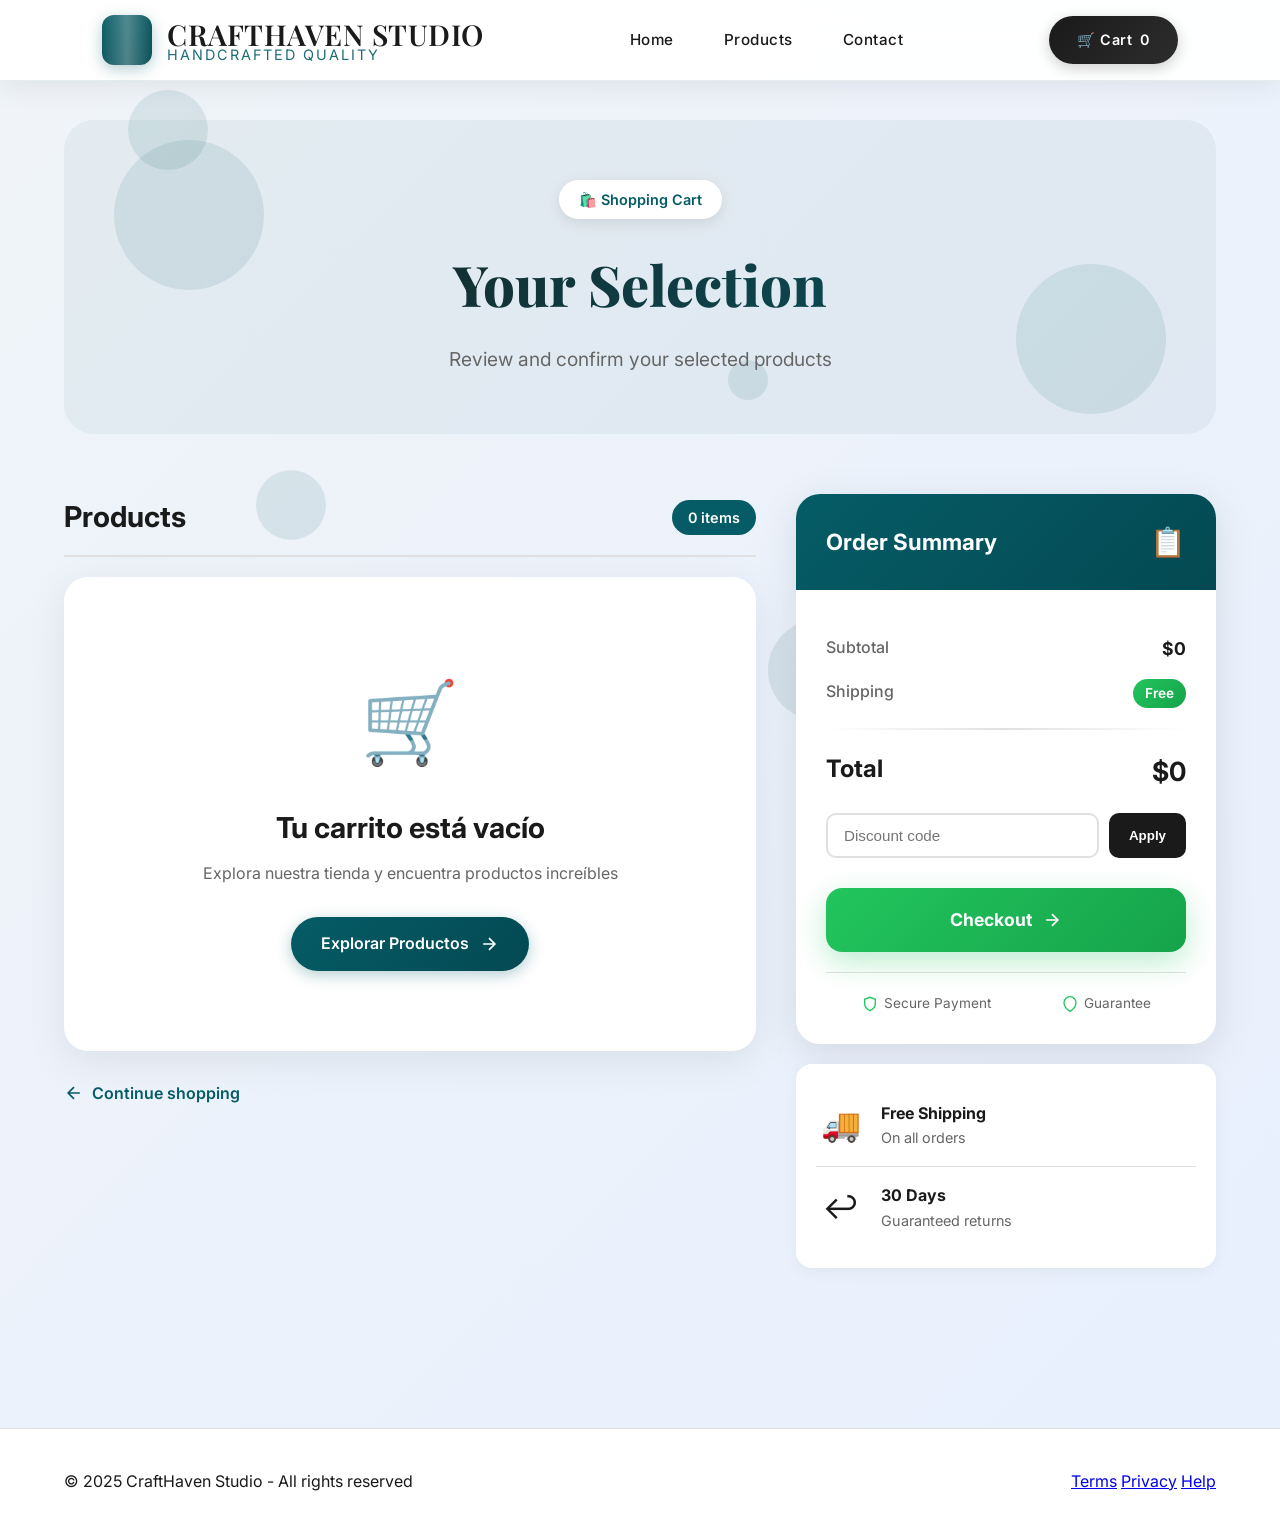
<file: Carrito/pagina_carrito.html>
<!DOCTYPE html>
<html lang="en">
<head>
    <meta charset="UTF-8">
    <meta name="viewport" content="width=device-width, initial-scale=1.0">
    <title>Your Cart - CraftHaven Studio</title>
    <link rel="stylesheet" href="./estilo_pagina_carrito.css">
    <link href="https://fonts.googleapis.com/css2?family=Inter:wght@300;400;500;600;700;800&family=Playfair+Display:wght@400;600;700&display=swap" rel="stylesheet">
</head>
<body>

<!-- Animated background particles -->
<div class="particles-bg">
    <div class="particle"></div>
    <div class="particle"></div>
    <div class="particle"></div>
    <div class="particle"></div>
    <div class="particle"></div>
</div>

<header>
    <div class="header-container">
            <div class="logo">
                <a href="../index.html">
                    <div class="logo-icon"></div>
                    <h1>CraftHaven Studio<br><span class="logo-subtitle">Handcrafted Quality</span></h1>
                </a>
            </div>

        <nav>
            <ul>
                <li><a href="../index.html">Home</a></li>
                <li><a href="../Productos/Productos.html">Products</a></li>
                <li><a href="../Contacto/contactos.html">Contact</a></li>
            </ul>
        </nav>

        <div class="header-actions">
            <a href="./Carrito/pagina_carrito.html" class="cart-button">
            🛒 Cart <span class="cart-count">0</span>
        </a>
        </div>
    </div>
</header>

<main class="cart-main-container">

    <!-- Hero Section -->
    <div class="cart-hero">
        <div class="hero-content">
            <div class="hero-badge">🛍️ Shopping Cart</div>
            <h1 class="hero-title">Your Selection</h1>
            <p class="hero-subtitle">Review and confirm your selected products</p>
        </div>
        <div class="hero-decoration">
            <div class="floating-element"></div>
            <div class="floating-element"></div>
        </div>
    </div>

    <div class="cart-grid">

        <!-- Products -->
        <section class="cart-items-column">
            <div class="section-header">
                <h2>Products</h2>
                <div class="item-count-badge">
                    <span id="items-count">0</span> items
                </div>
            </div>

            <div id="cart-container" class="cart-items-wrapper">
                <!-- Products are loaded dynamically here -->
                <div class="empty-state">
                    <div class="empty-icon">🛒</div>
                    <h3>Your cart is empty</h3>
                    <p>Explore our store and find incredible products</p>
                    <a href="../Productos/Productos.html" class="btn-explore">
                        Explore Products
                        <svg width="20" height="20" viewBox="0 0 24 24" fill="none" stroke="currentColor" stroke-width="2">
                            <path d="M5 12h14M12 5l7 7-7 7"/>
                        </svg>
                    </a>
                </div>
            </div>

            <div class="continue-shopping">
                <a href="../Productos/Productos.html">
                    <svg width="20" height="20" viewBox="0 0 24 24" fill="none" stroke="currentColor" stroke-width="2">
                        <path d="M19 12H5M12 19l-7-7 7-7"/>
                    </svg>
                    Continue shopping
                </a>
            </div>
        </section>

        <!-- Summary -->
        <aside class="cart-summary-column">
            <div class="summary-card">
                <div class="summary-header">
                    <h3>Order Summary</h3>
                    <div class="summary-icon">📋</div>
                </div>

                <div class="summary-body">
                    <div class="summary-line">
                        <span>Subtotal</span>
                        <span id="subtotal-price" class="price-value">$0</span>
                    </div>

                    <div class="summary-line">
                        <span>Shipping</span>
                        <span class="free-badge">Free</span>
                    </div>

                    <div class="summary-divider"></div>

                    <div class="summary-line total">
                        <span>Total</span>
                        <span id="total-price" class="price-value">$0</span>
                    </div>

                    <div class="promo-section">
                        <input type="text" placeholder="Discount code" class="promo-input">
                        <button class="promo-btn">Apply</button>
                    </div>
                </div>

                <div class="summary-footer">
                    <a href="../Finalizar_compra/Finalizar_compra.html" class="btn-checkout">
                        <span>Checkout</span>
                        <svg width="20" height="20" viewBox="0 0 24 24" fill="none" stroke="currentColor" stroke-width="2">
                            <path d="M5 12h14M12 5l7 7-7 7"/>
                        </svg>
                    </a>

                    <div class="secure-badges">
                        <div class="badge-item">
                            <svg width="16" height="16" viewBox="0 0 24 24" fill="none" stroke="currentColor" stroke-width="2">
                                <path d="M12 22s8-4 8-10V5l-8-3-8 3v7c0 6 8 10 8 10z"/>
                            </svg>
                            <span>Secure Payment</span>
                        </div>
                        <div class="badge-item">
                            <svg width="16" height="16" viewBox="0 0 24 24" fill="none" stroke="currentColor" stroke-width="2">
                                <path d="M21 10c0 7-9 13-9 13s-9-6-9-13a9 9 0 0118 0z"/>
                            </svg>
                            <span>Guarantee</span>
                        </div>
                    </div>
                </div>
            </div>

            <!-- Trust Badges -->
            <div class="trust-section">
                <div class="trust-item">
                    <div class="trust-icon">🚚</div>
                    <div class="trust-text">
                        <strong>Free Shipping</strong>
                        <p>On all orders</p>
                    </div>
                </div>
                <div class="trust-item">
                    <div class="trust-icon">↩️</div>
                    <div class="trust-text">
                        <strong>30 Days</strong>
                        <p>Guaranteed returns</p>
                    </div>
                </div>
            </div>
        </aside>

    </div>
</main>

<footer>
    <div class="footer-content">
        <p>&copy; 2025 CraftHaven Studio - All rights reserved</p>
        <div class="footer-links">
            <a href="#">Terms</a>
            <a href="#">Privacy</a>
            <a href="#">Help</a>
        </div>
    </div>
</footer>

<script src="./carrito.js"></script>
</body>
</html>
</file>
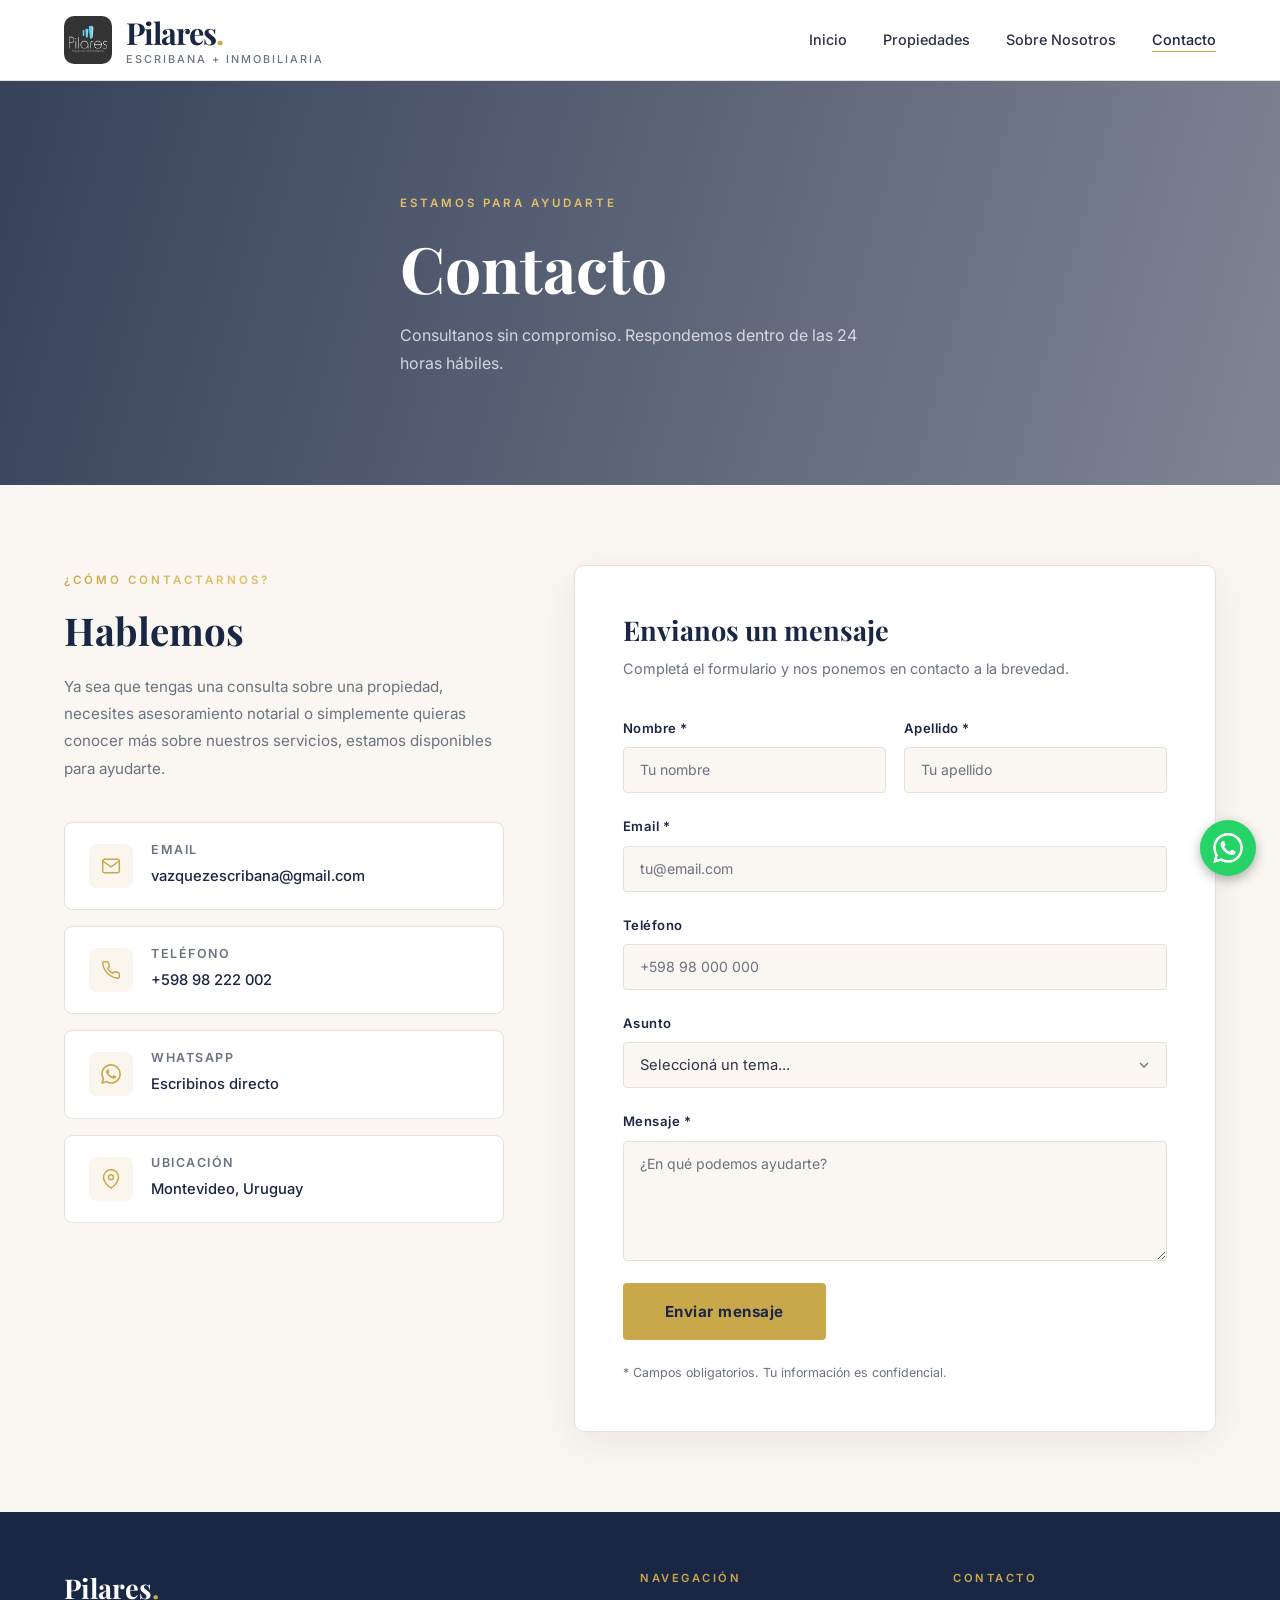
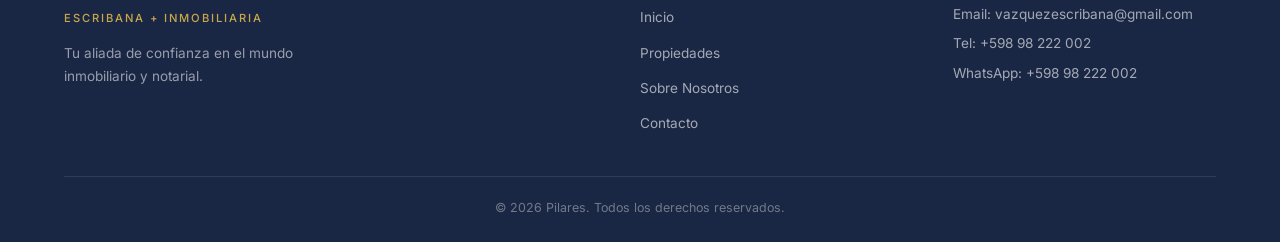
<file: Contacto/contactos.html>
<!DOCTYPE html>
<html lang="es">
<head>
    <meta charset="UTF-8">
    <meta name="viewport" content="width=device-width, initial-scale=1.0">
    <title>Contacto | Pilares — Escribana + Inmobiliaria Uruguay</title>
    <meta name="description" content="Contactá a Pilares para consultas sobre servicios notariales o propiedades en Uruguay. Escribana Pública y Corredora Inmobiliaria. Respondemos a la brevedad.">
    <meta name="robots" content="index, follow">
    <link rel="canonical" href="https://pilares.uy/Contacto/contactos.html">
    <meta property="og:type" content="website">
    <meta property="og:title" content="Contacto | Pilares — Escribana + Inmobiliaria Uruguay">
    <meta property="og:description" content="Contactá a Pilares para consultas sobre servicios notariales o propiedades en Uruguay. Respondemos a la brevedad.">
    <meta property="og:url" content="https://pilares.uy/Contacto/contactos.html">
    <meta property="og:locale" content="es_UY">
    <link rel="icon" type="image/jpeg" href="../Img/WhatsApp%20Image%202026-03-04%20at%2013.18.56.jpeg">
    <link rel="stylesheet" href="contacto_styles.css">
    <link href="https://fonts.googleapis.com/css2?family=Playfair+Display:wght@400;600;700&family=Inter:wght@300;400;500;600&display=swap" rel="stylesheet">
</head>
<body>

    <header>
        <div class="header-container">
            <div class="logo">
                <a href="../index.html">
                    <img class="logo-img" src="../Img/WhatsApp%20Image%202026-03-04%20at%2013.18.56.jpeg" alt="Pilares" width="48" height="48" decoding="async">
                    <div class="logo-text">
                        <h1>Pilares<span class="logo-accent">.</span></h1>
                        <span class="logo-subtitle">Escribana + Inmobiliaria</span>
                    </div>
                </a>
            </div>

            <div class="menu-toggle" id="menu-toggle">
                <span></span>
                <span></span>
                <span></span>
            </div>

            <nav id="main-nav">
                <ul>
                    <li><a href="../index.html">Inicio</a></li>
                    <li><a href="../Productos/Productos.html">Propiedades</a></li>
                    <li><a href="../Nosotros/nosotros.html">Sobre Nosotros</a></li>
                    <li><a href="./contactos.html" class="active">Contacto</a></li>
                </ul>
            </nav>
        </div>
    </header>

    <main class="contact-main">

        <!-- Page Hero -->
        <section class="page-hero">
            <div class="page-hero-overlay"></div>
            <div class="page-hero-content">
                <span class="section-tag">Estamos para ayudarte</span>
                <h1>Contacto</h1>
                <p>Consultanos sin compromiso. Respondemos dentro de las 24 horas hábiles.</p>
            </div>
        </section>

        <!-- Contact Section -->
        <section class="contact-section">
            <div class="contact-container">

                <!-- Info Column -->
                <div class="contact-info">
                    <span class="section-tag">¿Cómo contactarnos?</span>
                    <h2>Hablemos</h2>
                    <p class="contact-intro">Ya sea que tengas una consulta sobre una propiedad, necesites asesoramiento notarial o simplemente quieras conocer más sobre nuestros servicios, estamos disponibles para ayudarte.</p>

                    <div class="info-cards">
                        <div class="info-card">
                            <div class="info-icon">
                                <svg viewBox="0 0 24 24" fill="none" stroke="currentColor" stroke-width="1.8">
                                    <path d="M4 4h16c1.1 0 2 .9 2 2v12c0 1.1-.9 2-2 2H4c-1.1 0-2-.9-2-2V6c0-1.1.9-2 2-2z"/>
                                    <polyline points="22,6 12,13 2,6"/>
                                </svg>
                            </div>
                            <div class="info-text">
                                <h3>Email</h3>
                                <a href="mailto:vazquezescribana@gmail.com">vazquezescribana@gmail.com</a>
                            </div>
                        </div>

                        <div class="info-card">
                            <div class="info-icon">
                                <svg viewBox="0 0 24 24" fill="none" stroke="currentColor" stroke-width="1.8">
                                    <path d="M22 16.92v3a2 2 0 01-2.18 2 19.79 19.79 0 01-8.63-3.07 19.5 19.5 0 01-6-6 19.79 19.79 0 01-3.07-8.67A2 2 0 014.11 2h3a2 2 0 012 1.72 12.84 12.84 0 00.7 2.81 2 2 0 01-.45 2.11L8.09 9.91a16 16 0 006 6l1.27-1.27a2 2 0 012.11-.45 12.84 12.84 0 002.81.7A2 2 0 0122 16.92z"/>
                                </svg>
                            </div>
                            <div class="info-text">
                                <h3>Teléfono</h3>
                                <a href="tel:+59898222002">+598 98 222 002</a>
                            </div>
                        </div>

                        <div class="info-card">
                            <div class="info-icon">
                                <svg viewBox="0 0 24 24" fill="currentColor">
                                    <path d="M17.472 14.382c-.297-.149-1.758-.867-2.03-.967-.273-.099-.471-.148-.67.15-.197.297-.767.966-.94 1.164-.173.199-.347.223-.644.075-.297-.15-1.255-.463-2.39-1.475-.883-.788-1.48-1.761-1.653-2.059-.173-.297-.018-.458.13-.606.134-.133.298-.347.446-.52.149-.174.198-.298.298-.497.099-.198.05-.371-.025-.52-.075-.149-.669-1.612-.916-2.207-.242-.579-.487-.5-.669-.51-.173-.008-.371-.01-.57-.01-.198 0-.52.074-.792.372-.272.297-1.04 1.016-1.04 2.479 0 1.462 1.065 2.875 1.213 3.074.149.198 2.096 3.2 5.077 4.487.709.306 1.262.489 1.694.625.712.227 1.36.195 1.871.118.571-.085 1.758-.719 2.006-1.413.248-.694.248-1.289.173-1.413-.074-.124-.272-.198-.57-.347m-5.421 7.403h-.004a9.87 9.87 0 01-5.031-1.378l-.361-.214-3.741.982.998-3.648-.235-.374a9.86 9.86 0 01-1.51-5.26c.001-5.45 4.436-9.884 9.888-9.884 2.64 0 5.122 1.03 6.988 2.898a9.825 9.825 0 012.893 6.994c-.003 5.45-4.437 9.884-9.885 9.884m8.413-18.297A11.815 11.815 0 0012.05 0C5.495 0 .16 5.335.157 11.892c0 2.096.547 4.142 1.588 5.945L.057 24l6.305-1.654a11.882 11.882 0 005.683 1.448h.005c6.554 0 11.89-5.335 11.893-11.893a11.821 11.821 0 00-3.48-8.413z"/>
                                </svg>
                            </div>
                            <div class="info-text">
                                <h3>WhatsApp</h3>
                                <a href="https://wa.me/59898222002?text=Hola%2C%20quisiera%20consultar%20sobre%20una%20propiedad%20espec%C3%ADfica.%20%C2%BFMe%20pod%C3%A9s%20dar%20m%C3%A1s%20informaci%C3%B3n%3F" target="_blank">Escribinos directo</a>
                            </div>
                        </div>

                        <div class="info-card">
                            <div class="info-icon">
                                <svg viewBox="0 0 24 24" fill="none" stroke="currentColor" stroke-width="1.8">
                                    <path d="M21 10c0 7-9 13-9 13s-9-6-9-13a9 9 0 0118 0z"/>
                                    <circle cx="12" cy="10" r="3"/>
                                </svg>
                            </div>
                            <div class="info-text">
                                <h3>Ubicación</h3>
                                <span>Montevideo, Uruguay</span>
                            </div>
                        </div>
                    </div>
                </div>

                <!-- Form Column -->
                <div class="contact-form-col">
                    <div class="form-card">
                        <h3>Envianos un mensaje</h3>
                        <p>Completá el formulario y nos ponemos en contacto a la brevedad.</p>

                        <form class="contact-form" id="contact-form">
                            <div class="form-row">
                                <div class="form-group">
                                    <label for="nombre">Nombre *</label>
                                    <input type="text" id="nombre" name="nombre" placeholder="Tu nombre" required>
                                </div>
                                <div class="form-group">
                                    <label for="apellido">Apellido *</label>
                                    <input type="text" id="apellido" name="apellido" placeholder="Tu apellido" required>
                                </div>
                            </div>

                            <div class="form-group">
                                <label for="email">Email *</label>
                                <input type="email" id="email" name="email" placeholder="tu@email.com" required>
                            </div>

                            <div class="form-group">
                                <label for="telefono">Teléfono</label>
                                <input type="tel" id="telefono" name="telefono" placeholder="+598 98 000 000">
                            </div>

                            <div class="form-group">
                                <label for="asunto">Asunto</label>
                                <select id="asunto" name="asunto">
                                    <option value="">Seleccioná un tema...</option>
                                    <option value="propiedad">Consulta sobre una propiedad</option>
                                    <option value="escritura">Escrituras</option>
                                    <option value="alquiler">Alquiler</option>
                                    <option value="asesoramiento">Asesoramiento general</option>
                                    <option value="otro">Otro</option>
                                </select>
                            </div>

                            <div class="form-group">
                                <label for="mensaje">Mensaje *</label>
                                <textarea id="mensaje" name="mensaje" rows="5" placeholder="¿En qué podemos ayudarte?" required></textarea>
                            </div>

                            <button type="submit" class="submit-btn">
                                Enviar mensaje
                            </button>

                            <p class="form-note">* Campos obligatorios. Tu información es confidencial.</p>
                        </form>

                        <div class="form-success" id="form-success" style="display:none;">
                            <div class="success-icon">✓</div>
                            <h4>¡Mensaje enviado!</h4>
                            <p>Gracias por contactarnos. Te responderemos dentro de las 24 horas hábiles.</p>
                        </div>
                    </div>
                </div>

            </div>
        </section>

    </main>

    <footer>
        <div class="footer-content">
            <div class="footer-brand">
                <h3>Pilares<span class="logo-accent">.</span></h3>
                <p class="footer-brand-sub">Escribana + Inmobiliaria</p>
                <p class="footer-desc">Tu aliada de confianza en el mundo inmobiliario y notarial.</p>
            </div>
            <div class="footer-section">
                <h4>Navegación</h4>
                <ul>
                    <li><a href="../index.html">Inicio</a></li>
                    <li><a href="../Productos/Productos.html">Propiedades</a></li>
                    <li><a href="../Nosotros/nosotros.html">Sobre Nosotros</a></li>
                    <li><a href="./contactos.html">Contacto</a></li>
                </ul>
            </div>
            <div class="footer-section">
                <h4>Contacto</h4>
                <p>Email: vazquezescribana@gmail.com</p>
                <p>Tel: +598 98 222 002</p>
                <p>WhatsApp: +598 98 222 002</p>
            </div>
        </div>
        <div class="footer-bottom">
            <p>&copy; 2026 Pilares. Todos los derechos reservados.</p>
        </div>
    </footer>

    <script src="contacto.js"></script>

    <!-- WhatsApp Float Button -->
    <style>
        .whatsapp-float { position:fixed; bottom:24px; right:24px; background:#25D366; width:56px; height:56px; border-radius:50%; display:flex; align-items:center; justify-content:center; box-shadow:0 4px 12px rgba(0,0,0,.3); z-index:9999; transition:transform .2s,box-shadow .2s; }
        .whatsapp-float:hover { transform:scale(1.1); box-shadow:0 6px 16px rgba(0,0,0,.4); }
    </style>
    <a href="https://wa.me/59898222002" target="_blank" rel="noopener noreferrer" class="whatsapp-float" aria-label="Contactar por WhatsApp">
        <svg xmlns="http://www.w3.org/2000/svg" viewBox="0 0 24 24" width="30" height="30" fill="white"><path d="M17.472 14.382c-.297-.149-1.758-.867-2.03-.967-.273-.099-.471-.148-.67.15-.197.297-.767.966-.94 1.164-.173.199-.347.223-.644.075-.297-.15-1.255-.463-2.39-1.475-.883-.788-1.48-1.761-1.653-2.059-.173-.297-.018-.458.13-.606.134-.133.298-.347.446-.52.149-.174.198-.298.298-.497.099-.198.05-.371-.025-.52-.075-.149-.669-1.612-.916-2.207-.242-.579-.487-.5-.669-.51-.173-.008-.371-.01-.57-.01-.198 0-.52.074-.792.372-.272.297-1.04 1.016-1.04 2.479 0 1.462 1.065 2.875 1.213 3.074.149.198 2.096 3.2 5.077 4.487.709.306 1.262.489 1.694.625.712.227 1.36.195 1.871.118.571-.085 1.758-.719 2.006-1.413.248-.694.248-1.289.173-1.413-.074-.124-.272-.198-.57-.347m-5.421 7.403h-.004a9.87 9.87 0 01-5.031-1.378l-.361-.214-3.741.982.998-3.648-.235-.374a9.86 9.86 0 01-1.51-5.26c.001-5.45 4.436-9.884 9.888-9.884 2.64 0 5.122 1.03 6.988 2.898a9.825 9.825 0 012.893 6.994c-.003 5.45-4.437 9.884-9.885 9.884m8.413-18.297A11.815 11.815 0 0012.05 0C5.495 0 .16 5.335.157 11.892c0 2.096.547 4.142 1.588 5.945L.057 24l6.305-1.654a11.882 11.882 0 005.683 1.448h.005c6.554 0 11.89-5.335 11.893-11.893a11.821 11.821 0 00-3.48-8.413z"/></svg>
    </a>
</body>
</html>
</file>
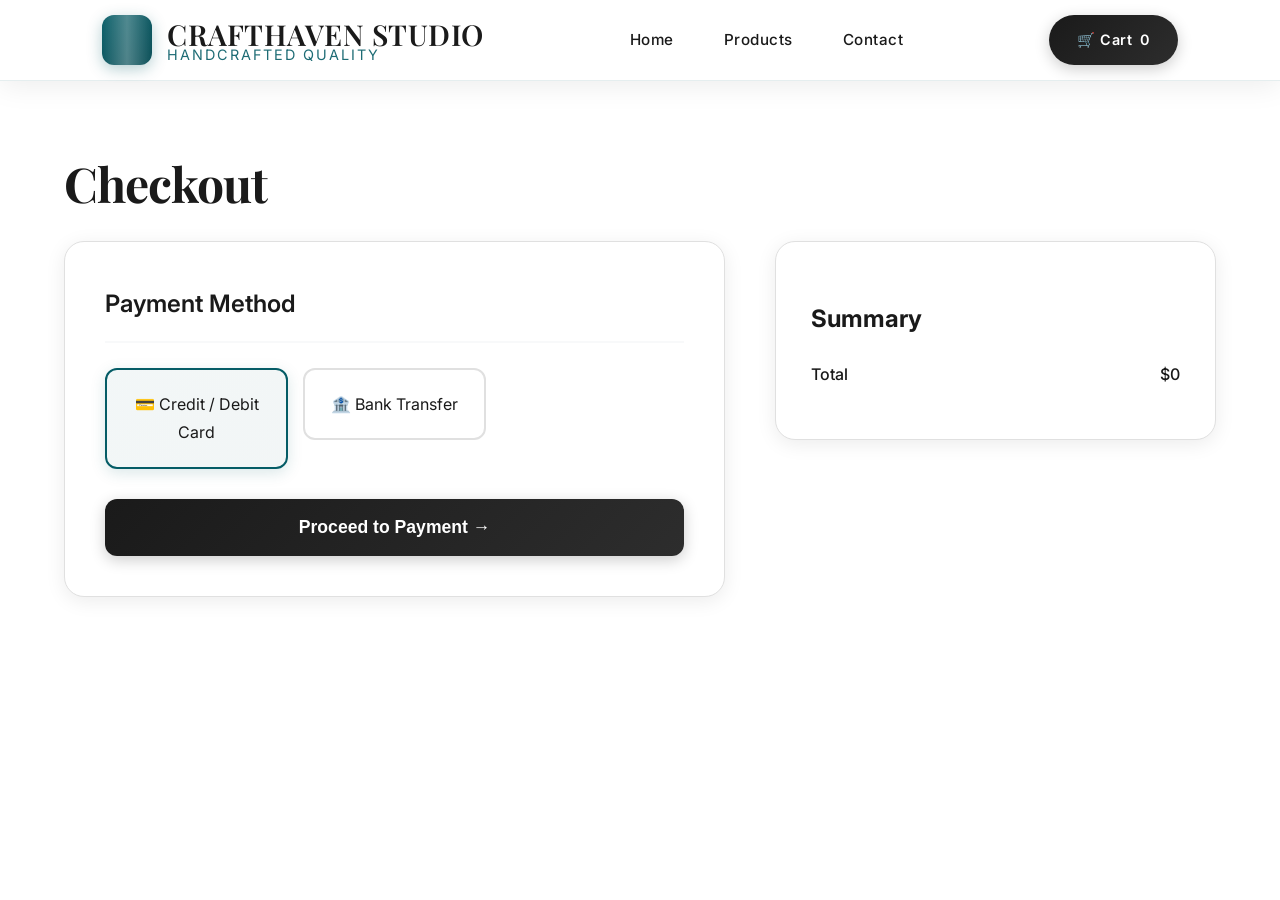
<file: Finalizar_compra/Finalizar_compra.html>
<!DOCTYPE html>
<html lang="en">
<head>
    <meta charset="UTF-8">
    <meta name="viewport" content="width=device-width, initial-scale=1.0">
    <title>Checkout - CraftHaven Studio</title>
    <link rel="stylesheet" href="./estilo_pagina_compra.css">
</head>
<body>

<header>
    <div class="header-container">
            <div class="logo">
                <a href="../index.html">
                    <div class="logo-icon"></div>
                    <h1>CraftHaven Studio<br><span class="logo-subtitle">Handcrafted Quality</span></h1>
                </a>
            </div>

        <nav>
            <ul>
                <li><a href="../index.html">Home</a></li>
                <li><a href="../Productos/Productos.html">Products</a></li>
                <li><a href="../Contacto/contactos.html">Contact</a></li>
            </ul>
        </nav>

        <a href="../Carrito/pagina_carrito.html" class="cart-button">
            🛒 Cart <span class="cart-count">0</span>
        </a>
    </div>
</header>

<main class="checkout-main-container">
    <h1 class="section-title">Checkout</h1>

    <div class="checkout-grid">

        <!-- LEFT COLUMN -->
        <section class="checkout-form-column">
            <div class="checkout-form">

                <h2 class="form-section-title">Payment Method</h2>

                <div class="payment-methods">
                    <label class="payment-option">
                        <input type="radio" name="payment-method" value="mercadopago" checked>
                        <div class="payment-card">
                            💳 Credit / Debit Card
                        </div>
                    </label>

                    <label class="payment-option">
                        <input type="radio" name="payment-method" value="transferencia">
                        <div class="payment-card">
                            🏦 Bank Transfer
                        </div>
                    </label>
                </div>

                <!-- FINAL BUTTON -->
                <button id="main-pay-button" class="submit-order-btn">
                    Proceed to Payment →
                </button>

                <div id="status-message"></div>

            </div>
        </section>

        <!-- RIGHT COLUMN -->
        <aside class="checkout-summary-column">
            <div class="summary-card">
                <h2>Summary</h2>
                <div id="order-items"></div>

                <div class="summary-line">
                    <span>Total</span>
                    <span id="total-price">$0</span>
                </div>
            </div>
        </aside>

    </div>
</main>

<script src="./finalizar_compra.js"></script>
</body>
</html>
</file>
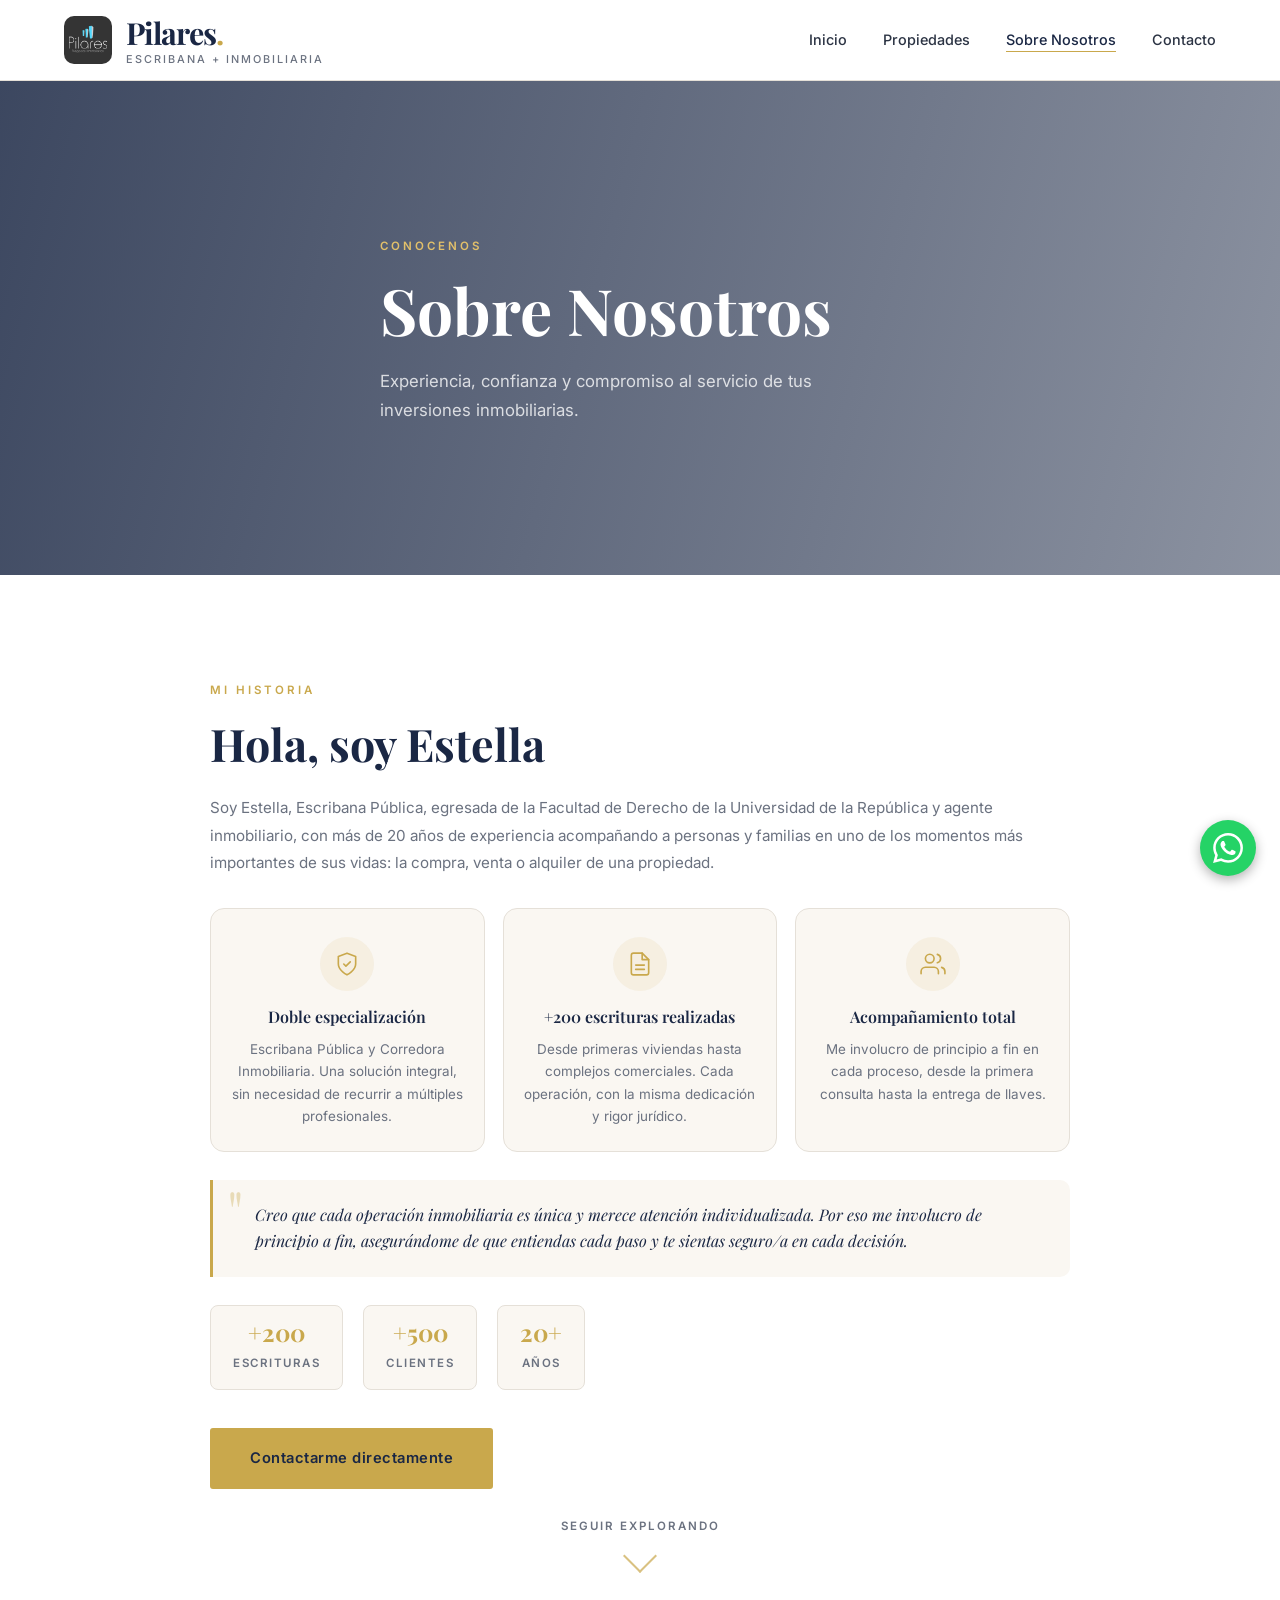
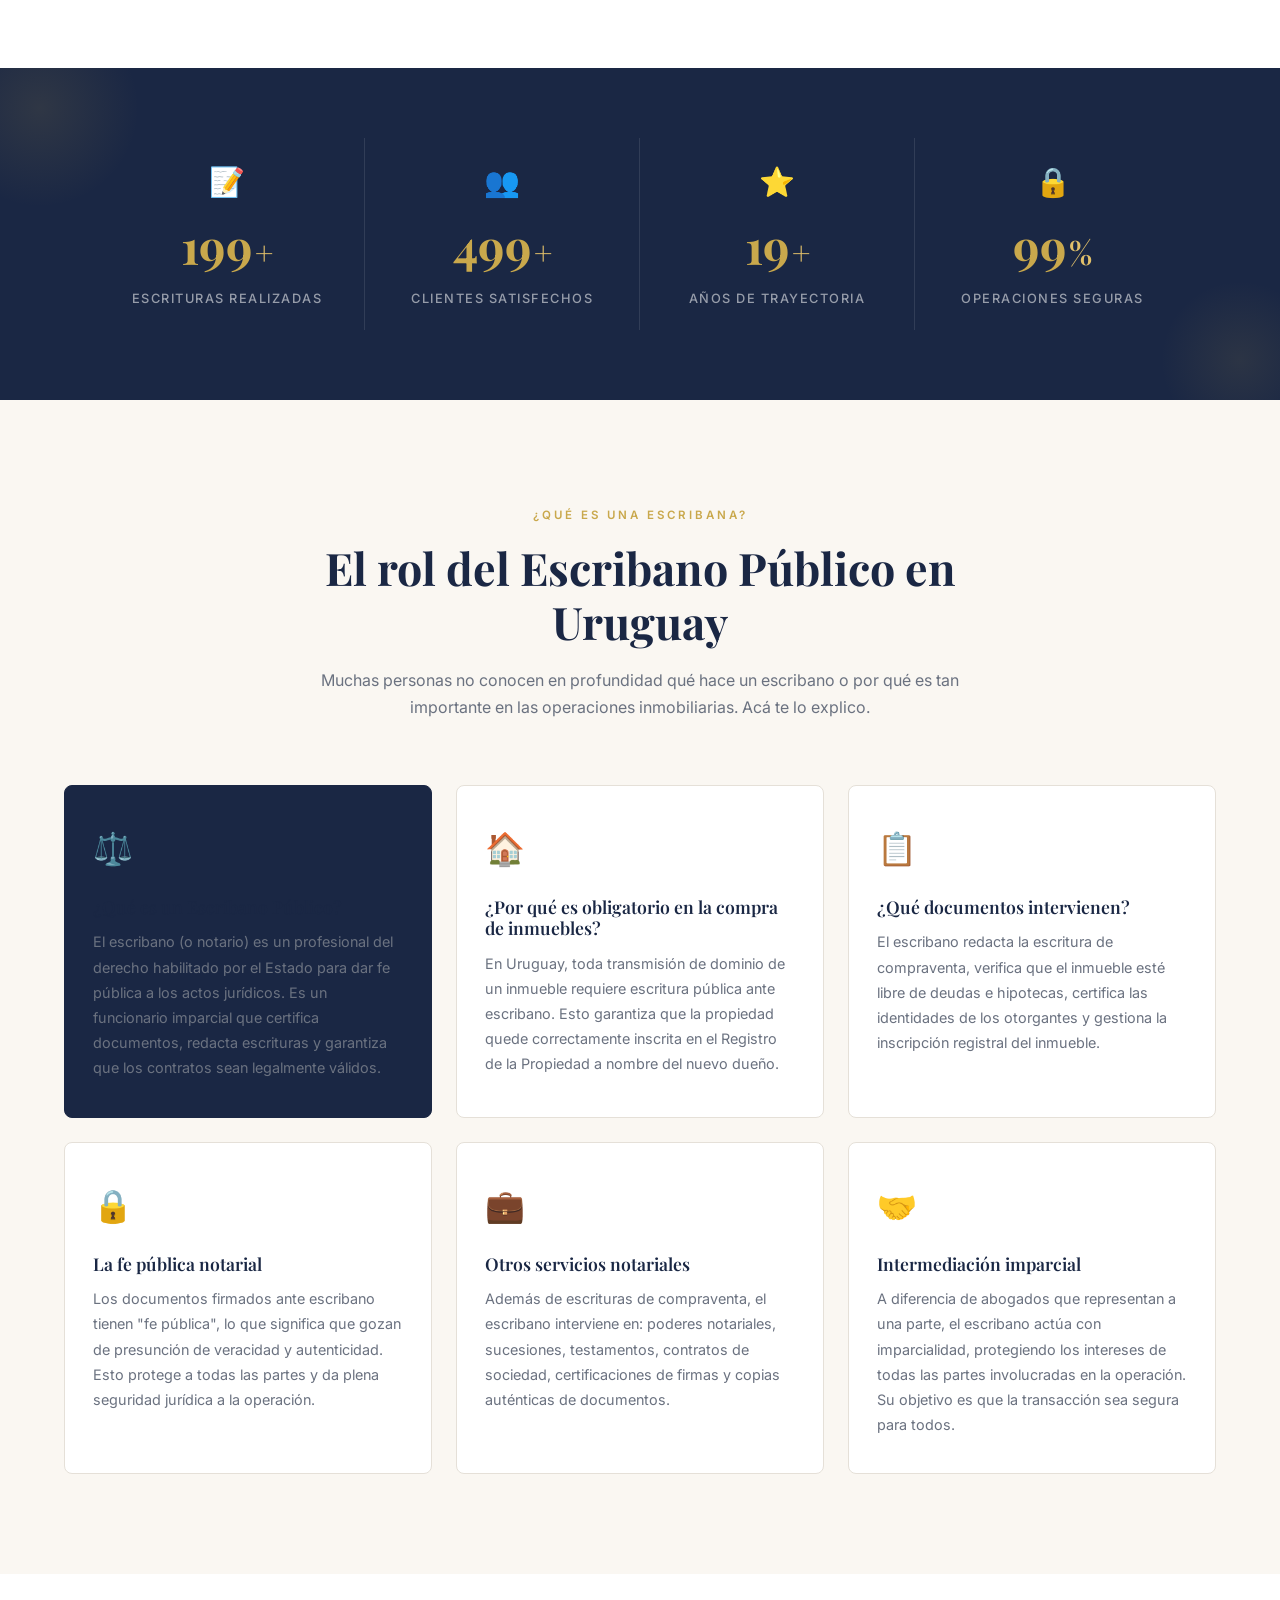
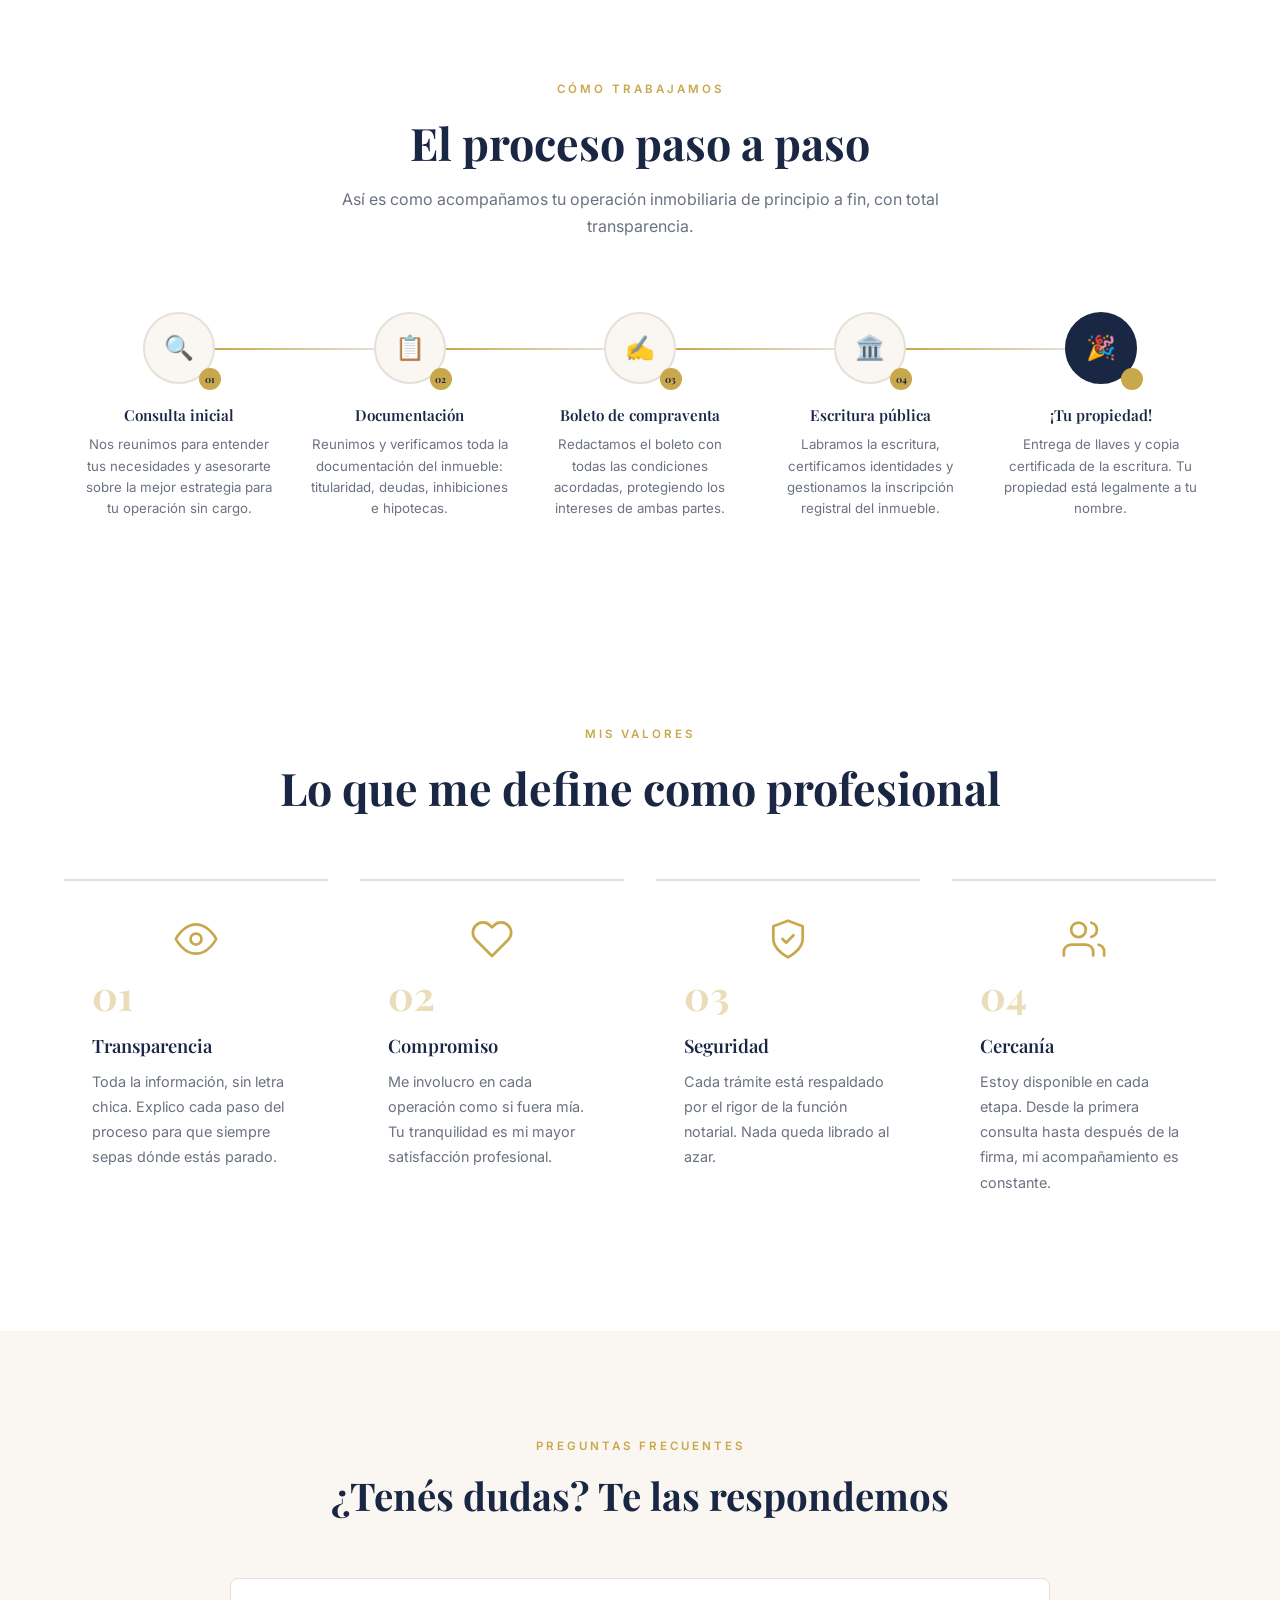
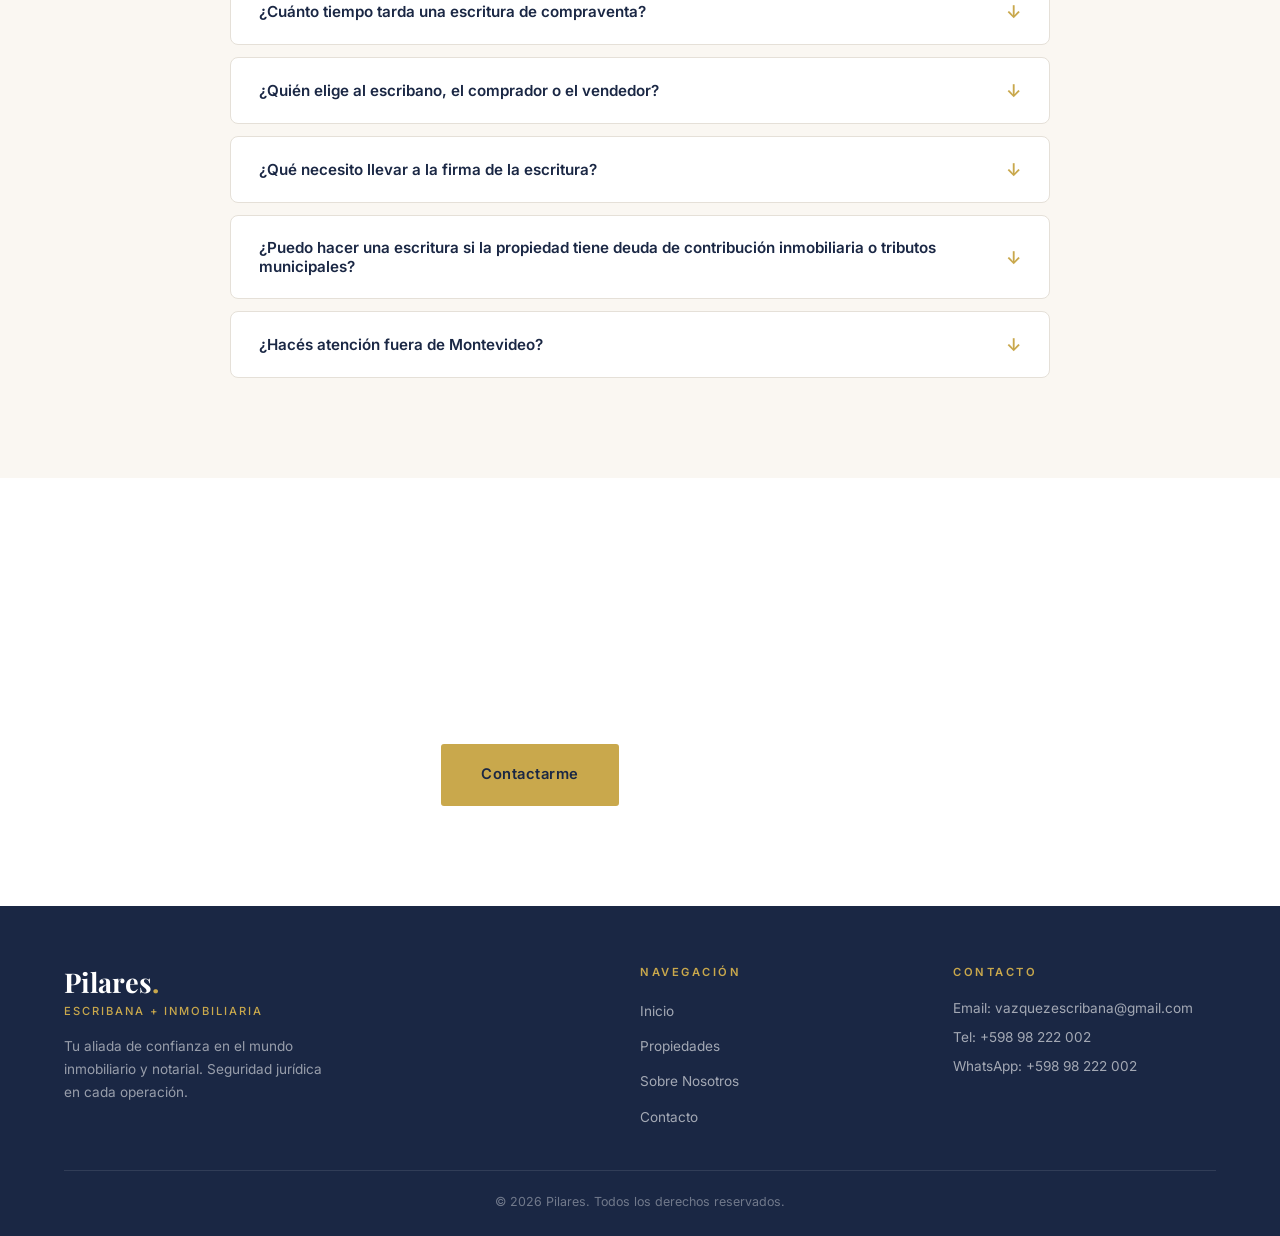
<file: Nosotros/nosotros.html>
<!DOCTYPE html>
<html lang="es">
<head>
    <meta charset="UTF-8">
    <meta name="viewport" content="width=device-width, initial-scale=1.0">
    <title>Sobre Nosotros | Pilares — Escribana + Inmobiliaria Uruguay</title>
    <meta name="description" content="Conocé a Pilares: Escribana Pública y Corredora Inmobiliaria en Uruguay con más de 20 años de experiencia. Una solución integral para tus operaciones inmobiliarias y notariales.">
    <meta name="robots" content="index, follow">
    <link rel="canonical" href="https://pilares.uy/Nosotros/nosotros.html">
    <meta property="og:type" content="website">
    <meta property="og:title" content="Sobre Nosotros | Pilares — Escribana + Inmobiliaria Uruguay">
    <meta property="og:description" content="Escribana Pública y Corredora Inmobiliaria con más de 20 años de experiencia en Uruguay. Una solución integral sin necesidad de recurrir a múltiples profesionales.">
    <meta property="og:url" content="https://pilares.uy/Nosotros/nosotros.html">
    <meta property="og:locale" content="es_UY">
    <link rel="icon" type="image/jpeg" href="../Img/WhatsApp%20Image%202026-03-04%20at%2013.18.56.jpeg">
    <link rel="stylesheet" href="nosotros.css">
    <link href="https://fonts.googleapis.com/css2?family=Playfair+Display:wght@400;600;700&family=Inter:wght@300;400;500;600&display=swap" rel="stylesheet">
</head>
<body>

    <!-- Scroll progress bar -->
    <div class="scroll-progress" id="scroll-progress"></div>

    <header>
        <div class="header-container">
            <div class="logo">
                <a href="../index.html">
                    <img class="logo-img" src="../Img/WhatsApp%20Image%202026-03-04%20at%2013.18.56.jpeg" alt="Pilares" width="48" height="48" decoding="async">
                    <div class="logo-text">
                        <h1>Pilares<span class="logo-accent">.</span></h1>
                        <span class="logo-subtitle">Escribana + Inmobiliaria</span>
                    </div>
                </a>
            </div>

            <div class="menu-toggle" id="menu-toggle">
                <span></span>
                <span></span>
                <span></span>
            </div>

            <nav id="main-nav">
                <ul>
                    <li><a href="../index.html">Inicio</a></li>
                    <li><a href="../Productos/Productos.html">Propiedades</a></li>
                    <li><a href="./nosotros.html" class="active">Sobre Nosotros</a></li>
                    <li><a href="../Contacto/contactos.html">Contacto</a></li>
                </ul>
            </nav>
        </div>
    </header>

    <main>

        <!-- Page Hero con partículas -->
        <section class="page-hero">
            <div class="hero-particles" id="hero-particles"></div>
            <div class="page-hero-overlay"></div>
            <div class="page-hero-content">
                <span class="section-tag">Conocenos</span>
                <h1>Sobre Nosotros</h1>
                <p>Experiencia, confianza y compromiso al servicio de tus inversiones inmobiliarias.</p>
            </div>
        </section>

        <!-- Profile Section -->
        <section class="profile-section">
            <div class="profile-container profile-container--single">
                <div class="profile-content profile-content--centered">
                    <span class="section-tag">Mi historia</span>
                    <h2>Hola, soy Estella</h2>
                    <p class="profile-intro">
                        Soy Estella, Escribana Pública, egresada de la Facultad de Derecho de la Universidad de la República y agente inmobiliario, con más de 20 años de experiencia acompañando a personas y familias en uno de los momentos más importantes de sus vidas: la compra, venta o alquiler de una propiedad.
                    </p>

                    <!-- Tarjetas de especialización -->
                    <div class="expertise-grid">
                        <div class="expertise-card">
                            <div class="expertise-icon">
                                <svg viewBox="0 0 24 24" fill="none" stroke="currentColor" stroke-width="1.5" stroke-linecap="round" stroke-linejoin="round">
                                    <path d="M12 22s8-4 8-10V5l-8-3-8 3v7c0 6 8 10 8 10z"/>
                                    <polyline points="9 12 11 14 15 10"/>
                                </svg>
                            </div>
                            <h4>Doble especialización</h4>
                            <p>Escribana Pública y Corredora Inmobiliaria. Una solución integral, sin necesidad de recurrir a múltiples profesionales.</p>
                        </div>
                        <div class="expertise-card">
                            <div class="expertise-icon">
                                <svg viewBox="0 0 24 24" fill="none" stroke="currentColor" stroke-width="1.5" stroke-linecap="round" stroke-linejoin="round">
                                    <path d="M14 2H6a2 2 0 00-2 2v16a2 2 0 002 2h12a2 2 0 002-2V8z"/>
                                    <polyline points="14 2 14 8 20 8"/>
                                    <line x1="16" y1="13" x2="8" y2="13"/>
                                    <line x1="16" y1="17" x2="8" y2="17"/>
                                </svg>
                            </div>
                            <h4>+200 escrituras realizadas</h4>
                            <p>Desde primeras viviendas hasta complejos comerciales. Cada operación, con la misma dedicación y rigor jurídico.</p>
                        </div>
                        <div class="expertise-card">
                            <div class="expertise-icon">
                                <svg viewBox="0 0 24 24" fill="none" stroke="currentColor" stroke-width="1.5" stroke-linecap="round" stroke-linejoin="round">
                                    <path d="M17 21v-2a4 4 0 00-4-4H5a4 4 0 00-4 4v2"/>
                                    <circle cx="9" cy="7" r="4"/>
                                    <path d="M23 21v-2a4 4 0 00-3-3.87M16 3.13a4 4 0 010 7.75"/>
                                </svg>
                            </div>
                            <h4>Acompañamiento total</h4>
                            <p>Me involucro de principio a fin en cada proceso, desde la primera consulta hasta la entrega de llaves.</p>
                        </div>
                    </div>

                    <!-- Cita destacada -->
                    <blockquote class="profile-quote">
                        <span class="quote-mark">"</span>
                        <p>Creo que cada operación inmobiliaria es única y merece atención individualizada. Por eso me involucro de principio a fin, asegurándome de que entiendas cada paso y te sientas seguro/a en cada decisión.</p>
                    </blockquote>

                    <div class="profile-badges">
                        <div class="profile-badge">
                            <span class="badge-num">+200</span>
                            <span class="badge-label">Escrituras</span>
                        </div>
                        <div class="profile-badge">
                            <span class="badge-num">+500</span>
                            <span class="badge-label">Clientes</span>
                        </div>
                        <div class="profile-badge">
                            <span class="badge-num">20+</span>
                            <span class="badge-label">Años</span>
                        </div>
                    </div>

                    <a href="../Contacto/contactos.html" class="btn-primary">Contactarme directamente</a>
                </div>
            </div>
            <div class="section-scroll-hint">
                <span class="scroll-hint-label">Seguir explorando</span>
                <div class="scroll-hint-arrow"></div>
            </div>
        </section>


        <!-- Stats Section -->
        <section class="stats-section">
            <div class="stats-container">
                <div class="stat-block">
                    <div class="stat-icon">📝</div>
                    <div class="stat-number-wrap">
                        <span class="stat-number" data-target="200">0</span>
                        <span class="stat-suffix">+</span>
                    </div>
                    <p class="stat-label">Escrituras realizadas</p>
                </div>
                <div class="stat-block">
                    <div class="stat-icon">👥</div>
                    <div class="stat-number-wrap">
                        <span class="stat-number" data-target="500">0</span>
                        <span class="stat-suffix">+</span>
                    </div>
                    <p class="stat-label">Clientes satisfechos</p>
                </div>
                <div class="stat-block">
                    <div class="stat-icon">⭐</div>
                    <div class="stat-number-wrap">
                        <span class="stat-number" data-target="20">0</span>
                        <span class="stat-suffix">+</span>
                    </div>
                    <p class="stat-label">Años de trayectoria</p>
                </div>
                <div class="stat-block">
                    <div class="stat-icon">🔒</div>
                    <div class="stat-number-wrap">
                        <span class="stat-number" data-target="100">0</span>
                        <span class="stat-suffix">%</span>
                    </div>
                    <p class="stat-label">Operaciones seguras</p>
                </div>
            </div>
        </section>

        <!-- What is a Notary Section -->
        <section class="notary-section">
            <div class="notary-container">
                <div class="notary-intro">
                    <span class="section-tag">¿Qué es una escribana?</span>
                    <h2>El rol del Escribano Público en Uruguay</h2>
                    <p>Muchas personas no conocen en profundidad qué hace un escribano o por qué es tan importante en las operaciones inmobiliarias. Acá te lo explico.</p>
                </div>

                <div class="notary-grid">
                    <div class="notary-card notary-card--highlight">
                        <div class="notary-icon">⚖️</div>
                        <h3>¿Qué es un Escribano Público?</h3>
                        <p>El escribano (o notario) es un profesional del derecho habilitado por el Estado para dar fe pública a los actos jurídicos. Es un funcionario imparcial que certifica documentos, redacta escrituras y garantiza que los contratos sean legalmente válidos.</p>
                    </div>

                    <div class="notary-card">
                        <div class="notary-icon">🏠</div>
                        <h3>¿Por qué es obligatorio en la compra de inmuebles?</h3>
                        <p>En Uruguay, toda transmisión de dominio de un inmueble requiere escritura pública ante escribano. Esto garantiza que la propiedad quede correctamente inscrita en el Registro de la Propiedad a nombre del nuevo dueño.</p>
                    </div>

                    <div class="notary-card">
                        <div class="notary-icon">📋</div>
                        <h3>¿Qué documentos intervienen?</h3>
                        <p>El escribano redacta la escritura de compraventa, verifica que el inmueble esté libre de deudas e hipotecas, certifica las identidades de los otorgantes y gestiona la inscripción registral del inmueble.</p>
                    </div>

                    <div class="notary-card">
                        <div class="notary-icon">🔒</div>
                        <h3>La fe pública notarial</h3>
                        <p>Los documentos firmados ante escribano tienen "fe pública", lo que significa que gozan de presunción de veracidad y autenticidad. Esto protege a todas las partes y da plena seguridad jurídica a la operación.</p>
                    </div>

                    <div class="notary-card">
                        <div class="notary-icon">💼</div>
                        <h3>Otros servicios notariales</h3>
                        <p>Además de escrituras de compraventa, el escribano interviene en: poderes notariales, sucesiones, testamentos, contratos de sociedad, certificaciones de firmas y copias auténticas de documentos.</p>
                    </div>

                    <div class="notary-card">
                        <div class="notary-icon">🤝</div>
                        <h3>Intermediación imparcial</h3>
                        <p>A diferencia de abogados que representan a una parte, el escribano actúa con imparcialidad, protegiendo los intereses de todas las partes involucradas en la operación. Su objetivo es que la transacción sea segura para todos.</p>
                    </div>
                </div>
            </div>
        </section>

        <!-- Process Section -->
        <section class="process-section">
            <div class="process-container">
                <div class="process-header">
                    <span class="section-tag">Cómo trabajamos</span>
                    <h2>El proceso paso a paso</h2>
                    <p>Así es como acompañamos tu operación inmobiliaria de principio a fin, con total transparencia.</p>
                </div>
                <div class="process-steps">
                    <div class="process-step">
                        <div class="step-bubble">
                            <span class="step-icon">🔍</span>
                            <span class="step-num">01</span>
                        </div>
                        <div class="step-connector"></div>
                        <h3>Consulta inicial</h3>
                        <p>Nos reunimos para entender tus necesidades y asesorarte sobre la mejor estrategia para tu operación sin cargo.</p>
                    </div>
                    <div class="process-step">
                        <div class="step-bubble">
                            <span class="step-icon">📋</span>
                            <span class="step-num">02</span>
                        </div>
                        <div class="step-connector"></div>
                        <h3>Documentación</h3>
                        <p>Reunimos y verificamos toda la documentación del inmueble: titularidad, deudas, inhibiciones e hipotecas.</p>
                    </div>
                    <div class="process-step">
                        <div class="step-bubble">
                            <span class="step-icon">✍️</span>
                            <span class="step-num">03</span>
                        </div>
                        <div class="step-connector"></div>
                        <h3>Boleto de compraventa</h3>
                        <p>Redactamos el boleto con todas las condiciones acordadas, protegiendo los intereses de ambas partes.</p>
                    </div>
                    <div class="process-step">
                        <div class="step-bubble">
                            <span class="step-icon">🏛️</span>
                            <span class="step-num">04</span>
                        </div>
                        <div class="step-connector"></div>
                        <h3>Escritura pública</h3>
                        <p>Labramos la escritura, certificamos identidades y gestionamos la inscripción registral del inmueble.</p>
                    </div>
                    <div class="process-step">
                        <div class="step-bubble step-bubble--final">
                            <span class="step-icon">🎉</span>
                            <span class="step-num">05</span>
                        </div>
                        <h3>¡Tu propiedad!</h3>
                        <p>Entrega de llaves y copia certificada de la escritura. Tu propiedad está legalmente a tu nombre.</p>
                    </div>
                </div>
            </div>
        </section>

        
        <!-- Values Section -->
        <section class="values-section">
            <div class="values-container">
                <div class="values-header">
                    <span class="section-tag">Mis valores</span>
                    <h2>Lo que me define como profesional</h2>
                </div>
                <div class="values-grid">
                    <div class="value-item">
                        <div class="value-icon">
                            <svg viewBox="0 0 24 24" fill="none" stroke="currentColor" stroke-width="1.5" stroke-linecap="round" stroke-linejoin="round">
                                <path d="M1 12s4-8 11-8 11 8 11 8-4 8-11 8-11-8-11-8z"/>
                                <circle cx="12" cy="12" r="3"/>
                            </svg>
                        </div>
                        <div class="value-number">01</div>
                        <h3>Transparencia</h3>
                        <p>Toda la información, sin letra chica. Explico cada paso del proceso para que siempre sepas dónde estás parado.</p>
                    </div>
                    <div class="value-item">
                        <div class="value-icon">
                            <svg viewBox="0 0 24 24" fill="none" stroke="currentColor" stroke-width="1.5" stroke-linecap="round" stroke-linejoin="round">
                                <path d="M20.84 4.61a5.5 5.5 0 00-7.78 0L12 5.67l-1.06-1.06a5.5 5.5 0 00-7.78 7.78l1.06 1.06L12 21.23l7.78-7.78 1.06-1.06a5.5 5.5 0 000-7.78z"/>
                            </svg>
                        </div>
                        <div class="value-number">02</div>
                        <h3>Compromiso</h3>
                        <p>Me involucro en cada operación como si fuera mía. Tu tranquilidad es mi mayor satisfacción profesional.</p>
                    </div>
                    <div class="value-item">
                        <div class="value-icon">
                            <svg viewBox="0 0 24 24" fill="none" stroke="currentColor" stroke-width="1.5" stroke-linecap="round" stroke-linejoin="round">
                                <path d="M12 22s8-4 8-10V5l-8-3-8 3v7c0 6 8 10 8 10z"/>
                                <polyline points="9 12 11 14 15 10"/>
                            </svg>
                        </div>
                        <div class="value-number">03</div>
                        <h3>Seguridad</h3>
                        <p>Cada trámite está respaldado por el rigor de la función notarial. Nada queda librado al azar.</p>
                    </div>
                    <div class="value-item">
                        <div class="value-icon">
                            <svg viewBox="0 0 24 24" fill="none" stroke="currentColor" stroke-width="1.5" stroke-linecap="round" stroke-linejoin="round">
                                <path d="M17 21v-2a4 4 0 00-4-4H5a4 4 0 00-4 4v2"/>
                                <circle cx="9" cy="7" r="4"/>
                                <path d="M23 21v-2a4 4 0 00-3-3.87M16 3.13a4 4 0 010 7.75"/>
                            </svg>
                        </div>
                        <div class="value-number">04</div>
                        <h3>Cercanía</h3>
                        <p>Estoy disponible en cada etapa. Desde la primera consulta hasta después de la firma, mi acompañamiento es constante.</p>
                    </div>
                </div>
            </div>
        </section>

        <!-- Testimonials Section -->
       

        <!-- FAQ Section -->
        <section class="faq-section">
            <div class="faq-container">
                <div class="faq-header">
                    <span class="section-tag">Preguntas frecuentes</span>
                    <h2>¿Tenés dudas? Te las respondemos</h2>
                </div>
                <div class="faq-list">
                    <div class="faq-item">
                        <button class="faq-question">
                            <span>¿Cuánto tiempo tarda una escritura de compraventa?</span>
                            <span class="faq-arrow">↓</span>
                        </button>
                        <div class="faq-answer">
                            <p>Depende del caso, pero en general el proceso completo —desde el boleto hasta la escritura— lleva entre 30 y 60 días hábiles. Este plazo incluye la obtención de certificados registrales, verificación de inhibiciones y coordinación con las partes. En operaciones sin complicaciones puede ser más rápido.</p>
                        </div>
                    </div>
                    <div class="faq-item">
                        <button class="faq-question">
                            <span>¿Quién elige al escribano, el comprador o el vendedor?</span>
                            <span class="faq-arrow">↓</span>
                        </button>
                        <div class="faq-answer">
                            <p>Según la práctica habitual en Uruguay, el comprador es quien designa al escribano autorizante. Sin embargo, esto puede variar según lo acordado entre las partes en el boleto de compraventa. Ambas partes pueden acordar libremente cualquier escribano de su confianza.</p>
                        </div>
                    </div>
                    <div class="faq-item">
                        <button class="faq-question">
                            <span>¿Qué necesito llevar a la firma de la escritura?</span>
                            <span class="faq-arrow">↓</span>
                        </button>
                        <div class="faq-answer">
                            <p>Generalmente necesitás: Cédula de Identidad original, el boleto de compraventa, comprobantes de los pagos realizados, y en caso de estar casado/a, presencia del cónyuge o su autorización notarial. Mi equipo te envía con anticipación una lista completa de documentos según tu caso particular.</p>
                        </div>
                    </div>
                    <div class="faq-item">
                        <button class="faq-question">
                            <span>¿Puedo hacer una escritura si la propiedad tiene deuda de contribución inmobiliaria o tributos municipales?</span>
                            <span class="faq-arrow">↓</span>
                        </button>
                        <div class="faq-answer">
                            <p>Sí, pero las deudas deben estar regularizadas antes de la firma. En muchos casos, los montos adeudados se retienen del precio de venta y se abonan directamente en el momento de la escritura, garantizando así que la propiedad se transfiera libre de deudas.</p>
                        </div>
                    </div>
                    <div class="faq-item">
                        <button class="faq-question">
                            <span>¿Hacés atención fuera de Montevideo?</span>
                            <span class="faq-arrow">↓</span>
                        </button>
                        <div class="faq-answer">
                            <p>Sí. Tengo experiencia en operaciones en distintos departamentos del Uruguay, como Maldonado, Canelones, Colonia, Punta del Este y más. Para operaciones en el interior del país puedo coordinar con escribanos locales de confianza. Consultame por tu caso específico.</p>
                        </div>
                    </div>
                </div>
            </div>
        </section>

        <!-- CTA Section -->
        <section class="cta-section">
            <div class="cta-content">
                <h2>¿Tenés alguna consulta?</h2>
                <p>Estoy para ayudarte. Podés consultarme sin compromiso sobre cualquier operación inmobiliaria o trámite notarial.</p>
                <div class="cta-buttons">
                    <a href="../Contacto/contactos.html" class="btn-gold">Contactarme</a>
                    <a href="../Productos/Productos.html" class="btn-ghost-light">Ver propiedades</a>
                </div>
            </div>
        </section>

    </main>

    <footer>
        <div class="footer-content">
            <div class="footer-brand">
                <h3>Pilares<span class="logo-accent">.</span></h3>
                <p class="footer-brand-sub">Escribana + Inmobiliaria</p>
                <p class="footer-desc">Tu aliada de confianza en el mundo inmobiliario y notarial. Seguridad jurídica en cada operación.</p>
            </div>
            <div class="footer-section">
                <h4>Navegación</h4>
                <ul>
                    <li><a href="../index.html">Inicio</a></li>
                    <li><a href="../Productos/Productos.html">Propiedades</a></li>
                    <li><a href="./nosotros.html">Sobre Nosotros</a></li>
                    <li><a href="../Contacto/contactos.html">Contacto</a></li>
                </ul>
            </div>
            <div class="footer-section">
                <h4>Contacto</h4>
                <p>Email: vazquezescribana@gmail.com</p>
                <p>Tel: +598 98 222 002</p>
                <p>WhatsApp: +598 98 222 002</p>
            </div>
        </div>
        <div class="footer-bottom">
            <p>&copy; 2026 Pilares. Todos los derechos reservados.</p>
        </div>
    </footer>

    <script src="nosotros.js"></script>

    <!-- WhatsApp Float Button -->
    <style>
        .whatsapp-float { position:fixed; bottom:24px; right:24px; background:#25D366; width:56px; height:56px; border-radius:50%; display:flex; align-items:center; justify-content:center; box-shadow:0 4px 12px rgba(0,0,0,.3); z-index:9999; transition:transform .2s,box-shadow .2s; }
        .whatsapp-float:hover { transform:scale(1.1); box-shadow:0 6px 16px rgba(0,0,0,.4); }
    </style>
    <a href="https://wa.me/59898222002" target="_blank" rel="noopener noreferrer" class="whatsapp-float" aria-label="Contactar por WhatsApp">
        <svg xmlns="http://www.w3.org/2000/svg" viewBox="0 0 24 24" width="30" height="30" fill="white"><path d="M17.472 14.382c-.297-.149-1.758-.867-2.03-.967-.273-.099-.471-.148-.67.15-.197.297-.767.966-.94 1.164-.173.199-.347.223-.644.075-.297-.15-1.255-.463-2.39-1.475-.883-.788-1.48-1.761-1.653-2.059-.173-.297-.018-.458.13-.606.134-.133.298-.347.446-.52.149-.174.198-.298.298-.497.099-.198.05-.371-.025-.52-.075-.149-.669-1.612-.916-2.207-.242-.579-.487-.5-.669-.51-.173-.008-.371-.01-.57-.01-.198 0-.52.074-.792.372-.272.297-1.04 1.016-1.04 2.479 0 1.462 1.065 2.875 1.213 3.074.149.198 2.096 3.2 5.077 4.487.709.306 1.262.489 1.694.625.712.227 1.36.195 1.871.118.571-.085 1.758-.719 2.006-1.413.248-.694.248-1.289.173-1.413-.074-.124-.272-.198-.57-.347m-5.421 7.403h-.004a9.87 9.87 0 01-5.031-1.378l-.361-.214-3.741.982.998-3.648-.235-.374a9.86 9.86 0 01-1.51-5.26c.001-5.45 4.436-9.884 9.888-9.884 2.64 0 5.122 1.03 6.988 2.898a9.825 9.825 0 012.893 6.994c-.003 5.45-4.437 9.884-9.885 9.884m8.413-18.297A11.815 11.815 0 0012.05 0C5.495 0 .16 5.335.157 11.892c0 2.096.547 4.142 1.588 5.945L.057 24l6.305-1.654a11.882 11.882 0 005.683 1.448h.005c6.554 0 11.89-5.335 11.893-11.893a11.821 11.821 0 00-3.48-8.413z"/></svg>
    </a>
</body>
</html>
</file>
<file: Carrito/estilo_pagina_carrito.css>
@import url('https://fonts.googleapis.com/css2?family=Inter:wght@300;400;500;600;700;800&family=Playfair+Display:wght@400;600;700&display=swap');

* {
    margin: 0;
    padding: 0;
    box-sizing: border-box;
}

:root {
    --primary: #055c66;
    --primary-dark: #044952;
    --dark: #1a1a1a;
    --gray: #666;
    --light-gray: #f8f9fa;
    --border: #e0e0e0;
    --success: #22c55e;
    --danger: #ef4444;
    --shadow: 0 4px 6px rgba(0, 0, 0, 0.07);
    --shadow-lg: 0 20px 40px rgba(0, 0, 0, 0.1);
}

body {
    font-family: 'Inter', sans-serif;
    background: linear-gradient(135deg, #f0f4f8 0%, #e8f0fe 100%);
    color: var(--dark);
    line-height: 1.6;
    min-height: 100vh;
    overflow-x: hidden;
    position: relative;
}

/* ========================================
   PARTÍCULAS DE FONDO ANIMADAS
   ======================================== */
.particles-bg {
    position: fixed;
    top: 0;
    left: 0;
    width: 100%;
    height: 100%;
    overflow: hidden;
    z-index: -1;
    pointer-events: none;
}

.particle {
    position: absolute;
    background: linear-gradient(135deg, var(--primary), var(--primary-dark));
    border-radius: 50%;
    opacity: 0.1;
    animation: float 20s infinite;
}

.particle:nth-child(1) {
    width: 80px;
    height: 80px;
    top: 10%;
    left: 10%;
    animation-delay: 0s;
}

.particle:nth-child(2) {
    width: 60px;
    height: 60px;
    top: 60%;
    right: 15%;
    animation-delay: 4s;
}

.particle:nth-child(3) {
    width: 100px;
    height: 100px;
    bottom: 20%;
    left: 60%;
    animation-delay: 8s;
}

.particle:nth-child(4) {
    width: 40px;
    height: 40px;
    top: 40%;
    right: 40%;
    animation-delay: 12s;
}

.particle:nth-child(5) {
    width: 70px;
    height: 70px;
    bottom: 40%;
    left: 20%;
    animation-delay: 16s;
}

@keyframes float {
    0%, 100% {
        transform: translate(0, 0) rotate(0deg);
    }
    25% {
        transform: translate(50px, -50px) rotate(90deg);
    }
    50% {
        transform: translate(100px, 50px) rotate(180deg);
    }
    75% {
        transform: translate(-50px, 100px) rotate(270deg);
    }
}

/* ========================================
   HEADER PREMIUM CON GLASSMORPHISM
   ======================================== */
header {
    position: fixed;
    top: 0;
    left: 0;
    right: 0;
    background: rgba(255, 255, 255, 0.95);
    backdrop-filter: blur(20px);
    -webkit-backdrop-filter: blur(20px);
    box-shadow: 0 4px 30px rgba(0, 0, 0, 0.08);
    padding: 0 8%;
    z-index: 1000;
    border-bottom: 1px solid rgba(5, 92, 102, 0.1);
    transition: all 0.4s cubic-bezier(0.4, 0, 0.2, 1);
    animation: slideDown 0.6s ease;
}

@keyframes slideDown {
    from { transform: translateY(-100%); opacity: 0; }
    to { transform: translateY(0); opacity: 1; }
}

/* Efecto cuando se hace scroll */
header.scrolled {
    background: rgba(255, 255, 255, 0.98);
    box-shadow: 0 8px 40px rgba(0, 0, 0, 0.12);
}

/* Contenedor interno del header */
.header-container {
    display: flex;
    justify-content: space-between;
    align-items: center;
    height: 80px;
    transition: height 0.4s ease;
}

header.scrolled .header-container {
    height: 70px;
}

/* Logo con animaciones */
.logo {
    position: relative;
    z-index: 10;
    display: flex;
    align-items: center;
    gap: 15px;
}

.logo a {
    text-decoration: none;
    display: flex;
    align-items: center;
    gap: 15px;
    position: relative;
}

/* Círculo decorativo animado detrás del logo */
.logo::before {
    content: '';
    position: absolute;
    width: 60px;
    height: 60px;
    background: linear-gradient(135deg, rgba(5, 92, 102, 0.1) 0%, rgba(4, 73, 82, 0.1) 100%);
    border-radius: 50%;
    left: -10px;
    top: 50%;
    transform: translateY(-50%) scale(0);
    transition: transform 0.6s cubic-bezier(0.68, -0.55, 0.265, 1.55);
    z-index: -1;
}

.logo:hover::before {
    transform: translateY(-50%) scale(1);
}

/* Icono de la empresa con efecto 3D */
.logo-icon {
    width: 50px;
    height: 50px;
    background: linear-gradient(135deg, #055c66 0%, #044952 100%);
    border-radius: 12px;
    display: flex;
    align-items: center;
    justify-content: center;
    color: white;
    font-weight: 700;
    font-size: 1.5em;
    font-family: 'Playfair Display', serif;
    box-shadow: 0 4px 15px rgba(5, 92, 102, 0.3);
    transition: all 0.4s cubic-bezier(0.4, 0, 0.2, 1);
    position: relative;
    overflow: hidden;
}

/* Imagen dentro del logo-icon */
.logo-image {
    width: 100%;
    height: 100%;
    object-fit: cover;
    border-radius: 12px;
    position: relative;
    z-index: 2;
}

/* Efecto de brillo que se mueve */
.logo-icon::before {
    content: '';
    position: absolute;
    top: -50%;
    left: -50%;
    width: 200%;
    height: 200%;
    background: linear-gradient(45deg, transparent 30%, rgba(255, 255, 255, 0.3) 50%, transparent 70%);
    transform: rotate(45deg);
    animation: shine 3s infinite;
    z-index: 3;
}

@keyframes shine {
    0% { transform: translateX(-100%) translateY(-100%) rotate(45deg); }
    100% { transform: translateX(100%) translateY(100%) rotate(45deg); }
}

.logo:hover .logo-icon {
    transform: translateY(-3px) rotate(-5deg);
    box-shadow: 0 8px 25px rgba(5, 92, 102, 0.5);
}

/* Texto del logo */
.logo h1 {
    margin: 0;
    font-size: 1.8em;
    font-weight: 600;
    color: #1a1a1a;
    letter-spacing: 0.5px;
    transition: all 0.3s ease;
    font-family: 'Playfair Display', serif;
    text-transform: uppercase;
    line-height: 1.2;
}

.logo-subtitle {
    font-size: 0.5em;
    font-weight: 400;
    color: #055c66;
    font-family: 'Inter', sans-serif;
    letter-spacing: 2px;
    display: block;
    margin-top: -5px;
    opacity: 0.9;
    transition: all 0.3s ease;
}

.logo:hover h1 {
    color: #055c66;
}

.logo:hover .logo-subtitle {
    letter-spacing: 3px;
    opacity: 1;
}

/* Navegación con efectos modernos */
nav {
    flex: 1;
    display: flex;
    justify-content: center;
}

nav ul {
    list-style: none;
    display: flex;
    margin: 0;
    padding: 0;
    gap: 50px;
    align-items: center;
}

nav ul li {
    margin-left: 0;
    position: relative;
}

nav ul li a {
    text-decoration: none;
    color: #1a1a1a;
    font-weight: 500;
    font-size: 0.95em;
    padding: 10px 0;
    position: relative;
    transition: color 0.3s ease;
    letter-spacing: 0.5px;
    display: inline-block;
}

/* Efecto de subrayado animado */
nav ul li a::before {
    content: '';
    position: absolute;
    bottom: -5px;
    left: 50%;
    width: 0;
    height: 2px;
    background: linear-gradient(90deg, #055c66, #044952);
    transition: all 0.4s cubic-bezier(0.4, 0, 0.2, 1);
    transform: translateX(-50%);
}

nav ul li a:hover::before {
    width: 100%;
}

/* Efecto de fondo al hover */
nav ul li a::after {
    content: '';
    position: absolute;
    top: 50%;
    left: 50%;
    width: 0;
    height: 0;
    background: rgba(5, 92, 102, 0.1);
    border-radius: 50%;
    transform: translate(-50%, -50%);
    transition: all 0.5s ease;
    z-index: -1;
}

nav ul li a:hover::after {
    width: 150%;
    height: 200%;
    border-radius: 10px;
}

nav ul li a:hover {
    color: #055c66;
}

/* Indicador de página activa */
nav ul li a.active {
    color: #055c66;
}

nav ul li a.active::before {
    width: 100%;
}

/* Botón del carrito premium */
.search-and-cart {
    display: flex;
    align-items: center;
}

.cart-button {
    text-decoration: none;
    color: #fff;
    background: linear-gradient(135deg, #1a1a1a 0%, #2d2d2d 100%);
    padding: 12px 28px;
    border-radius: 50px;
    font-weight: 600;
    font-size: 0.9em;
    transition: all 0.4s cubic-bezier(0.4, 0, 0.2, 1);
    box-shadow: 0 4px 15px rgba(0, 0, 0, 0.2);
    letter-spacing: 0.5px;
    position: relative;
    overflow: hidden;
    display: flex;
    align-items: center;
    gap: 8px;
}

/* Efecto de onda al hover */
.cart-button::before {
    content: '';
    position: absolute;
    top: 50%;
    left: 50%;
    width: 0;
    height: 0;
    background: rgba(5, 92, 102, 0.3);
    border-radius: 50%;
    transform: translate(-50%, -50%);
    transition: width 0.6s ease, height 0.6s ease;
    z-index: 0;
}

.cart-button:hover::before {
    width: 300px;
    height: 300px;
}

.cart-button:hover {
    transform: translateY(-3px);
    box-shadow: 0 8px 30px rgba(5, 92, 102, 0.4);
    background: linear-gradient(135deg, #055c66 0%, #044952 100%);
}

@keyframes pulse {
    0%, 100% { transform: scale(1); }
    50% { transform: scale(1.1); }
}

/* Menú hamburguesa para móvil */
.menu-toggle {
    display: none;
    flex-direction: column;
    gap: 6px;
    cursor: pointer;
    z-index: 1001;
    padding: 10px;
}

.menu-toggle span {
    width: 28px;
    height: 3px;
    background: #1a1a1a;
    border-radius: 3px;
    transition: all 0.3s ease;
}

.menu-toggle.active span:nth-child(1) {
    transform: rotate(45deg) translate(8px, 8px);
}

.menu-toggle.active span:nth-child(2) {
    opacity: 0;
}

.menu-toggle.active span:nth-child(3) {
    transform: rotate(-45deg) translate(8px, -8px);
}

/* ========================================
   HERO SECTION
   ======================================== */
.cart-main-container {
    max-width: 1400px;
    margin: 0 auto;
    padding: 120px 5% 60px;
}

.cart-hero {
    position: relative;
    text-align: center;
    margin-bottom: 60px;
    padding: 60px 20px;
    background: linear-gradient(135deg, rgba(5, 92, 102, 0.05) 0%, rgba(4, 73, 82, 0.05) 100%);
    border-radius: 30px;
    overflow: hidden;
    animation: fadeInUp 0.8s ease;
}

@keyframes fadeInUp {
    from {
        opacity: 0;
        transform: translateY(30px);
    }
    to {
        opacity: 1;
        transform: translateY(0);
    }
}

.hero-badge {
    display: inline-block;
    background: white;
    color: var(--primary);
    padding: 8px 20px;
    border-radius: 50px;
    font-weight: 600;
    font-size: 0.9em;
    box-shadow: 0 4px 15px rgba(0, 0, 0, 0.1);
    margin-bottom: 20px;
    animation: pulse 2s infinite;
}

@keyframes pulse {
    0%, 100% { transform: scale(1); }
    50% { transform: scale(1.05); }
}

.hero-title {
    font-size: 3.5em;
    font-weight: 800;
    margin: 0 0 15px 0;
    background: linear-gradient(135deg, var(--dark), var(--primary));
    -webkit-background-clip: text;
    -webkit-text-fill-color: transparent;
    background-clip: text;
    font-family: 'Playfair Display', serif;
}

.hero-subtitle {
    font-size: 1.2em;
    color: var(--gray);
    max-width: 600px;
    margin: 0 auto;
}

.floating-element {
    position: absolute;
    width: 150px;
    height: 150px;
    border-radius: 50%;
    background: linear-gradient(135deg, var(--primary), var(--primary-dark));
    opacity: 0.1;
    animation: float 15s infinite;
}

.floating-element:first-child {
    top: 20px;
    left: 50px;
}

.floating-element:last-child {
    bottom: 20px;
    right: 50px;
    animation-delay: 7s;
}

/* ========================================
   GRID DEL CARRITO
   ======================================== */
.cart-grid {
    display: grid;
    grid-template-columns: 1fr 420px;
    gap: 40px;
    align-items: start;
}

/* ========================================
   SECCIÓN DE PRODUCTOS
   ======================================== */
.section-header {
    display: flex;
    justify-content: space-between;
    align-items: center;
    margin-bottom: 20px;
    padding-bottom: 15px;
    border-bottom: 2px solid var(--border);
}

.section-header h2 {
    font-size: 1.8em;
    font-weight: 700;
    color: var(--dark);
}

.item-count-badge {
    background: var(--primary);
    color: white;
    padding: 6px 16px;
    border-radius: 50px;
    font-weight: 600;
    font-size: 0.9em;
    animation: slideInRight 0.6s ease;
}

@keyframes slideInRight {
    from {
        opacity: 0;
        transform: translateX(30px);
    }
    to {
        opacity: 1;
        transform: translateX(0);
    }
}

.cart-items-wrapper {
    background: white;
    border-radius: 24px;
    box-shadow: 0 10px 40px rgba(0, 0, 0, 0.08);
    overflow: hidden;
    animation: fadeInUp 0.8s ease 0.2s backwards;
}

/* Estado vacío */
.empty-state {
    text-align: center;
    padding: 80px 40px;
}

.empty-icon {
    font-size: 5em;
    margin-bottom: 20px;
    animation: bounce 2s infinite;
}

@keyframes bounce {
    0%, 100% {
        transform: translateY(0);
    }
    50% {
        transform: translateY(-20px);
    }
}

.empty-state h3 {
    font-size: 1.8em;
    color: var(--dark);
    margin-bottom: 10px;
}

.empty-state p {
    color: var(--gray);
    margin-bottom: 30px;
}

.btn-explore {
    display: inline-flex;
    align-items: center;
    gap: 10px;
    background: linear-gradient(135deg, var(--primary), var(--primary-dark));
    color: white;
    padding: 14px 30px;
    border-radius: 50px;
    text-decoration: none;
    font-weight: 600;
    transition: all 0.3s ease;
    box-shadow: 0 4px 15px rgba(5, 92, 102, 0.3);
}

.btn-explore:hover {
    transform: translateY(-3px);
    box-shadow: 0 8px 25px rgba(5, 92, 102, 0.5);
}

/* Items del carrito */
.cart-item {
    display: grid;
    grid-template-columns: 120px 1fr auto;
    gap: 20px;
    padding: 25px;
    border-bottom: 1px solid var(--border);
    align-items: center;
    transition: all 0.3s ease;
    animation: fadeIn 0.5s ease forwards;
}

@keyframes fadeIn {
    from { 
        opacity: 0; 
        transform: translateY(10px); 
    }
    to { 
        opacity: 1; 
        transform: translateY(0); 
    }
}

.cart-item:last-child {
    border-bottom: none;
}

.cart-item:hover {
    background: var(--light-gray);
    transform: translateX(5px);
}

.cart-item-img {
    width: 120px;
    height: 120px;
    object-fit: cover;
    border-radius: 16px;
    box-shadow: 0 4px 12px rgba(0, 0, 0, 0.1);
    transition: transform 0.3s ease;
}

.cart-item:hover .cart-item-img {
    transform: scale(1.05) rotate(2deg);
}

.cart-item-info h4 {
    margin: 0 0 8px 0;
    font-size: 1.2em;
    color: var(--dark);
    font-weight: 600;
}

.cart-item-details {
    display: flex;
    gap: 15px;
    align-items: center;
    color: var(--gray);
    font-size: 0.95em;
}

.cart-item-price {
    color: var(--primary);
    font-weight: 700;
    font-size: 1.3em;
}

.cart-item-controls {
    display: flex;
    flex-direction: column;
    gap: 12px;
    align-items: flex-end;
}

.quantity-selector {
    display: flex;
    align-items: center;
    border: 2px solid var(--border);
    border-radius: 12px;
    overflow: hidden;
    background: white;
    box-shadow: 0 2px 8px rgba(0, 0, 0, 0.05);
}

.qty-btn {
    background: none;
    border: none;
    padding: 10px 14px;
    cursor: pointer;
    font-weight: bold;
    font-size: 1.2em;
    color: var(--primary);
    transition: all 0.2s;
}

.qty-btn:hover {
    background: var(--light-gray);
    color: var(--primary-dark);
}

.qty-input {
    width: 50px;
    text-align: center;
    border: none;
    font-weight: 600;
    font-size: 1em;
    -moz-appearance: textfield;
}

.qty-input::-webkit-inner-spin-button,
.qty-input::-webkit-outer-spin-button {
    -webkit-appearance: none;
    margin: 0;
}

.remove-item {
    background: linear-gradient(135deg, #ffeeee, #ffe0e0);
    color: var(--danger);
    border: none;
    padding: 10px 16px;
    border-radius: 10px;
    cursor: pointer;
    transition: all 0.3s ease;
    font-weight: 600;
    font-size: 0.9em;
}

.remove-item:hover {
    background: var(--danger);
    color: white;
    transform: scale(1.05);
}

.continue-shopping {
    margin-top: 20px;
    animation: fadeIn 0.8s ease 0.4s backwards;
}

.continue-shopping a {
    color: var(--primary);
    text-decoration: none;
    font-weight: 600;
    display: inline-flex;
    align-items: center;
    gap: 8px;
    padding: 10px 0;
    transition: all 0.3s ease;
}

.continue-shopping a:hover {
    gap: 12px;
    color: var(--primary-dark);
}

/* ========================================
   RESUMEN DEL PEDIDO
   ======================================== */
.summary-card {
    background: white;
    border-radius: 24px;
    box-shadow: 0 10px 40px rgba(0, 0, 0, 0.1);
    overflow: hidden;
    position: sticky;
    top: 120px;
    animation: fadeInUp 0.8s ease 0.3s backwards;
}

.summary-header {
    background: linear-gradient(135deg, var(--primary), var(--primary-dark));
    color: white;
    padding: 25px 30px;
    display: flex;
    justify-content: space-between;
    align-items: center;
}

.summary-header h3 {
    font-size: 1.4em;
    margin: 0;
    font-weight: 700;
}

.summary-icon {
    font-size: 1.8em;
}

.summary-body {
    padding: 30px;
}

.summary-line {
    display: flex;
    justify-content: space-between;
    margin: 15px 0;
    font-weight: 500;
    color: var(--gray);
    font-size: 1em;
}

.price-value {
    color: var(--dark);
    font-weight: 700;
    font-size: 1.1em;
}

.free-badge {
    background: linear-gradient(135deg, var(--success), #16a34a);
    color: white;
    padding: 4px 12px;
    border-radius: 20px;
    font-size: 0.85em;
    font-weight: 600;
}

.summary-divider {
    height: 2px;
    background: linear-gradient(90deg, transparent, var(--border), transparent);
    margin: 20px 0;
}

.summary-line.total {
    font-size: 1.5em;
    font-weight: 700;
    color: var(--dark);
    margin-top: 20px;
}

.promo-section {
    margin-top: 20px;
    display: flex;
    gap: 10px;
}

.promo-input {
    flex: 1;
    padding: 12px 16px;
    border: 2px solid var(--border);
    border-radius: 10px;
    font-size: 0.95em;
    transition: all 0.3s ease;
}

.promo-input:focus {
    outline: none;
    border-color: var(--primary);
    box-shadow: 0 0 0 3px rgba(5, 92, 102, 0.1);
}

.promo-btn {
    background: var(--dark);
    color: white;
    border: none;
    padding: 12px 20px;
    border-radius: 10px;
    font-weight: 600;
    cursor: pointer;
    transition: all 0.3s ease;
}

.promo-btn:hover {
    background: var(--primary);
    transform: translateY(-2px);
}

.summary-footer {
    padding: 0 30px 30px;
}

.btn-checkout {
    width: 100%;
    background: linear-gradient(135deg, var(--success), #16a34a);
    color: white;
    padding: 18px 30px;
    border-radius: 16px;
    text-decoration: none;
    font-weight: 700;
    font-size: 1.1em;
    display: flex;
    align-items: center;
    justify-content: center;
    gap: 10px;
    transition: all 0.4s cubic-bezier(0.4, 0, 0.2, 1);
    box-shadow: 0 10px 30px rgba(34, 197, 94, 0.3);
    position: relative;
    overflow: hidden;
}

.btn-checkout::before {
    content: '';
    position: absolute;
    top: 0;
    left: -100%;
    width: 100%;
    height: 100%;
    background: linear-gradient(120deg, transparent, rgba(255, 255, 255, 0.3), transparent);
    transition: left 0.6s ease;
}

.btn-checkout:hover::before {
    left: 100%;
}

.btn-checkout:hover {
    transform: translateY(-3px);
    box-shadow: 0 15px 40px rgba(34, 197, 94, 0.5);
}

.btn-checkout:active {
    transform: translateY(-1px);
}

.secure-badges {
    display: flex;
    justify-content: space-around;
    margin-top: 20px;
    padding-top: 20px;
    border-top: 1px solid var(--border);
}

.badge-item {
    display: flex;
    align-items: center;
    gap: 6px;
    color: var(--gray);
    font-size: 0.85em;
}

.badge-item svg {
    color: var(--success);
}

/* Trust Section */
.trust-section {
    margin-top: 20px;
    background: white;
    border-radius: 16px;
    padding: 20px;
    box-shadow: 0 4px 15px rgba(0, 0, 0, 0.05);
}

.trust-item {
    display: flex;
    align-items: center;
    gap: 15px;
    padding: 15px 0;
    border-bottom: 1px solid var(--border);
}

.trust-item:last-child {
    border-bottom: none;
}

.trust-icon {
    font-size: 2em;
    width: 50px;
    text-align: center;
}

.trust-text strong {
    display: block;
    color: var(--dark);
    font-size: 1em;
}

.trust-text p {
    margin: 0;
    color: var(--gray);
    font-size: 0.9em;
}

/* ========================================
   FOOTER
   ======================================== */
footer {
    margin-top: 100px;
    padding: 40px 5%;
    border-top: 1px solid var(--border);
    background: white;
}

.footer-content {
    display: flex;
    justify-content: space-between;
    flex-wrap: wrap;
    gap: 40px;
}

.footer-section {
    flex: 1;
    min-width: 250px;
}

.footer-section h3 {
    font-size: 1.3em;
    border-bottom: 2px solid #8b5a2b;
    padding-bottom: 10px;
    margin-bottom: 20px;
    font-weight: 600;
}

.footer-section ul {
    list-style: none;
    padding: 0;
}

.footer-section a {
    color: #ccc;
    text-decoration: none;
    transition: all 0.3s ease;
    display: inline-block;
    padding: 5px 0;
}

.footer-section a:hover {
    color: #8b5a2b;
    transform: translateX(5px);
}

.footer-bottom {
    text-align: center;
    margin-top: 40px;
    padding-top: 20px;
    border-top: 1px solid #5c3d2e;
    color: #aaa;
}

/* ESTILOS ESPECÍFICOS PARA EL WIDGET DE CHAT */

#chat-widget {
    position: fixed;
    bottom: 20px;
    right: 20px;
    width: 360px;
    height: 520px;
    background-color: #fff;
    border-radius: 15px;
    box-shadow: 0 10px 30px rgba(0,0,0,0.15);
    display: none;
    flex-direction: column;
    opacity: 0;
    transform: translateY(20px);
    transition: opacity 0.3s ease, transform 0.3s ease;
    z-index: 1000;
}

#chat-widget.visible {
    opacity: 1;
    transform: translateY(0);
}

.chat-header {
    display: flex;
    justify-content: space-between;
    align-items: center;
    padding: 1rem;
    background-color: #f8f8f8;
    border-bottom: 1px solid #e0e0e0;
    border-top-left-radius: 15px;
    border-top-right-radius: 15px;
}

.chat-header-info {
    display: flex;
    align-items: center;
    gap: 10px;
}

.chat-avatar {
    width: 40px;
    height: 40px;
    background-color: #055c66;
    color: white;
    border-radius: 50%;
    display: grid;
    place-items: center;
    font-weight: bold;
    font-size: 1.2em;
}

.chat-title {
    font-weight: bold;
    color: #1a1a1a;
}

.chat-status {
    font-size: 0.8em;
    color: #28a745;
}

.chat-close-button {
    background: none;
    border: none;
    font-size: 1.8em;
    color: #aaa;
    cursor: pointer;
}

#chat-messages {
    flex-grow: 1;
    padding: 1rem;
    overflow-y: auto;
    display: flex;
    flex-direction: column;
    gap: 10px;
}

.chat-bubble {
    max-width: 75%;
    padding: 10px 15px;
    border-radius: 20px;
    line-height: 1.4;
}

.chat-bubble-user {
    background-color: #055c66;
    color: white;
    align-self: flex-end;
    border-bottom-right-radius: 5px;
}

.chat-bubble-support {
    background-color: #f0f0f0;
    color: #1a1a1a;
    align-self: flex-start;
    border-bottom-left-radius: 5px;
}

.typing-indicator span {
    height: 8px; 
    width: 8px; 
    background-color: #b2b2b2;
    border-radius: 50%; 
    display: inline-block;
    animation: bounce 1.3s infinite;
}
.typing-indicator span:nth-of-type(2) { animation-delay: 0.15s; }
.typing-indicator span:nth-of-type(3) { animation-delay: 0.3s; }
@keyframes bounce { 
    0%, 60%, 100% { transform: translateY(0); } 
    30% { transform: translateY(-6px); } 
}

.chat-input-area {
    padding: 1rem;
    border-top: 1px solid #e0e0e0;
}

#chat-form {
    display: flex;
    gap: 10px;
}

#chat-input {
    flex-grow: 1;
    border: 1px solid #ddd;
    border-radius: 20px;
    padding: 10px 15px;
    font-size: 1em;
}
#chat-input:focus {
    outline: none;
    border-color: #055c66;
}

.chat-send-button {
    background-color: #055c66;
    color: white;
    border: none;
    border-radius: 50%;
    width: 40px;
    height: 40px;
    cursor: pointer;
    display: grid;
    place-items: center;
}

.chat-send-button svg {
    width: 20px;
    height: 20px;
}

/* ========================================
   SECCIÓN SOBRE NOSOTROS
   ======================================== */
.about-us-section {
    padding: 120px 8% 100px 8%;
    background: linear-gradient(135deg, #ffffff 0%, #f8f9fa 100%);
    position: relative;
    overflow: hidden;
}

/* Patrón decorativo de fondo */
.about-us-section::before {
    content: '';
    position: absolute;
    top: 0;
    right: 0;
    width: 500px;
    height: 500px;
    background: radial-gradient(circle, rgba(5, 92, 102, 0.05) 0%, transparent 70%);
    border-radius: 50%;
    animation: float 20s infinite ease-in-out;
}

@keyframes float {
    0%, 100% { transform: translate(0, 0) scale(1); }
    50% { transform: translate(-50px, -50px) scale(1.1); }
}

.about-us-container {
    max-width: 1200px;
    margin: 0 auto;
    display: grid;
    grid-template-columns: 1fr 1fr;
    gap: 80px;
    align-items: center;
    position: relative;
    z-index: 1;
}

/* ========================================
   COLUMNA IZQUIERDA - IMAGEN
   ======================================== */
.about-us-image {
    position: relative;
    animation: fadeInLeft 1s ease-out;
}

@keyframes fadeInLeft {
    from {
        opacity: 0;
        transform: translateX(-50px);
    }
    to {
        opacity: 1;
        transform: translateX(0);
    }
}

.image-wrapper {
    position: relative;
    border-radius: 20px;
    overflow: hidden;
    box-shadow: 0 20px 60px rgba(0, 0, 0, 0.15);
    transition: all 0.4s ease;
}

.image-wrapper:hover {
    transform: translateY(-10px);
    box-shadow: 0 30px 80px rgba(5, 92, 102, 0.3);
}

.image-wrapper img {
    width: 100%;
    height: 500px;
    object-fit: cover;
    display: block;
    transition: transform 0.6s ease;
}

.image-wrapper:hover img {
    transform: scale(1.1);
}

/* Overlay con gradiente */
.image-overlay {
    position: absolute;
    top: 0;
    left: 0;
    right: 0;
    bottom: 0;
    background: linear-gradient(135deg, rgba(5, 92, 102, 0.3) 0%, rgba(4, 73, 82, 0.1) 100%);
    opacity: 0;
    transition: opacity 0.4s ease;
}

.image-wrapper:hover .image-overlay {
    opacity: 1;
}

/* Badge flotante con animación */
.floating-badge {
    position: absolute;
    bottom: 30px;
    right: 30px;
    background: white;
    padding: 20px 25px;
    border-radius: 15px;
    box-shadow: 0 10px 40px rgba(0, 0, 0, 0.2);
    display: flex;
    align-items: center;
    gap: 15px;
    animation: bounce-badge 3s infinite;
    z-index: 10;
}

@keyframes bounce-badge {
    0%, 100% { transform: translateY(0); }
    50% { transform: translateY(-10px); }
}

.badge-icon {
    font-size: 2.5em;
    animation: rotate-badge 4s infinite linear;
}

@keyframes rotate-badge {
    0% { transform: rotate(0deg); }
    100% { transform: rotate(360deg); }
}

.badge-text {
    display: flex;
    flex-direction: column;
}

.badge-title {
    font-weight: 700;
    font-size: 1.1em;
    color: #1a1a1a;
    line-height: 1;
}

.badge-subtitle {
    font-weight: 400;
    font-size: 0.9em;
    color: #055c66;
}

/* ========================================
   COLUMNA DERECHA - CONTENIDO
   ======================================== */
.about-us-content {
    animation: fadeInRight 1s ease-out;
}

@keyframes fadeInRight {
    from {
        opacity: 0;
        transform: translateX(50px);
    }
    to {
        opacity: 1;
        transform: translateX(0);
    }
}

.about-us-label {
    display: inline-block;
    background: linear-gradient(135deg, rgba(5, 92, 102, 0.1) 0%, rgba(4, 73, 82, 0.1) 100%);
    color: #055c66;
    padding: 8px 20px;
    border-radius: 50px;
    font-weight: 600;
    font-size: 0.85em;
    letter-spacing: 1px;
    text-transform: uppercase;
    margin-bottom: 20px;
    animation: pulse-label 2s infinite;
}

@keyframes pulse-label {
    0%, 100% { transform: scale(1); }
    50% { transform: scale(1.05); }
}

.about-us-content h2 {
    text-align: center;
    font-size: 2.8em;
    color: #1a1a1a;
    margin-bottom: 60px;
    font-weight: 400;
    letter-spacing: -0.5px;
    font-family: 'Playfair Display', serif;
    position: relative;
    padding-bottom: 20px;
}

.about-us-content h2::after {
    content: '';
    position: absolute;
    bottom: 0;
    left: 50%;
    transform: translateX(-50%);
    width: 60px;
    height: 2px;
    background: #055c66;
}

.about-us-intro {
    font-size: 1.15em;
    line-height: 1.8;
    color: #555;
    margin-bottom: 40px;
}

.about-us-intro strong {
    color: #055c66;
    font-weight: 600;
}

/* ========================================
   CARACTERÍSTICAS CON ICONOS
   ======================================== */
.about-us-features {
    display: flex;
    flex-direction: column;
    gap: 25px;
    margin-bottom: 40px;
}

.feature-item {
    display: flex;
    align-items: flex-start;
    gap: 20px;
    padding: 25px;
    background: white;
    border-radius: 15px;
    box-shadow: 0 4px 20px rgba(0, 0, 0, 0.05);
    transition: all 0.4s cubic-bezier(0.4, 0, 0.2, 1);
    position: relative;
    overflow: hidden;
}

/* Efecto de borde animado */
.feature-item::before {
    content: '';
    position: absolute;
    top: 0;
    left: 0;
    width: 4px;
    height: 0;
    background: linear-gradient(180deg, #055c66, #044952);
    transition: height 0.4s ease;
}

.feature-item:hover::before {
    height: 100%;
}

.feature-item:hover {
    transform: translateX(10px);
    box-shadow: 0 8px 30px rgba(5, 92, 102, 0.2);
}

.feature-icon {
    font-size: 2.5em;
    min-width: 60px;
    height: 60px;
    display: flex;
    align-items: center;
    justify-content: center;
    background: linear-gradient(135deg, rgba(5, 92, 102, 0.1) 0%, rgba(4, 73, 82, 0.1) 100%);
    border-radius: 12px;
    transition: all 0.4s ease;
}

.feature-item:hover .feature-icon {
    transform: scale(1.1) rotate(5deg);
}

.feature-content h3 {
    margin: 0 0 8px 0;
    font-size: 1.3em;
    color: #1a1a1a;
    font-weight: 600;
}

.feature-content p {
    margin: 0;
    color: #666;
    line-height: 1.6;
    font-size: 0.95em;
}

/* ========================================
   BOTÓN CTA
   ======================================== */
.about-us-cta {
    display: inline-flex;
    align-items: center;
    gap: 10px;
    background: linear-gradient(135deg, #055c66 0%, #044952 100%);
    color: white;
    padding: 16px 35px;
    border-radius: 50px;
    text-decoration: none;
    font-weight: 600;
    font-size: 1em;
    letter-spacing: 0.5px;
    box-shadow: 0 4px 20px rgba(5, 92, 102, 0.3);
    transition: all 0.4s cubic-bezier(0.4, 0, 0.2, 1);
    position: relative;
    overflow: hidden;
}

.about-us-cta::before {
    content: '';
    position: absolute;
    top: 50%;
    left: 50%;
    width: 0;
    height: 0;
    background: rgba(255, 255, 255, 0.2);
    border-radius: 50%;
    transform: translate(-50%, -50%);
    transition: width 0.6s ease, height 0.6s ease;
}

.about-us-cta:hover::before {
    width: 400px;
    height: 400px;
}

.about-us-cta:hover {
    transform: translateY(-3px);
    box-shadow: 0 8px 35px rgba(5, 92, 102, 0.5);
}

.cta-arrow {
    font-size: 1.2em;
    transition: transform 0.3s ease;
    display: inline-block;
}

.about-us-cta:hover .cta-arrow {
    transform: translateX(5px);
}

/* ========================================
   RESPONSIVE - SOBRE NOSOTROS
   ======================================== */
@media (max-width: 968px) {
    .about-us-container {
        grid-template-columns: 1fr;
        gap: 50px;
    }

    .about-us-content h2 {
        font-size: 2.5em;
    }

    .about-us-intro {
        text-align: center;
    }

    .about-us-cta {
        display: flex;
        justify-content: center;
        margin: 0 auto;
    }
}

@media (max-width: 768px) {
    .about-us-section {
        padding: 80px 5% 60px 5%;
    }

    .image-wrapper img {
        height: 400px;
    }

    .floating-badge {
        bottom: 20px;
        right: 20px;
        padding: 15px 20px;
    }

    .badge-icon {
        font-size: 2em;
    }

    .about-us-content h2 {
        font-size: 2em;
    }

    .feature-item {
        padding: 20px;
    }

    .feature-icon {
        font-size: 2em;
        min-width: 50px;
        height: 50px;
    }
}

/* SECCIÓN DE UBICACIÓN */
.location-section {
    padding: 80px 8%;
    background: linear-gradient(135deg, #f0f9ff 0%, #e0f2fe 100%);
    margin-bottom: 0;
}

.location-container {
    max-width: 1200px;
    margin: 0 auto;
    display: grid;
    grid-template-columns: 1fr 1fr;
    gap: 60px;
    align-items: center;
}

.location-info h2 {
    text-align: left;
    font-size: 2.5em;
    color: #1a1a1a;
    margin-bottom: 30px;
    padding-bottom: 15px;
}

.location-info h2::after {
    left: 0;
    transform: none;
}

.location-details {
    display: flex;
    flex-direction: column;
    gap: 20px;
}

.location-item {
    display: flex;
    align-items: flex-start;
    gap: 15px;
    padding: 20px;
    background: white;
    border-radius: 10px;
    box-shadow: 0 4px 15px rgba(5, 92, 102, 0.1);
    transition: all 0.3s ease;
}

.location-item:hover {
    transform: translateX(10px);
    box-shadow: 0 6px 20px rgba(5, 92, 102, 0.2);
}

.location-icon {
    width: 50px;
    height: 50px;
    background: linear-gradient(135deg, #055c66 0%, #044952 100%);
    border-radius: 50%;
    display: flex;
    align-items: center;
    justify-content: center;
    color: white;
    font-size: 1.5em;
    flex-shrink: 0;
}

.location-text h3 {
    margin: 0 0 5px 0;
    color: #1a1a1a;
    font-size: 1.2em;
    font-weight: 600;
}

.location-text p {
    margin: 0;
    color: #666;
    line-height: 1.6;
}

.location-text a {
    color: #055c66;
    text-decoration: none;
    transition: color 0.3s ease;
}

.location-text a:hover {
    color: #044952;
    text-decoration: underline;
}

.location-map {
    width: 100%;
    height: 450px;
    border-radius: 15px;
    overflow: hidden;
    box-shadow: 0 10px 40px rgba(0, 0, 0, 0.1);
}

.location-map iframe {
    width: 100%;
    height: 100%;
    border: none;
}

/* MEDIA QUERIES */
@media (max-width: 968px) {
    header {
        padding: 0 5%;
    }

    nav ul {
        gap: 30px;
    }
}

@media (max-width: 768px) {
    .menu-toggle {
        display: flex;
    }

    nav {
        position: fixed;
        top: 80px;
        left: 0;
        right: 0;
        background: rgba(255, 255, 255, 0.98);
        backdrop-filter: blur(20px);
        -webkit-backdrop-filter: blur(20px);
        padding: 30px 0;
        transform: translateY(-100%);
        opacity: 0;
        transition: all 0.4s cubic-bezier(0.4, 0, 0.2, 1);
        box-shadow: 0 10px 30px rgba(0, 0, 0, 0.1);
        flex: none;
        width: 100%;
    }

    nav.active {
        transform: translateY(0);
        opacity: 1;
    }

    nav ul {
        flex-direction: column;
        gap: 20px;
        justify-content: center;
        flex-wrap: nowrap;
        width: 100%;
    }

    nav li {
        margin-right: 0;
        margin-bottom: 0;
    }

    .logo h1 {
        font-size: 1.4em;
    }

    .logo-icon {
        width: 40px;
        height: 40px;
        font-size: 1.2em;
    }

    .cart-button {
        padding: 10px 20px;
        font-size: 0.85em;
    }

    header.scrolled .header-container {
        height: 80px;
    }

    .search-and-cart {
        width: auto;
        justify-content: flex-end;
        margin-top: 0;
    }

    .search-and-cart input[type="text"] {
        display: none;
    }
    
    main, main.cart-page, .contact-page-main, .products-page-main {
        padding: 20px 2.5%;
        padding-top: 100px;
    }
    
    .hero {
        height: 70vh;
        min-height: 500px;
    }
    
    .hero-text h2 {
        font-size: 2em;
    }

    #img_fondo {
        object-fit: cover;
        object-position: center center;
    }

    .location-container {
        grid-template-columns: 1fr;
        gap: 40px;
    }

    .location-info h2 {
        text-align: center;
        font-size: 2em;
    }

    .location-info h2::after {
        left: 50%;
        transform: translateX(-50%);
    }

    .location-map {
        height: 350px;
    }
}
</file>
<file: Contacto/contacto_styles.css>
@import url('https://fonts.googleapis.com/css2?family=Playfair+Display:wght@400;600;700&family=Inter:wght@300;400;500;600&display=swap');

:root {
    --primary: #1a2744;
    --gold: #c9a84c;
    --gold-light: #e2c06a;
    --cream: #f5f0e8;
    --cream-light: #faf7f2;
    --white: #ffffff;
    --text: #2c3444;
    --text-light: #6b7280;
    --border: #e5e0d8;
    --shadow: rgba(26, 39, 68, 0.08);
    --shadow-md: rgba(26, 39, 68, 0.15);
}

* { margin: 0; padding: 0; box-sizing: border-box; }

html, body {
    overflow-x: hidden;
    max-width: 100%;
}

body {
    font-family: 'Inter', sans-serif;
    background: var(--cream-light);
    color: var(--text);
    line-height: 1.7;
}

h1, h2, h3, h4 { font-family: 'Playfair Display', serif; line-height: 1.2; }

/* ===== Header ===== */
header {
    position: fixed;
    top: 0; left: 0; right: 0;
    z-index: 1000;
    background: rgba(255, 255, 255, 0.97);
    backdrop-filter: blur(12px);
    border-bottom: 1px solid var(--border);
    animation: slideDown 0.5s ease;
}

@keyframes slideDown {
    from { transform: translateY(-100%); opacity: 0; }
    to { transform: translateY(0); opacity: 1; }
}

.header-container {
    max-width: 1300px;
    margin: 0 auto;
    padding: 0 5%;
    height: 80px;
    display: flex;
    align-items: center;
    justify-content: space-between;
}

.logo a {
    text-decoration: none;
    display: flex;
    flex-direction: row;
    align-items: center;
    gap: 14px;
    line-height: 1;
}

.logo-img {
    width: 48px;
    height: 48px;
    border-radius: 10px;
    object-fit: cover;
    flex-shrink: 0;
    animation: logoPulse 3.5s ease-in-out infinite;
    transition: transform 0.35s cubic-bezier(0.34, 1.56, 0.64, 1);
}

@keyframes logoPulse {
    0%, 100% { box-shadow: 0 2px 10px rgba(26, 39, 68, 0.14); }
    50%       { box-shadow: 0 4px 22px rgba(201, 168, 76, 0.38); }
}

.logo a:hover .logo-img {
    transform: scale(1.1) rotate(3deg);
    animation-play-state: paused;
    box-shadow: 0 6px 24px rgba(201, 168, 76, 0.45);
}

.logo-text {
    display: flex;
    flex-direction: column;
    line-height: 1;
}

.logo h1 {
    font-family: 'Playfair Display', serif;
    font-size: 1.9rem;
    font-weight: 700;
    color: var(--primary);
    letter-spacing: -1px;
    margin: 0;
    transition: color 0.3s ease;
}

.logo a:hover h1 { color: var(--gold); }

.logo-accent { color: var(--gold); }

.logo-subtitle {
    font-family: 'Inter', sans-serif;
    font-size: 0.68rem;
    font-weight: 500;
    color: var(--text-light);
    letter-spacing: 2px;
    text-transform: uppercase;
    margin-top: 2px;
}

nav ul { list-style: none; display: flex; gap: 36px; margin: 0; padding: 0; }

nav ul li a {
    text-decoration: none;
    color: var(--text);
    font-weight: 500;
    font-size: 0.9rem;
    position: relative;
    padding-bottom: 4px;
    transition: color 0.3s ease;
}

nav ul li a::after {
    content: '';
    position: absolute;
    bottom: 0; left: 0;
    width: 0; height: 1.5px;
    background: var(--gold);
    transition: width 0.4s ease;
}

nav ul li a:hover, nav ul li a.active { color: var(--primary); }
nav ul li a:hover::after, nav ul li a.active::after { width: 100%; }

.menu-toggle {
    display: none;
    flex-direction: column;
    gap: 5px;
    cursor: pointer;
    padding: 5px;
}

.menu-toggle span {
    display: block;
    width: 24px; height: 2px;
    background: var(--primary);
    transition: all 0.3s ease;
    transform-origin: center;
}

.menu-toggle.open span:nth-child(1) { transform: translateY(7px) rotate(45deg); }
.menu-toggle.open span:nth-child(2) { opacity: 0; transform: scaleX(0); }
.menu-toggle.open span:nth-child(3) { transform: translateY(-7px) rotate(-45deg); }

/* ===== Page Hero ===== */
.contact-main {
    padding-top: 80px;
}

.page-hero {
    position: relative;
    height: 45vh;
    min-height: 360px;
    display: flex;
    align-items: center;
    overflow: hidden;
}

.page-hero::before {
    content: '';
    position: absolute;
    inset: 0;
    background-image: url('https://images.unsplash.com/photo-1486406146926-c627a92ad1ab?w=1600&q=80&auto=format&fit=crop');
    background-size: cover;
    background-position: center;
}

.page-hero-overlay {
    position: absolute;
    inset: 0;
    background: linear-gradient(105deg, rgba(26,39,68,0.87) 0%, rgba(26,39,68,0.55) 100%);
}

.page-hero-content {
    position: relative;
    z-index: 1;
    max-width: 1300px;
    margin: 0 auto;
    padding: 0 5%;
    animation: fadeInUp 0.8s ease;
}

@keyframes fadeInUp {
    from { opacity: 0; transform: translateY(30px); }
    to { opacity: 1; transform: translateY(0); }
}

.section-tag {
    display: inline-block;
    color: var(--gold-light);
    font-size: 0.72rem;
    font-weight: 600;
    letter-spacing: 3px;
    text-transform: uppercase;
    margin-bottom: 16px;
}

.page-hero-content h1 {
    font-size: clamp(2.4rem, 5vw, 4rem);
    color: var(--white);
    margin-bottom: 16px;
}

.page-hero-content p {
    font-size: 1rem;
    color: rgba(255, 255, 255, 0.75);
    max-width: 480px;
}

/* ===== Contact Section ===== */
.contact-section {
    padding: 80px 5%;
}

.contact-container {
    max-width: 1300px;
    margin: 0 auto;
    display: grid;
    grid-template-columns: 1fr 1.4fr;
    gap: 70px;
    align-items: start;
}

/* Info Column */
.contact-info h2 {
    font-size: clamp(2rem, 3vw, 2.6rem);
    color: var(--primary);
    margin-bottom: 20px;
}

.contact-info > .section-tag {
    color: var(--gold);
}

.contact-intro {
    font-size: 0.95rem;
    color: var(--text-light);
    line-height: 1.8;
    margin-bottom: 40px;
}

.info-cards {
    display: flex;
    flex-direction: column;
    gap: 16px;
}

.info-card {
    display: flex;
    align-items: center;
    gap: 18px;
    background: var(--white);
    border: 1px solid var(--border);
    border-radius: 8px;
    padding: 20px 24px;
    transition: all 0.3s ease;
}

.info-card:hover {
    transform: translateX(6px);
    border-color: var(--gold);
    box-shadow: 0 4px 20px var(--shadow);
}

.info-icon {
    width: 44px;
    height: 44px;
    background: rgba(201, 168, 76, 0.1);
    border-radius: 8px;
    display: flex;
    align-items: center;
    justify-content: center;
    flex-shrink: 0;
}

.info-icon svg {
    width: 20px;
    height: 20px;
    color: var(--gold);
}

.info-text h3 {
    font-family: 'Inter', sans-serif;
    font-size: 0.78rem;
    font-weight: 600;
    letter-spacing: 1.5px;
    text-transform: uppercase;
    color: var(--text-light);
    margin-bottom: 4px;
}

.info-text a,
.info-text span {
    font-size: 0.92rem;
    font-weight: 500;
    color: var(--primary);
    text-decoration: none;
    transition: color 0.3s;
}

.info-text a:hover {
    color: var(--gold);
}

/* Form Column */
.form-card {
    background: var(--white);
    border-radius: 10px;
    padding: 48px;
    box-shadow: 0 10px 40px var(--shadow);
    border: 1px solid var(--border);
}

.form-card h3 {
    font-size: 1.7rem;
    color: var(--primary);
    margin-bottom: 10px;
}

.form-card > p {
    font-size: 0.9rem;
    color: var(--text-light);
    margin-bottom: 36px;
}

.contact-form {
    display: flex;
    flex-direction: column;
    gap: 22px;
}

.form-row {
    display: grid;
    grid-template-columns: 1fr 1fr;
    gap: 18px;
}

.form-group {
    display: flex;
    flex-direction: column;
    gap: 8px;
}

.form-group label {
    font-size: 0.82rem;
    font-weight: 600;
    color: var(--primary);
    letter-spacing: 0.5px;
}

.form-group input,
.form-group select,
.form-group textarea {
    padding: 13px 16px;
    border: 1.5px solid var(--border);
    border-radius: 4px;
    font-family: 'Inter', sans-serif;
    font-size: 0.92rem;
    color: var(--text);
    background: var(--cream-light);
    transition: all 0.3s ease;
    outline: none;
}

.form-group input:focus,
.form-group select:focus,
.form-group textarea:focus {
    border-color: var(--gold);
    background: var(--white);
    box-shadow: 0 0 0 3px rgba(201, 168, 76, 0.1);
}

.form-group input::placeholder,
.form-group textarea::placeholder {
    color: var(--text-light);
    font-size: 0.88rem;
}

.form-group textarea {
    resize: vertical;
    min-height: 120px;
}

.form-group select {
    cursor: pointer;
    appearance: none;
    background-image: url("data:image/svg+xml,%3Csvg xmlns='http://www.w3.org/2000/svg' width='16' height='16' viewBox='0 0 24 24' fill='none' stroke='%236b7280' stroke-width='2'%3E%3Cpolyline points='6 9 12 15 18 9'%3E%3C/polyline%3E%3C/svg%3E");
    background-repeat: no-repeat;
    background-position: right 14px center;
    padding-right: 42px;
}

.submit-btn {
    background: var(--gold);
    color: var(--primary);
    border: 2px solid var(--gold);
    padding: 17px 40px;
    border-radius: 4px;
    font-family: 'Inter', sans-serif;
    font-size: 0.95rem;
    font-weight: 700;
    letter-spacing: 0.5px;
    cursor: pointer;
    transition: all 0.35s ease;
    align-self: flex-start;
}

.submit-btn:hover {
    background: var(--gold-light);
    border-color: var(--gold-light);
    transform: translateY(-2px);
    box-shadow: 0 8px 24px rgba(201, 168, 76, 0.35);
}

.form-note {
    font-size: 0.78rem;
    color: var(--text-light);
    margin: 0 !important;
}

/* Form Success */
.form-success {
    text-align: center;
    padding: 40px 20px;
}

.success-icon {
    width: 64px;
    height: 64px;
    background: rgba(201, 168, 76, 0.12);
    border-radius: 50%;
    display: flex;
    align-items: center;
    justify-content: center;
    font-size: 1.8rem;
    color: var(--gold);
    margin: 0 auto 20px;
}

.form-success h4 {
    font-size: 1.5rem;
    color: var(--primary);
    margin-bottom: 12px;
}

.form-success p {
    font-size: 0.92rem;
    color: var(--text-light);
}

/* ===== Footer ===== */
footer {
    background: var(--primary);
    color: var(--white);
    padding: 60px 5% 24px;
}

.footer-content {
    max-width: 1300px;
    margin: 0 auto;
    display: grid;
    grid-template-columns: 2fr 1fr 1fr;
    gap: 50px;
    padding-bottom: 40px;
    border-bottom: 1px solid rgba(255, 255, 255, 0.1);
}

.footer-brand h3 {
    font-family: 'Playfair Display', serif;
    font-size: 1.7rem;
    color: var(--white);
    margin-bottom: 4px;
}

.footer-brand-sub {
    font-size: 0.7rem;
    font-weight: 500;
    letter-spacing: 2px;
    text-transform: uppercase;
    color: var(--gold);
    margin-bottom: 14px;
}

.footer-desc {
    font-size: 0.85rem;
    color: rgba(255, 255, 255, 0.55);
    max-width: 260px;
}

.footer-section h4 {
    font-family: 'Inter', sans-serif;
    font-size: 0.7rem;
    font-weight: 600;
    letter-spacing: 2.5px;
    text-transform: uppercase;
    color: var(--gold);
    margin-bottom: 18px;
}

.footer-section ul {
    list-style: none;
    padding: 0;
    display: flex;
    flex-direction: column;
    gap: 8px;
}

.footer-section ul li a {
    color: rgba(255, 255, 255, 0.6);
    text-decoration: none;
    font-size: 0.85rem;
    transition: all 0.3s ease;
    display: inline-block;
}

.footer-section ul li a:hover {
    color: var(--gold);
    transform: translateX(4px);
}

.footer-section p {
    color: rgba(255, 255, 255, 0.6);
    font-size: 0.85rem;
    margin-bottom: 6px;
}

.footer-bottom {
    max-width: 1300px;
    margin: 20px auto 0;
    text-align: center;
}

.footer-bottom p {
    font-size: 0.78rem;
    color: rgba(255, 255, 255, 0.38);
}

/* ===== Animations ===== */
@keyframes heroTagSlide {
    from { opacity: 0; transform: translateX(-24px); }
    to   { opacity: 1; transform: translateX(0); }
}

@keyframes heroTitleIn {
    from { opacity: 0; filter: blur(10px); transform: translateY(24px); }
    to   { opacity: 1; filter: blur(0); transform: translateY(0); }
}

@keyframes heroParagraphIn {
    from { opacity: 0; transform: translateY(16px); }
    to   { opacity: 1; transform: translateY(0); }
}

@keyframes iconPop {
    0%   { transform: scale(0.4); opacity: 0; }
    70%  { transform: scale(1.18); }
    100% { transform: scale(1); opacity: 1; }
}

@keyframes successPop {
    0%   { transform: scale(0); opacity: 0; }
    60%  { transform: scale(1.25); }
    100% { transform: scale(1); opacity: 1; }
}

@keyframes shimmer {
    0%   { background-position: -200% center; }
    100% { background-position: 200% center; }
}

@keyframes glowPulse {
    0%, 100% { box-shadow: 0 8px 24px rgba(201, 168, 76, 0.35); }
    50%       { box-shadow: 0 14px 40px rgba(201, 168, 76, 0.6); }
}

/* Hero content stagger */
.page-hero-content .section-tag { animation: heroTagSlide 0.7s cubic-bezier(0.16,1,0.3,1) 0.35s both; }
.page-hero-content h1 { animation: heroTitleIn 0.9s cubic-bezier(0.16,1,0.3,1) 0.55s both; }
.page-hero-content p  { animation: heroParagraphIn 0.7s ease 0.8s both; }

/* Contact info title + tag reveal (JS-driven) */
.contact-info .section-tag {
    background: linear-gradient(90deg, var(--gold) 0%, var(--gold-light) 40%, var(--gold) 80%);
    background-size: 200% auto;
    -webkit-background-clip: text;
    -webkit-text-fill-color: transparent;
    background-clip: text;
    animation: shimmer 3.5s linear infinite;
}

/* Info cards — initial hidden, revealed by JS */
.info-card {
    opacity: 0;
    transform: translateX(-28px);
    transition: opacity 0.55s ease,
                transform 0.55s ease,
                border-color 0.3s ease,
                box-shadow 0.3s ease;
}
.info-card.animate-in {
    opacity: 1;
    transform: translateX(0);
}
.info-card:nth-child(1) { transition-delay: 0s;    }
.info-card:nth-child(2) { transition-delay: 0.1s;  }
.info-card:nth-child(3) { transition-delay: 0.2s;  }
.info-card:nth-child(4) { transition-delay: 0.3s;  }

/* Icon pop when card becomes visible */
.info-card.animate-in .info-icon {
    animation: iconPop 0.5s cubic-bezier(0.34, 1.56, 0.64, 1) 0.2s both;
}

/* Icon scale+rotate on hover */
.info-card:hover .info-icon {
    background: rgba(201, 168, 76, 0.2);
    transform: scale(1.12) rotate(6deg);
    transition: all 0.35s cubic-bezier(0.34, 1.56, 0.64, 1);
}

/* Form card — JS-driven reveal */
.form-card {
    opacity: 0;
    transform: translateY(32px) scale(0.98);
    transition: opacity 0.75s cubic-bezier(0.16,1,0.3,1),
                transform 0.75s cubic-bezier(0.16,1,0.3,1);
}
.form-card.animate-in {
    opacity: 1;
    transform: translateY(0) scale(1);
}

/* Form label highlight on focus */
.form-group label {
    transition: color 0.3s ease;
}
.form-group:focus-within label {
    color: var(--gold);
}

/* Submit btn shine sweep + glow */
.submit-btn {
    position: relative;
    overflow: hidden;
}
.submit-btn::after {
    content: '';
    position: absolute;
    top: 0; left: -100%;
    width: 60%; height: 100%;
    background: linear-gradient(90deg, transparent, rgba(255,255,255,0.28), transparent);
    transition: left 0.5s ease;
}
.submit-btn:hover::after { left: 160%; }
.submit-btn:hover { animation: glowPulse 1.5s ease infinite; }

/* Form success icon pop */
.form-success .success-icon {
    animation: successPop 0.65s cubic-bezier(0.34, 1.56, 0.64, 1) both;
}

/* Reveal utility (JS-driven) */
.reveal {
    opacity: 0;
    transition: opacity 0.7s cubic-bezier(0.16, 1, 0.3, 1),
                transform 0.7s cubic-bezier(0.16, 1, 0.3, 1),
                filter 0.7s cubic-bezier(0.16, 1, 0.3, 1);
}
.reveal.up    { transform: translateY(40px); }
.reveal.left  { transform: translateX(-40px); }
.reveal.right { transform: translateX(40px); }
.reveal.scale { transform: scale(0.92); }
.reveal.blur  { transform: translateY(20px); filter: blur(8px); }
.reveal.animate-in { opacity: 1; transform: none; filter: none; }

/* ===== Responsive ===== */
@media (max-width: 900px) {
    .contact-container {
        grid-template-columns: 1fr;
        gap: 40px;
    }

    .footer-content {
        grid-template-columns: 1fr;
        gap: 30px;
    }
}

@media (max-width: 768px) {
    .header-container { height: 70px; }
    .menu-toggle { display: flex; }

    #main-nav {
        position: fixed;
        top: 70px; left: 0; right: 0;
        background: var(--white);
        border-bottom: 1px solid var(--border);
        padding: 20px 5%;
        transform: translateY(-120vh);
        visibility: hidden;
        transition: transform 0.4s ease, visibility 0.4s ease;
        z-index: 999;
        box-shadow: 0 10px 30px rgba(26,39,68,0.1);
    }

    #main-nav.open { transform: translateY(0); visibility: visible; }
    #main-nav ul { flex-direction: column; gap: 6px; }
    #main-nav ul li a { font-size: 1rem; padding: 12px 0; display: block; border-bottom: 1px solid var(--border); }

    .contact-main { padding-top: 70px; }
    .contact-section { padding: 50px 5%; }

    .form-card { padding: 28px 20px; }
    .form-row { grid-template-columns: 1fr; }

    .submit-btn { width: 100%; }
}

@media (max-width: 480px) {
    .page-hero h1 { font-size: 1.9rem; }
    .info-card { padding: 18px 16px; }
    .contact-section { padding: 40px 5%; }
    .info-cards { gap: 12px; }
}
</file>
<file: Finalizar_compra/estilo_pagina_compra.css>
@import url('https://fonts.googleapis.com/css2?family=Inter:wght@300;400;600;700&family=Playfair+Display:wght@400;600;700&display=swap');

:root {
    --primary: #055c66;
    --primary-dark: #044952;
    --dark-text: #1a1a1a;
    --border-color: #e0e0e0;
    --light-gray: #f8f9fa;
    --shadow-soft: 0 4px 20px rgba(0, 0, 0, 0.08);
    --transition: all 0.3s ease;
}

body {
    font-family: 'Inter', sans-serif;
    margin: 0;
    padding: 0;
    background: #ffffff;
    color: #1a1a1a;
    line-height: 1.8;
}

/* ======================================== HEADER ======================================== */
header {
    position: fixed;
    top: 0;
    left: 0;
    right: 0;
    background: rgba(255, 255, 255, 0.95);
    backdrop-filter: blur(20px);
    -webkit-backdrop-filter: blur(20px);
    box-shadow: 0 4px 30px rgba(0, 0, 0, 0.08);
    padding: 0 8%;
    z-index: 1000;
    border-bottom: 1px solid rgba(5, 92, 102, 0.1);
    transition: all 0.4s cubic-bezier(0.4, 0, 0.2, 1);
    animation: slideDown 0.6s ease;
}

@keyframes slideDown {
    from { transform: translateY(-100%); opacity: 0; }
    to { transform: translateY(0); opacity: 1; }
}

header.scrolled {
    background: rgba(255, 255, 255, 0.98);
    box-shadow: 0 8px 40px rgba(0, 0, 0, 0.12);
}

.header-container {
    display: flex;
    justify-content: space-between;
    align-items: center;
    height: 80px;
    transition: height 0.4s ease;
}

header.scrolled .header-container {
    height: 70px;
}

/* Logo con animaciones */
.logo {
    position: relative;
    z-index: 10;
    display: flex;
    align-items: center;
    gap: 15px;
}

.logo a {
    text-decoration: none;
    display: flex;
    align-items: center;
    gap: 15px;
    position: relative;
}

/* Círculo decorativo animado detrás del logo */
.logo::before {
    content: '';
    position: absolute;
    width: 60px;
    height: 60px;
    background: linear-gradient(135deg, rgba(5, 92, 102, 0.1) 0%, rgba(4, 73, 82, 0.1) 100%);
    border-radius: 50%;
    left: -10px;
    top: 50%;
    transform: translateY(-50%) scale(0);
    transition: transform 0.6s cubic-bezier(0.68, -0.55, 0.265, 1.55);
    z-index: -1;
}

.logo:hover::before {
    transform: translateY(-50%) scale(1);
}

/* Icono de la empresa con efecto 3D */
.logo-icon {
    width: 50px;
    height: 50px;
    background: linear-gradient(135deg, #055c66 0%, #044952 100%);
    border-radius: 12px;
    display: flex;
    align-items: center;
    justify-content: center;
    color: white;
    font-weight: 700;
    font-size: 1.5em;
    font-family: 'Playfair Display', serif;
    box-shadow: 0 4px 15px rgba(5, 92, 102, 0.3);
    transition: all 0.4s cubic-bezier(0.4, 0, 0.2, 1);
    position: relative;
    overflow: hidden;
}

/* Imagen dentro del logo-icon */
.logo-image {
    width: 100%;
    height: 100%;
    object-fit: cover;
    border-radius: 12px;
    position: relative;
    z-index: 2;
}

/* Efecto de brillo que se mueve */
.logo-icon::before {
    content: '';
    position: absolute;
    top: -50%;
    left: -50%;
    width: 200%;
    height: 200%;
    background: linear-gradient(45deg, transparent 30%, rgba(255, 255, 255, 0.3) 50%, transparent 70%);
    transform: rotate(45deg);
    animation: shine 3s infinite;
    z-index: 3;
}

@keyframes shine {
    0% { transform: translateX(-100%) translateY(-100%) rotate(45deg); }
    100% { transform: translateX(100%) translateY(100%) rotate(45deg); }
}

.logo:hover .logo-icon {
    transform: translateY(-3px) rotate(-5deg);
    box-shadow: 0 8px 25px rgba(5, 92, 102, 0.5);
}

/* Texto del logo */
.logo h1 {
    margin: 0;
    font-size: 1.8em;
    font-weight: 600;
    color: #1a1a1a;
    letter-spacing: 0.5px;
    transition: all 0.3s ease;
    font-family: 'Playfair Display', serif;
    text-transform: uppercase;
    line-height: 1.2;
}

.logo-subtitle {
    font-size: 0.5em;
    font-weight: 400;
    color: #055c66;
    font-family: 'Inter', sans-serif;
    letter-spacing: 2px;
    display: block;
    margin-top: -5px;
    opacity: 0.9;
    transition: all 0.3s ease;
}

.logo:hover h1 {
    color: #055c66;
}

.logo:hover .logo-subtitle {
    letter-spacing: 3px;
    opacity: 1;
}

nav {
    flex: 1;
    display: flex;
    justify-content: center;
}

nav ul {
    list-style: none;
    display: flex;
    margin: 0;
    padding: 0;
    gap: 50px;
    align-items: center;
}

nav ul li {
    margin-left: 0;
    position: relative;
}

nav ul li a {
    text-decoration: none;
    color: #1a1a1a;
    font-weight: 500;
    font-size: 0.95em;
    padding: 10px 0;
    position: relative;
    transition: color 0.3s ease;
    letter-spacing: 0.5px;
    display: inline-block;
}

nav ul li a::before {
    content: '';
    position: absolute;
    bottom: -5px;
    left: 50%;
    width: 0;
    height: 2px;
    background: linear-gradient(90deg, #055c66, #044952);
    transition: all 0.4s cubic-bezier(0.4, 0, 0.2, 1);
    transform: translateX(-50%);
}

nav ul li a:hover::before {
    width: 100%;
}

nav ul li a::after {
    content: '';
    position: absolute;
    top: 50%;
    left: 50%;
    width: 0;
    height: 0;
    background: rgba(5, 92, 102, 0.1);
    border-radius: 50%;
    transform: translate(-50%, -50%);
    transition: all 0.5s ease;
    z-index: -1;
}

nav ul li a:hover::after {
    width: 150%;
    height: 200%;
    border-radius: 10px;
}

nav ul li a:hover {
    color: #055c66;
}

nav ul li a.active {
    color: #055c66;
}

nav ul li a.active::before {
    width: 100%;
}

.search-and-cart {
    display: flex;
    align-items: center;
}

.cart-button {
    text-decoration: none;
    color: #fff;
    background: linear-gradient(135deg, #1a1a1a 0%, #2d2d2d 100%);
    padding: 12px 28px;
    border-radius: 50px;
    font-weight: 600;
    font-size: 0.9em;
    transition: all 0.4s cubic-bezier(0.4, 0, 0.2, 1);
    box-shadow: 0 4px 15px rgba(0, 0, 0, 0.2);
    letter-spacing: 0.5px;
    position: relative;
    overflow: hidden;
    display: flex;
    align-items: center;
    gap: 8px;
}

.cart-button::before {
    content: '';
    position: absolute;
    top: 50%;
    left: 50%;
    width: 0;
    height: 0;
    background: rgba(5, 92, 102, 0.3);
    border-radius: 50%;
    transform: translate(-50%, -50%);
    transition: width 0.6s ease, height 0.6s ease;
    z-index: 0;
}

.cart-button:hover::before {
    width: 300px;
    height: 300px;
}

.cart-button:hover {
    transform: translateY(-3px);
    box-shadow: 0 8px 30px rgba(5, 92, 102, 0.4);
    background: linear-gradient(135deg, #055c66 0%, #044952 100%);
}

@keyframes pulse {
    0%, 100% { transform: scale(1); }
    50% { transform: scale(1.1); }
}

.menu-toggle {
    display: none;
    flex-direction: column;
    gap: 6px;
    cursor: pointer;
    z-index: 1001;
    padding: 10px;
}

.menu-toggle span {
    width: 28px;
    height: 3px;
    background: #1a1a1a;
    border-radius: 3px;
    transition: all 0.3s ease;
}

.menu-toggle.active span:nth-child(1) {
    transform: rotate(45deg) translate(8px, 8px);
}

.menu-toggle.active span:nth-child(2) {
    opacity: 0;
}

.menu-toggle.active span:nth-child(3) {
    transform: rotate(-45deg) translate(8px, -8px);
}

/* ======================================== CONTENIDO PRINCIPAL ======================================== */
.checkout-main-container {
    max-width: 1200px;
    margin: 0 auto;
    padding: 140px 5% 80px 5%;
    min-height: 70vh;
}

.checkout-header-section {
    margin-bottom: 50px;
    text-align: center;
    animation: fadeInUp 0.6s ease;
}

@keyframes fadeInUp {
    from {
        opacity: 0;
        transform: translateY(30px);
    }
    to {
        opacity: 1;
        transform: translateY(0);
    }
}

.section-title {
    font-size: 3em;
    font-weight: 700;
    color: var(--dark-text);
    margin: 0 0 15px 0;
    font-family: 'Playfair Display', serif;
    letter-spacing: -1px;
}

.section-subtitle {
    color: #666;
    font-size: 1.2em;
}

.checkout-grid {
    display: grid;
    grid-template-columns: 1.5fr 1fr;
    gap: 50px;
    align-items: start;
}

/* ======================================== FORMULARIO ======================================== */
.checkout-form-column {
    animation: fadeInLeft 0.8s ease;
}

@keyframes fadeInLeft {
    from {
        opacity: 0;
        transform: translateX(-30px);
    }
    to {
        opacity: 1;
        transform: translateX(0);
    }
}

.checkout-form {
    background: white;
    border-radius: 20px;
    padding: 40px;
    box-shadow: var(--shadow-soft);
    border: 1px solid var(--border-color);
}

.form-section {
    margin-bottom: 40px;
}

.form-section-title {
    font-size: 1.5em;
    font-weight: 600;
    color: var(--dark-text);
    margin: 0 0 25px 0;
    padding-bottom: 15px;
    border-bottom: 2px solid var(--light-gray);
}

.form-group {
    margin-bottom: 20px;
}

.form-group label {
    display: block;
    margin-bottom: 8px;
    font-weight: 500;
    color: var(--dark-text);
    font-size: 0.95em;
}

.form-group input,
.form-group select,
.form-group textarea {
    width: 100%;
    padding: 14px 16px;
    border: 2px solid var(--border-color);
    border-radius: 10px;
    font-size: 1em;
    font-family: 'Inter', sans-serif;
    transition: var(--transition);
    box-sizing: border-box;
}

.form-group input:focus,
.form-group select:focus,
.form-group textarea:focus {
    outline: none;
    border-color: var(--primary);
    box-shadow: 0 0 0 3px rgba(5, 92, 102, 0.1);
}

.form-row {
    display: grid;
    grid-template-columns: 1fr 1fr;
    gap: 20px;
}

.form-group textarea {
    resize: vertical;
    min-height: 100px;
}

/* Métodos de Pago */
.payment-methods {
    display: grid;
    grid-template-columns: repeat(3, 1fr);
    gap: 15px;
}

.payment-option {
    cursor: pointer;
}

.payment-option input[type="radio"] {
    display: none;
}

.payment-card {
    border: 2px solid var(--border-color);
    border-radius: 12px;
    padding: 20px;
    text-align: center;
    transition: var(--transition);
    background: white;
}

.payment-option input[type="radio"]:checked + .payment-card {
    border-color: var(--primary);
    background: linear-gradient(135deg, rgba(5, 92, 102, 0.05) 0%, rgba(4, 73, 82, 0.05) 100%);
    box-shadow: 0 4px 15px rgba(5, 92, 102, 0.15);
}

.payment-card:hover {
    border-color: var(--primary);
    transform: translateY(-3px);
}

.payment-icon {
    font-size: 2.5em;
    display: block;
    margin-bottom: 10px;
}

.payment-name {
    font-weight: 600;
    color: var(--dark-text);
}

/* Botón de Enviar */
.submit-order-btn {
    width: 100%;
    background: linear-gradient(135deg, var(--dark-text) 0%, #2d2d2d 100%);
    color: white;
    border: none;
    padding: 18px 40px;
    border-radius: 12px;
    font-size: 1.1em;
    font-weight: 600;
    cursor: pointer;
    transition: var(--transition);
    display: flex;
    align-items: center;
    justify-content: center;
    gap: 10px;
    box-shadow: 0 4px 15px rgba(0, 0, 0, 0.2);
    margin-top: 30px;
}

.submit-order-btn:hover {
    background: linear-gradient(135deg, var(--primary) 0%, var(--primary-dark) 100%);
    transform: translateY(-3px);
    box-shadow: 0 8px 25px rgba(5, 92, 102, 0.4);
}

.btn-arrow {
    transition: transform 0.3s;
    font-size: 1.2em;
}

.submit-order-btn:hover .btn-arrow {
    transform: translateX(5px);
}

/* ======================================== RESUMEN DEL PEDIDO ======================================== */
.checkout-summary-column {
    animation: fadeInRight 0.8s ease;
}

@keyframes fadeInRight {
    from {
        opacity: 0;
        transform: translateX(30px);
    }
    to {
        opacity: 1;
        transform: translateX(0);
    }
}

.summary-card {
    background: white;
    padding: 35px;
    border-radius: 20px;
    box-shadow: var(--shadow-soft);
    border: 1px solid var(--border-color);
    position: sticky;
    top: 120px;
    margin-bottom: 25px;
}

.summary-title {
    font-size: 1.5em;
    font-weight: 700;
    color: var(--dark-text);
    margin: 0 0 25px 0;
    padding-bottom: 15px;
    border-bottom: 2px solid var(--light-gray);
}

.order-items {
    margin-bottom: 25px;
    max-height: 300px;
    overflow-y: auto;
}

.order-item {
    display: flex;
    gap: 15px;
    margin-bottom: 20px;
    padding-bottom: 20px;
    border-bottom: 1px solid var(--border-color);
}

.order-item:last-child {
    border-bottom: none;
    margin-bottom: 0;
    padding-bottom: 0;
}

.order-item-img {
    width: 70px;
    height: 70px;
    object-fit: cover;
    border-radius: 10px;
    flex-shrink: 0;
}

.order-item-info {
    flex: 1;
}

.order-item-name {
    font-weight: 600;
    color: var(--dark-text);
    margin: 0 0 5px 0;
    font-size: 0.95em;
}

.order-item-details {
    display: flex;
    justify-content: space-between;
    align-items: center;
    color: #666;
    font-size: 0.9em;
}

.order-item-price {
    color: var(--primary);
    font-weight: 700;
}

.summary-divider {
    height: 2px;
    background: var(--light-gray);
    margin: 25px 0;
}

.summary-details {
    margin-bottom: 20px;
}

.summary-line {
    display: flex;
    justify-content: space-between;
    margin: 15px 0;
    font-weight: 500;
    color: var(--dark-text);
}

.summary-line.total {
    font-size: 1.5em;
    font-weight: 700;
    color: var(--dark-text);
    margin-top: 20px;
    padding-top: 20px;
    border-top: 2px solid var(--light-gray);
}

.free-shipping {
    color: #27ae60;
    font-weight: 700;
}

.secure-payment {
    text-align: center;
    padding: 15px;
    background: linear-gradient(135deg, rgba(5, 92, 102, 0.05) 0%, rgba(4, 73, 82, 0.05) 100%);
    border-radius: 10px;
    font-size: 0.9em;
    color: #666;
}

/* Trust Badges */
.trust-badges {
    background: white;
    padding: 25px;
    border-radius: 15px;
    box-shadow: var(--shadow-soft);
    border: 1px solid var(--border-color);
}

.trust-item {
    display: flex;
    align-items: center;
    gap: 12px;
    padding: 12px 0;
    border-bottom: 1px solid var(--border-color);
}

.trust-item:last-child {
    border-bottom: none;
}

.trust-icon {
    width: 30px;
    height: 30px;
    background: linear-gradient(135deg, #055c66 0%, #044952 100%);
    color: white;
    border-radius: 50%;
    display: flex;
    align-items: center;
    justify-content: center;
    font-weight: 700;
    flex-shrink: 0;
}

.trust-text {
    font-weight: 500;
    color: var(--dark-text);
}

/* ======================================== FOOTER ======================================== */
footer {
    background: linear-gradient(135deg, #1a1a1a 0%, #000 100%);
    color: #eee;
    padding: 60px 8% 20px 8%;
    border-top: 3px solid #055c66;
    margin-top: 80px;
}

.footer-bottom {
    text-align: center;
    color: #888;
}

.footer-bottom p {
    margin: 0;
}

/* ======================================== RESPONSIVE ======================================== */
@media (max-width: 992px) {
    .checkout-grid {
        grid-template-columns: 1fr;
    }

    .checkout-summary-column {
        order: -1;
    }

    .summary-card {
        position: static;
    }

    .payment-methods {
        grid-template-columns: 1fr;
    }
}

@media (max-width: 768px) {
    header {
        padding: 0 5%;
    }

    .menu-toggle {
        display: flex;
    }

    nav {
        position: fixed;
        top: 80px;
        left: 0;
        right: 0;
        background: rgba(255, 255, 255, 0.98);
        backdrop-filter: blur(20px);
        -webkit-backdrop-filter: blur(20px);
        padding: 30px 0;
        transform: translateY(-100%);
        opacity: 0;
        transition: all 0.4s cubic-bezier(0.4, 0, 0.2, 1);
        box-shadow: 0 10px 30px rgba(0, 0, 0, 0.1);
        flex: none;
        width: 100%;
    }

    nav.active {
        transform: translateY(0);
        opacity: 1;
    }

    nav ul {
        flex-direction: column;
        gap: 20px;
        justify-content: center;
    }

    .logo h1 {
        font-size: 1.4em;
    }

    .logo-icon {
        width: 40px;
        height: 40px;
        font-size: 1.2em;
    }

    .cart-button {
        padding: 10px 20px;
        font-size: 0.85em;
    }

    .checkout-main-container {
        padding: 120px 5% 60px 5%;
    }

    .section-title {
        font-size: 2.2em;
    }

    .checkout-form {
        padding: 25px;
    }

    .form-row {
        grid-template-columns: 1fr;
    }
}
</file>
<file: Nosotros/nosotros.css>
@import url('https://fonts.googleapis.com/css2?family=Playfair+Display:wght@400;600;700&family=Inter:wght@300;400;500;600&display=swap');

:root {
    --primary: #1a2744;
    --gold: #c9a84c;
    --gold-light: #e2c06a;
    --cream: #f5f0e8;
    --cream-light: #faf7f2;
    --white: #ffffff;
    --text: #2c3444;
    --text-light: #6b7280;
    --border: #e5e0d8;
    --shadow: rgba(26, 39, 68, 0.08);
    --shadow-md: rgba(26, 39, 68, 0.15);
}

* { margin: 0; padding: 0; box-sizing: border-box; }

html, body {
    overflow-x: hidden;
    max-width: 100%;
}

body {
    font-family: 'Inter', sans-serif;
    background: var(--white);
    color: var(--text);
    line-height: 1.7;
}

h1, h2, h3, h4 { font-family: 'Playfair Display', serif; line-height: 1.2; }

/* ===== Header ===== */
header {
    position: fixed;
    top: 0; left: 0; right: 0;
    z-index: 1000;
    background: rgba(255, 255, 255, 0.97);
    backdrop-filter: blur(12px);
    border-bottom: 1px solid var(--border);
    animation: slideDown 0.5s ease;
}

@keyframes slideDown {
    from { transform: translateY(-100%); opacity: 0; }
    to { transform: translateY(0); opacity: 1; }
}

.header-container {
    max-width: 1300px;
    margin: 0 auto;
    padding: 0 5%;
    height: 80px;
    display: flex;
    align-items: center;
    justify-content: space-between;
}

.logo a {
    text-decoration: none;
    display: flex;
    flex-direction: row;
    align-items: center;
    gap: 14px;
    line-height: 1;
}

.logo-img {
    width: 48px;
    height: 48px;
    border-radius: 10px;
    object-fit: cover;
    flex-shrink: 0;
    animation: logoPulse 3.5s ease-in-out infinite;
    transition: transform 0.35s cubic-bezier(0.34, 1.56, 0.64, 1);
}

@keyframes logoPulse {
    0%, 100% { box-shadow: 0 2px 10px rgba(26, 39, 68, 0.14); }
    50%       { box-shadow: 0 4px 22px rgba(201, 168, 76, 0.38); }
}

.logo a:hover .logo-img {
    transform: scale(1.1) rotate(3deg);
    animation-play-state: paused;
    box-shadow: 0 6px 24px rgba(201, 168, 76, 0.45);
}

.logo-text {
    display: flex;
    flex-direction: column;
    line-height: 1;
}

.logo h1 {
    font-family: 'Playfair Display', serif;
    font-size: 1.9rem;
    font-weight: 700;
    color: var(--primary);
    letter-spacing: -1px;
    margin: 0;
    transition: color 0.3s ease;
}

.logo a:hover h1 { color: var(--gold); }

.logo-accent { color: var(--gold); }

.logo-subtitle {
    font-family: 'Inter', sans-serif;
    font-size: 0.68rem;
    font-weight: 500;
    color: var(--text-light);
    letter-spacing: 2px;
    text-transform: uppercase;
    margin-top: 2px;
}

nav ul { list-style: none; display: flex; gap: 36px; margin: 0; padding: 0; }

nav ul li a {
    text-decoration: none;
    color: var(--text);
    font-weight: 500;
    font-size: 0.9rem;
    position: relative;
    padding-bottom: 4px;
    transition: color 0.3s ease;
}

nav ul li a::after {
    content: '';
    position: absolute;
    bottom: 0; left: 0;
    width: 0; height: 1.5px;
    background: var(--gold);
    transition: width 0.4s ease;
}

nav ul li a:hover, nav ul li a.active { color: var(--primary); }
nav ul li a:hover::after, nav ul li a.active::after { width: 100%; }

.menu-toggle {
    display: none;
    flex-direction: column;
    gap: 5px;
    cursor: pointer;
    padding: 5px;
}

.menu-toggle span {
    display: block;
    width: 24px; height: 2px;
    background: var(--primary);
    transition: all 0.3s ease;
    transform-origin: center;
}

.menu-toggle.open span:nth-child(1) { transform: translateY(7px) rotate(45deg); }
.menu-toggle.open span:nth-child(2) { opacity: 0; transform: scaleX(0); }
.menu-toggle.open span:nth-child(3) { transform: translateY(-7px) rotate(-45deg); }

/* ===== Page Hero ===== */
.page-hero {
    position: relative;
    height: 55vh;
    min-height: 420px;
    display: flex;
    align-items: center;
    margin-top: 80px;
    overflow: hidden;
}

.page-hero::before {
    content: '';
    position: absolute;
    inset: 0;
    background-image: url('https://images.unsplash.com/photo-1560518883-ce09059eeffa?w=1600&q=80&auto=format&fit=crop');
    background-size: cover;
    background-position: center;
}

.page-hero-overlay {
    position: absolute;
    inset: 0;
    background: linear-gradient(105deg, rgba(26,39,68,0.85) 0%, rgba(26,39,68,0.5) 100%);
}

.page-hero-content {
    position: relative;
    z-index: 1;
    max-width: 1300px;
    margin: 0 auto;
    padding: 0 5%;
    animation: fadeInUp 0.8s ease;
}

@keyframes fadeInUp {
    from { opacity: 0; transform: translateY(30px); }
    to { opacity: 1; transform: translateY(0); }
}

.section-tag {
    display: inline-block;
    color: var(--gold);
    font-size: 0.72rem;
    font-weight: 600;
    letter-spacing: 3px;
    text-transform: uppercase;
    margin-bottom: 16px;
}

.page-hero-content .section-tag { color: var(--gold-light); }

.page-hero-content h1 {
    font-size: clamp(2.4rem, 5vw, 4rem);
    color: var(--white);
    margin-bottom: 18px;
}

.page-hero-content p {
    font-size: 1.05rem;
    color: rgba(255, 255, 255, 0.78);
    max-width: 520px;
}

/* ===== Profile Section ===== */
.profile-section {
    padding: 100px 5%;
    background: var(--white);
}

.profile-container {
    max-width: 1300px;
    margin: 0 auto;
    display: grid;
    grid-template-columns: 1fr 1.2fr;
    gap: 80px;
    align-items: start;
}

.profile-image-col {
    position: sticky;
    top: 100px;
}

.profile-image-wrap {
    position: relative;
    border-radius: 8px;
    overflow: hidden;
    aspect-ratio: 3/4;
    margin-bottom: 28px;
}

.profile-image-wrap img {
    width: 100%;
    height: 100%;
    object-fit: cover;
    transition: transform 0.6s ease;
}

.profile-image-wrap:hover img { transform: scale(1.03); }

.profile-frame {
    position: absolute;
    bottom: -18px;
    right: -18px;
    width: 55%;
    height: 55%;
    border: 2px solid var(--gold);
    border-radius: 8px;
    pointer-events: none;
}

/* Credentials Card */
.credentials-card {
    background: var(--primary);
    border-radius: 8px;
    padding: 28px;
    display: flex;
    flex-direction: column;
    gap: 20px;
}

.credential-item {
    display: flex;
    align-items: center;
    gap: 14px;
}

.credential-icon {
    font-size: 1.4rem;
    width: 40px;
    text-align: center;
    flex-shrink: 0;
}

.credential-item div {
    display: flex;
    flex-direction: column;
    gap: 2px;
}

.credential-item strong {
    font-size: 0.9rem;
    font-weight: 600;
    color: var(--white);
}

.credential-item span {
    font-size: 0.78rem;
    color: rgba(255, 255, 255, 0.6);
}

/* Profile Content */
.profile-content {
    padding-top: 10px;
}

.profile-content h2 {
    font-size: clamp(2rem, 3.5vw, 3rem);
    color: var(--primary);
    margin-bottom: 24px;
}

.profile-intro {
    font-size: 1.05rem;
    color: var(--text);
    line-height: 1.8;
    margin-bottom: 22px;
    font-weight: 400;
}

.profile-content p {
    font-size: 0.95rem;
    color: var(--text-light);
    line-height: 1.8;
    margin-bottom: 18px;
}

.btn-primary {
    display: inline-block;
    background: var(--gold);
    color: var(--primary);
    padding: 16px 38px;
    border-radius: 3px;
    text-decoration: none;
    font-weight: 600;
    font-size: 0.92rem;
    letter-spacing: 0.5px;
    transition: all 0.35s ease;
    border: 2px solid var(--gold);
    margin-top: 10px;
}

.btn-primary:hover {
    background: var(--gold-light);
    border-color: var(--gold-light);
    transform: translateY(-2px);
    box-shadow: 0 8px 24px rgba(201, 168, 76, 0.35);
}

/* ===== Notary Section ===== */
.notary-section {
    background: var(--cream-light);
    padding: 100px 5%;
}

.notary-container {
    max-width: 1300px;
    margin: 0 auto;
}

.notary-intro {
    text-align: center;
    max-width: 680px;
    margin: 0 auto 64px;
}

.notary-intro h2 {
    font-size: clamp(2rem, 3.5vw, 2.8rem);
    color: var(--primary);
    margin-bottom: 18px;
}

.notary-intro p {
    font-size: 1rem;
    color: var(--text-light);
}

.notary-grid {
    display: grid;
    grid-template-columns: repeat(3, 1fr);
    gap: 24px;
}

.notary-card {
    background: var(--white);
    border-radius: 8px;
    padding: 36px 28px;
    border: 1px solid var(--border);
    transition: all 0.4s ease;
}

.notary-card:hover {
    transform: translateY(-6px);
    box-shadow: 0 16px 40px var(--shadow-md);
    border-color: transparent;
}

.notary-card--highlight {
    background: var(--primary);
    border-color: var(--primary);
}

.notary-card--highlight .notary-icon,
.notary-card--highlight h3,
.notary-card--highlight p {
    color: var(--white);
}

.notary-card--highlight h3 {
    color: var(--gold-light);
}

.notary-card--highlight p {
    color: rgba(255, 255, 255, 0.75);
}

.notary-icon {
    font-size: 2rem;
    margin-bottom: 20px;
    display: block;
}

.notary-card h3 {
    font-size: 1.1rem;
    font-weight: 600;
    color: var(--primary);
    margin-bottom: 12px;
}

.notary-card p {
    font-size: 0.9rem;
    color: var(--text-light);
    line-height: 1.75;
}

/* ===== Values Section ===== */
.values-section {
    padding: 100px 5%;
    background: var(--white);
}

.values-container {
    max-width: 1300px;
    margin: 0 auto;
}

.values-header {
    text-align: center;
    margin-bottom: 64px;
}

.values-header h2 {
    font-size: clamp(2rem, 3.5vw, 2.8rem);
    color: var(--primary);
}

.values-grid {
    display: grid;
    grid-template-columns: repeat(4, 1fr);
    gap: 32px;
}

.value-item {
    padding: 36px 28px;
    border-top: 2px solid var(--border);
    transition: border-color 0.3s ease;
}

.value-item:hover {
    border-color: var(--gold);
}

.value-number {
    font-family: 'Playfair Display', serif;
    font-size: 2.5rem;
    font-weight: 700;
    color: var(--gold);
    opacity: 0.4;
    margin-bottom: 20px;
    line-height: 1;
}

.value-item h3 {
    font-size: 1.15rem;
    font-weight: 600;
    color: var(--primary);
    margin-bottom: 12px;
}

.value-item p {
    font-size: 0.9rem;
    color: var(--text-light);
    line-height: 1.75;
}

/* ===== CTA ===== */
.cta-section {
    position: relative;
    padding: 100px 5%;
    overflow: hidden;
    text-align: center;
}

.cta-section::before {
    content: '';
    position: absolute;
    inset: 0;
    background-image: url('https://images.unsplash.com/photo-1486406146926-c627a92ad1ab?w=1600&q=70&auto=format&fit=crop');
    background-size: cover;
    background-position: center;
    filter: brightness(0.2);
}

.cta-content {
    position: relative;
    z-index: 1;
    max-width: 700px;
    margin: 0 auto;
}

.cta-content h2 {
    font-size: clamp(2rem, 3.5vw, 3rem);
    color: var(--white);
    margin-bottom: 18px;
}

.cta-content p {
    font-size: 1rem;
    color: rgba(255, 255, 255, 0.75);
    margin-bottom: 40px;
}

.cta-buttons {
    display: flex;
    gap: 16px;
    justify-content: center;
    flex-wrap: wrap;
}

.btn-gold {
    display: inline-block;
    background: var(--gold);
    color: var(--primary);
    padding: 16px 38px;
    border-radius: 3px;
    text-decoration: none;
    font-weight: 600;
    font-size: 0.92rem;
    letter-spacing: 0.5px;
    transition: all 0.35s ease;
    border: 2px solid var(--gold);
}

.btn-gold:hover {
    background: var(--gold-light);
    transform: translateY(-2px);
    box-shadow: 0 8px 24px rgba(201, 168, 76, 0.4);
}

.btn-ghost-light {
    display: inline-block;
    background: transparent;
    color: var(--white);
    padding: 16px 38px;
    border-radius: 3px;
    text-decoration: none;
    font-weight: 500;
    font-size: 0.92rem;
    letter-spacing: 0.5px;
    transition: all 0.35s ease;
    border: 2px solid rgba(255, 255, 255, 0.6);
}

.btn-ghost-light:hover {
    background: rgba(255, 255, 255, 0.12);
    border-color: var(--white);
}

/* ===== Footer ===== */
footer {
    background: var(--primary);
    color: var(--white);
    padding: 60px 5% 24px;
}

.footer-content {
    max-width: 1300px;
    margin: 0 auto;
    display: grid;
    grid-template-columns: 2fr 1fr 1fr;
    gap: 50px;
    padding-bottom: 40px;
    border-bottom: 1px solid rgba(255, 255, 255, 0.1);
}

.footer-brand h3 {
    font-family: 'Playfair Display', serif;
    font-size: 1.7rem;
    color: var(--white);
    margin-bottom: 4px;
}

.footer-brand-sub {
    font-size: 0.7rem;
    font-weight: 500;
    letter-spacing: 2px;
    text-transform: uppercase;
    color: var(--gold);
    margin-bottom: 14px;
}

.footer-desc {
    font-size: 0.85rem;
    color: rgba(255, 255, 255, 0.55);
    max-width: 260px;
}

.footer-section h4 {
    font-family: 'Inter', sans-serif;
    font-size: 0.7rem;
    font-weight: 600;
    letter-spacing: 2.5px;
    text-transform: uppercase;
    color: var(--gold);
    margin-bottom: 18px;
}

.footer-section ul {
    list-style: none;
    padding: 0;
    display: flex;
    flex-direction: column;
    gap: 8px;
}

.footer-section ul li a {
    color: rgba(255, 255, 255, 0.6);
    text-decoration: none;
    font-size: 0.85rem;
    transition: all 0.3s ease;
    display: inline-block;
}

.footer-section ul li a:hover {
    color: var(--gold);
    transform: translateX(4px);
}

.footer-section p {
    color: rgba(255, 255, 255, 0.6);
    font-size: 0.85rem;
    margin-bottom: 6px;
}

.footer-bottom {
    max-width: 1300px;
    margin: 20px auto 0;
    text-align: center;
}

.footer-bottom p {
    font-size: 0.78rem;
    color: rgba(255, 255, 255, 0.38);
}

/* ===== Scroll Progress Bar ===== */
.scroll-progress {
    position: fixed;
    top: 0; left: 0;
    height: 3px;
    background: linear-gradient(90deg, var(--gold), var(--gold-light));
    width: 0%;
    z-index: 2000;
    transition: width 0.1s linear;
    box-shadow: 0 0 8px rgba(201, 168, 76, 0.6);
}

/* ===== Hero Particles ===== */
.hero-particles {
    position: absolute;
    inset: 0;
    pointer-events: none;
    overflow: hidden;
    z-index: 0;
}

.particle {
    position: absolute;
    border-radius: 50%;
    background: rgba(201, 168, 76, 0.25);
    animation: particleFloat linear infinite;
}

@keyframes particleFloat {
    0%   { transform: translateY(0) rotate(0deg); opacity: 0; }
    10%  { opacity: 1; }
    90%  { opacity: 1; }
    100% { transform: translateY(-100vh) rotate(360deg); opacity: 0; }
}

/* ===== Profile Badges ===== */
.profile-badges {
    display: flex;
    gap: 20px;
    margin: 28px 0;
    flex-wrap: wrap;
}

.profile-badge {
    background: var(--cream-light);
    border: 1px solid var(--border);
    border-radius: 8px;
    padding: 14px 22px;
    text-align: center;
    transition: all 0.35s ease;
}

.profile-badge:hover {
    border-color: var(--gold);
    transform: translateY(-4px);
    box-shadow: 0 8px 24px var(--shadow);
}

.badge-num {
    display: block;
    font-family: 'Playfair Display', serif;
    font-size: 1.5rem;
    font-weight: 700;
    color: var(--gold);
    line-height: 1;
    margin-bottom: 4px;
}

.badge-label {
    font-size: 0.72rem;
    font-weight: 600;
    letter-spacing: 1.5px;
    text-transform: uppercase;
    color: var(--text-light);
}

/* ===== Section Scroll Hint ===== */
.section-scroll-hint {
    display: flex;
    flex-direction: column;
    align-items: center;
    gap: 8px;
    padding: 28px 0 0;
}

.scroll-hint-label {
    font-size: 0.72rem;
    font-weight: 600;
    letter-spacing: 2px;
    text-transform: uppercase;
    color: var(--text-light);
}

.scroll-hint-arrow {
    width: 24px;
    height: 24px;
    border-right: 2px solid var(--gold);
    border-bottom: 2px solid var(--gold);
    transform: rotate(45deg);
    opacity: 0.7;
    animation: hintBounce 1.6s ease-in-out infinite;
}

@keyframes hintBounce {
    0%, 100% { transform: rotate(45deg) translateY(0); opacity: 0.7; }
    50%       { transform: rotate(45deg) translateY(6px); opacity: 1; }
}

/* ===== Stats Section ===== */
.stats-section {
    background: var(--primary);
    padding: 70px 5%;
    overflow: hidden;
    position: relative;
}

.stats-section::before {
    content: '';
    position: absolute;
    top: -60px; left: -60px;
    width: 200px; height: 200px;
    background: radial-gradient(circle, rgba(201,168,76,0.12) 0%, transparent 70%);
    border-radius: 50%;
    animation: statGlow 5s ease-in-out infinite alternate;
}

.stats-section::after {
    content: '';
    position: absolute;
    bottom: -40px; right: -40px;
    width: 160px; height: 160px;
    background: radial-gradient(circle, rgba(201,168,76,0.1) 0%, transparent 70%);
    border-radius: 50%;
    animation: statGlow 5s ease-in-out infinite alternate-reverse;
}

@keyframes statGlow {
    from { transform: scale(1); opacity: 0.6; }
    to   { transform: scale(1.4); opacity: 1; }
}

.stats-container {
    max-width: 1100px;
    margin: 0 auto;
    display: grid;
    grid-template-columns: repeat(4, 1fr);
    gap: 0;
    position: relative;
    z-index: 1;
}

.stat-block {
    text-align: center;
    padding: 20px 30px;
    border-right: 1px solid rgba(255,255,255,0.1);
    transition: transform 0.3s ease;
}

.stat-block:last-child { border-right: none; }

.stat-block:hover { transform: translateY(-6px); }

.stat-icon {
    font-size: 1.8rem;
    margin-bottom: 14px;
    display: block;
    animation: iconFloat 3s ease-in-out infinite;
}

.stat-block:nth-child(2) .stat-icon { animation-delay: 0.5s; }
.stat-block:nth-child(3) .stat-icon { animation-delay: 1s; }
.stat-block:nth-child(4) .stat-icon { animation-delay: 1.5s; }

@keyframes iconFloat {
    0%, 100% { transform: translateY(0); }
    50%       { transform: translateY(-6px); }
}

.stat-number-wrap {
    display: flex;
    align-items: baseline;
    justify-content: center;
    gap: 2px;
    margin-bottom: 8px;
}

.stat-number {
    font-family: 'Playfair Display', serif;
    font-size: 3rem;
    font-weight: 700;
    color: var(--gold);
    line-height: 1;
}

.stat-suffix {
    font-family: 'Playfair Display', serif;
    font-size: 2rem;
    font-weight: 700;
    color: var(--gold-light);
}

.stat-label {
    font-size: 0.8rem;
    font-weight: 500;
    letter-spacing: 1.5px;
    text-transform: uppercase;
    color: rgba(255,255,255,0.55);
}

/* ===== Process Section ===== */
.process-section {
    background: var(--white);
    padding: 100px 5%;
}

.process-container {
    max-width: 1200px;
    margin: 0 auto;
}

.process-header {
    text-align: center;
    max-width: 600px;
    margin: 0 auto 72px;
}

.process-header h2 {
    font-size: clamp(2rem, 3.5vw, 2.8rem);
    color: var(--primary);
    margin-bottom: 16px;
}

.process-header p {
    font-size: 1rem;
    color: var(--text-light);
}

.process-steps {
    display: grid;
    grid-template-columns: repeat(5, 1fr);
    gap: 0;
    position: relative;
}

.process-step {
    text-align: center;
    padding: 0 16px;
    position: relative;
    display: flex;
    flex-direction: column;
    align-items: center;
}

.step-bubble {
    width: 72px;
    height: 72px;
    border-radius: 50%;
    background: var(--cream-light);
    border: 2px solid var(--border);
    display: flex;
    align-items: center;
    justify-content: center;
    position: relative;
    margin-bottom: 22px;
    transition: all 0.4s cubic-bezier(0.34, 1.56, 0.64, 1);
    cursor: default;
    z-index: 1;
}

.step-bubble:hover {
    background: var(--gold);
    border-color: var(--gold);
    transform: scale(1.15);
    box-shadow: 0 8px 28px rgba(201, 168, 76, 0.4);
}

.step-bubble--final {
    background: var(--primary);
    border-color: var(--primary);
}

.step-bubble--final .step-num { color: var(--gold); }

.step-icon {
    font-size: 1.5rem;
    position: absolute;
    top: 50%; left: 50%;
    transform: translate(-50%, -50%);
    transition: opacity 0.3s ease;
}

.step-num {
    font-family: 'Playfair Display', serif;
    font-size: 0.75rem;
    font-weight: 700;
    color: var(--primary);
    position: absolute;
    bottom: -8px; right: -8px;
    background: var(--gold);
    width: 22px; height: 22px;
    border-radius: 50%;
    display: flex;
    align-items: center;
    justify-content: center;
    font-size: 0.6rem;
    letter-spacing: 0;
}

.step-connector {
    position: absolute;
    top: 36px;
    left: calc(50% + 36px);
    width: calc(100% - 72px);
    height: 2px;
    background: linear-gradient(90deg, var(--gold), var(--border));
    z-index: 0;
}

.process-step:last-child .step-connector { display: none; }

.process-step h3 {
    font-size: 0.95rem;
    font-weight: 600;
    color: var(--primary);
    margin-bottom: 10px;
}

.process-step p {
    font-size: 0.83rem;
    color: var(--text-light);
    line-height: 1.6;
}

/* ===== Timeline Section ===== */
.timeline-section {
    background: var(--cream-light);
    padding: 100px 5%;
}

.timeline-container {
    max-width: 900px;
    margin: 0 auto;
}

.timeline-header {
    text-align: center;
    margin-bottom: 72px;
}

.timeline-header h2 {
    font-size: clamp(2rem, 3.5vw, 2.8rem);
    color: var(--primary);
    margin-bottom: 14px;
}

.timeline-header p {
    font-size: 1rem;
    color: var(--text-light);
}

.timeline {
    position: relative;
    padding: 0 0 0 60px;
}

.timeline-line {
    position: absolute;
    left: 18px;
    top: 0; bottom: 0;
    width: 2px;
    background: var(--border);
    transform-origin: top;
}

.timeline-line::after {
    content: '';
    position: absolute;
    top: 0; left: 0;
    width: 100%;
    background: linear-gradient(to bottom, var(--gold), var(--gold-light));
    height: 0%;
    transition: height 0.05s linear;
}

.timeline-item {
    position: relative;
    padding: 0 0 52px 32px;
    display: grid;
    grid-template-columns: 60px auto;
    align-items: start;
    gap: 0 20px;
}

.timeline-item:last-child { padding-bottom: 0; }

.timeline-year {
    font-family: 'Playfair Display', serif;
    font-size: 0.8rem;
    font-weight: 700;
    color: var(--gold);
    letter-spacing: 1px;
    padding-top: 4px;
    text-align: right;
    white-space: nowrap;
}

.timeline-dot {
    position: absolute;
    left: -10px;
    top: 6px;
    width: 16px; height: 16px;
    border-radius: 50%;
    background: var(--white);
    border: 2px solid var(--border);
    transition: all 0.4s ease;
    z-index: 1;
}

.timeline-dot--active {
    background: var(--gold);
    border-color: var(--gold);
    box-shadow: 0 0 0 5px rgba(201, 168, 76, 0.2);
    animation: dotPulse 2s ease-in-out infinite;
}

@keyframes dotPulse {
    0%, 100% { box-shadow: 0 0 0 5px rgba(201,168,76,0.2); }
    50%       { box-shadow: 0 0 0 10px rgba(201,168,76,0.08); }
}

.timeline-content {
    background: var(--white);
    border-radius: 8px;
    padding: 24px 28px;
    border: 1px solid var(--border);
    transition: all 0.4s ease;
    opacity: 0;
    transform: translateX(30px);
}

.timeline-content.animate-in {
    opacity: 1;
    transform: translateX(0);
}

.timeline-item:hover .timeline-content {
    border-color: var(--gold);
    box-shadow: 0 8px 28px var(--shadow);
    transform: translateX(4px);
}

.timeline-item:hover .timeline-dot {
    background: var(--gold);
    border-color: var(--gold);
    transform: scale(1.3);
}

.timeline-content h3 {
    font-size: 1.05rem;
    color: var(--primary);
    margin-bottom: 8px;
}

.timeline-content p {
    font-size: 0.9rem;
    color: var(--text-light);
    line-height: 1.7;
}

/* ===== Testimonials Section ===== */
.testimonials-section {
    background: var(--white);
    padding: 100px 5%;
}

.testimonials-container {
    max-width: 1200px;
    margin: 0 auto;
}

.testimonials-header {
    text-align: center;
    margin-bottom: 64px;
}

.testimonials-header h2 {
    font-size: clamp(2rem, 3.5vw, 2.8rem);
    color: var(--primary);
    margin-bottom: 14px;
}

.testimonials-header p {
    font-size: 1rem;
    color: var(--text-light);
}

.testimonials-grid {
    display: grid;
    grid-template-columns: repeat(3, 1fr);
    gap: 28px;
}

.testimonial-card {
    background: var(--cream-light);
    border: 1px solid var(--border);
    border-radius: 10px;
    padding: 36px 32px;
    position: relative;
    transition: all 0.4s cubic-bezier(0.16,1,0.3,1);
    overflow: hidden;
}

.testimonial-card::before {
    content: '';
    position: absolute;
    bottom: 0; left: 0;
    width: 0; height: 3px;
    background: var(--gold);
    transition: width 0.4s ease;
}

.testimonial-card:hover::before { width: 100%; }

.testimonial-card:hover {
    transform: translateY(-8px);
    box-shadow: 0 20px 48px var(--shadow-md);
    border-color: transparent;
}

.testimonial-card--featured {
    background: var(--primary);
    border-color: var(--primary);
    transform: translateY(-12px);
}

.testimonial-card--featured::before { background: var(--gold-light); }

.testimonial-card--featured:hover {
    transform: translateY(-18px);
}

.testimonial-card--featured .testimonial-stars,
.testimonial-card--featured .testimonial-text {
    color: rgba(255,255,255,0.85);
}

.testimonial-card--featured strong {
    color: var(--gold-light);
}

.testimonial-card--featured span {
    color: rgba(255,255,255,0.5);
}

.testimonial-card--featured .author-avatar {
    background: rgba(255,255,255,0.15);
    color: var(--gold-light);
}

.testimonial-quote {
    font-family: 'Playfair Display', serif;
    font-size: 5rem;
    line-height: 0.6;
    color: var(--gold);
    opacity: 0.3;
    margin-bottom: 16px;
    display: block;
    height: 36px;
}

.testimonial-card--featured .testimonial-quote {
    color: var(--gold-light);
    opacity: 0.4;
}

.testimonial-stars {
    color: var(--gold);
    font-size: 0.9rem;
    letter-spacing: 2px;
    margin-bottom: 16px;
    display: block;
}

.testimonial-text {
    font-size: 0.93rem;
    color: var(--text-light);
    line-height: 1.8;
    margin-bottom: 28px;
    font-style: italic;
}

.testimonial-author {
    display: flex;
    align-items: center;
    gap: 14px;
}

.author-avatar {
    width: 44px; height: 44px;
    border-radius: 50%;
    background: rgba(201,168,76,0.12);
    color: var(--gold);
    display: flex;
    align-items: center;
    justify-content: center;
    font-size: 0.78rem;
    font-weight: 700;
    letter-spacing: 0.5px;
    flex-shrink: 0;
    border: 1.5px solid rgba(201,168,76,0.3);
}

.author-info { display: flex; flex-direction: column; gap: 3px; }

.author-info strong {
    font-size: 0.9rem;
    color: var(--primary);
    font-weight: 600;
}

.author-info span {
    font-size: 0.78rem;
    color: var(--text-light);
}

/* ===== FAQ Section ===== */
.faq-section {
    background: var(--cream-light);
    padding: 100px 5%;
}

.faq-container {
    max-width: 820px;
    margin: 0 auto;
}

.faq-header {
    text-align: center;
    margin-bottom: 60px;
}

.faq-header h2 {
    font-size: clamp(1.8rem, 3vw, 2.6rem);
    color: var(--primary);
}

.faq-list {
    display: flex;
    flex-direction: column;
    gap: 12px;
}

.faq-item {
    background: var(--white);
    border-radius: 8px;
    border: 1px solid var(--border);
    overflow: hidden;
    transition: border-color 0.3s ease, box-shadow 0.3s ease;
}

.faq-item.open {
    border-color: var(--gold);
    box-shadow: 0 4px 20px var(--shadow);
}

.faq-question {
    width: 100%;
    background: none;
    border: none;
    padding: 22px 28px;
    display: flex;
    align-items: center;
    justify-content: space-between;
    gap: 16px;
    cursor: pointer;
    text-align: left;
    font-family: 'Inter', sans-serif;
    font-size: 0.95rem;
    font-weight: 600;
    color: var(--primary);
    transition: color 0.3s ease;
}

.faq-question:hover { color: var(--gold); }

.faq-arrow {
    font-size: 1.1rem;
    color: var(--gold);
    transition: transform 0.4s cubic-bezier(0.34, 1.56, 0.64, 1);
    flex-shrink: 0;
}

.faq-item.open .faq-arrow { transform: rotate(180deg); }

.faq-answer {
    max-height: 0;
    overflow: hidden;
    transition: max-height 0.4s cubic-bezier(0.16, 1, 0.3, 1),
                padding 0.4s ease;
    padding: 0 28px;
}

.faq-item.open .faq-answer {
    max-height: 200px;
    padding: 0 28px 22px;
}

.faq-answer p {
    font-size: 0.9rem;
    color: var(--text-light);
    line-height: 1.8;
    border-top: 1px solid var(--border);
    padding-top: 18px;
}

/* ===================================================================
   ANIMACIONES — Sobre Nosotros
   =================================================================== */

@keyframes fadeUp   { from { opacity:0; transform:translateY(45px); } to { opacity:1; transform:none; } }
@keyframes fadeLeft { from { opacity:0; transform:translateX(-50px); } to { opacity:1; transform:none; } }
@keyframes fadeRight{ from { opacity:0; transform:translateX(50px); } to { opacity:1; transform:none; } }
@keyframes scaleIn  { from { opacity:0; transform:scale(0.82); } to { opacity:1; transform:none; } }
@keyframes blurUp   { from { opacity:0; transform:translateY(25px); filter:blur(8px); } to { opacity:1; transform:none; filter:none; } }
@keyframes bounceIn { 0%{opacity:0;transform:scale(0.5);} 60%{transform:scale(1.08);} 100%{opacity:1;transform:none;} }
@keyframes float    { 0%,100%{transform:translateY(0);} 50%{transform:translateY(-8px);} }
@keyframes shimmer  { 0%{background-position:-200% center;} 100%{background-position:200% center;} }
@keyframes gradientShift { 0%{background-position:0% 50%;} 50%{background-position:100% 50%;} 100%{background-position:0% 50%;} }
@keyframes numberReveal { from{opacity:0;transform:translateY(20px) scale(0.7);} to{opacity:1;transform:none;} }
@keyframes ripple { 0%{transform:scale(0);opacity:0.4;} 100%{transform:scale(4);opacity:0;} }

/* Hero page content */
.page-hero-content .section-tag { animation: fadeLeft 0.7s ease 0.3s both; }
.page-hero-content h1            { animation: blurUp  0.9s cubic-bezier(0.16,1,0.3,1) 0.5s both; }
.page-hero-content p             { animation: fadeUp  0.7s ease 0.75s both; }

/* Profile image reveal */
.profile-image-wrap {
    overflow: hidden;
}
.profile-image-wrap img {
    transition: transform 0.8s cubic-bezier(0.16,1,0.3,1);
}
.profile-image-wrap:hover img {
    transform: scale(1.06);
}

/* Credential items stagger */
.credential-item {
    opacity: 0;
    transform: translateX(-20px);
    transition: opacity 0.5s ease, transform 0.5s ease;
}
.credential-item.animate-in {
    opacity: 1;
    transform: none;
}
.credential-item:nth-child(1) { transition-delay: 0.1s; }
.credential-item:nth-child(2) { transition-delay: 0.22s; }
.credential-item:nth-child(3) { transition-delay: 0.34s; }

/* Credential icon hover */
.credential-icon {
    display: inline-block;
    transition: transform 0.4s cubic-bezier(0.34,1.56,0.64,1);
}
.credential-item:hover .credential-icon {
    transform: scale(1.3) rotate(10deg);
}

/* Profile frame animated border */
.profile-frame {
    border: 2px solid transparent;
    background: linear-gradient(var(--cream-light), var(--cream-light)) padding-box,
                linear-gradient(135deg, var(--gold), var(--gold-light), var(--gold)) border-box;
    animation: gradientShift 4s ease infinite;
    background-size: 200%;
}

/* Notary cards enhanced hover */
.notary-card {
    transition: all 0.4s cubic-bezier(0.16,1,0.3,1);
}
.notary-card:hover {
    transform: translateY(-10px) scale(1.01);
}
.notary-icon {
    display: inline-block;
    transition: transform 0.4s cubic-bezier(0.34,1.56,0.64,1);
}
.notary-card:hover .notary-icon {
    transform: scale(1.35) rotate(8deg);
}

/* Values section number glow */
.value-number {
    transition: opacity 0.3s ease;
    background: linear-gradient(135deg, var(--gold), var(--gold-light));
    background-size: 200%;
    -webkit-background-clip: text;
    -webkit-text-fill-color: transparent;
    background-clip: text;
    animation: gradientShift 3s ease infinite;
}
.value-item {
    transition: border-color 0.3s ease, transform 0.3s ease;
}
.value-item:hover {
    transform: translateY(-4px);
}

/* CTA buttons shimmer */
.btn-gold {
    position: relative;
    overflow: hidden;
}
.btn-gold::after {
    content: '';
    position: absolute;
    top: 0; left: -100%;
    width: 60%;
    height: 100%;
    background: linear-gradient(90deg, transparent, rgba(255,255,255,0.3), transparent);
    transform: skewX(-20deg);
    transition: left 0.6s ease;
}
.btn-gold:hover::after { left: 150%; }
.btn-gold:hover {
    box-shadow: 0 10px 30px rgba(201,168,76,0.45);
}

/* Reveal utility */
.reveal {
    opacity: 0;
    transition: opacity 0.7s cubic-bezier(0.16,1,0.3,1),
                transform 0.7s cubic-bezier(0.16,1,0.3,1),
                filter 0.7s ease;
}
.reveal.up    { transform: translateY(45px); }
.reveal.left  { transform: translateX(-45px); }
.reveal.right { transform: translateX(45px); }
.reveal.scale { transform: scale(0.85); }
.reveal.blur  { transform: translateY(20px); filter: blur(8px); }
.reveal.animate-in { opacity:1; transform:none; filter:none; }

/* Stats + process + timeline section reveals */
.stat-block {
    opacity: 0;
    transform: translateY(30px);
    transition: opacity 0.55s ease, transform 0.55s ease;
}
.stat-block.animate-in { opacity: 1; transform: translateY(0); }
.stat-block:nth-child(1) { transition-delay: 0s; }
.stat-block:nth-child(2) { transition-delay: 0.12s; }
.stat-block:nth-child(3) { transition-delay: 0.24s; }
.stat-block:nth-child(4) { transition-delay: 0.36s; }

.process-step {
    opacity: 0;
    transform: translateY(30px);
    transition: opacity 0.5s ease, transform 0.5s ease;
}
.process-step.animate-in { opacity: 1; transform: translateY(0); }
.process-step:nth-child(1) { transition-delay: 0s; }
.process-step:nth-child(2) { transition-delay: 0.1s; }
.process-step:nth-child(3) { transition-delay: 0.2s; }
.process-step:nth-child(4) { transition-delay: 0.3s; }
.process-step:nth-child(5) { transition-delay: 0.4s; }

.testimonial-card {
    opacity: 0;
    transform: translateY(40px);
    transition: opacity 0.6s ease, transform 0.6s ease,
                box-shadow 0.4s ease, border-color 0.4s ease;
}
.testimonial-card.animate-in { opacity: 1; transform: translateY(0); }
.testimonial-card--featured.animate-in { transform: translateY(-12px); }
.testimonial-card:nth-child(1) { transition-delay: 0s; }
.testimonial-card:nth-child(2) { transition-delay: 0.15s; }
.testimonial-card:nth-child(3) { transition-delay: 0.3s; }

.faq-item {
    opacity: 0;
    transform: translateY(20px);
    transition: opacity 0.45s ease, transform 0.45s ease,
                border-color 0.3s ease, box-shadow 0.3s ease;
}
.faq-item.animate-in { opacity: 1; transform: translateY(0); }
.faq-item:nth-child(1) { transition-delay: 0s; }
.faq-item:nth-child(2) { transition-delay: 0.08s; }
.faq-item:nth-child(3) { transition-delay: 0.16s; }
.faq-item:nth-child(4) { transition-delay: 0.24s; }
.faq-item:nth-child(5) { transition-delay: 0.32s; }

/* Profile badges float-in stagger */
.profile-badge {
    opacity: 0;
    transform: translateY(20px) scale(0.9);
    transition: opacity 0.5s ease, transform 0.5s ease,
                border-color 0.3s ease, box-shadow 0.3s ease;
}
.profile-badge.animate-in { opacity: 1; transform: translateY(0) scale(1); }
.profile-badge:nth-child(1) { transition-delay: 0.1s; }
.profile-badge:nth-child(2) { transition-delay: 0.2s; }
.profile-badge:nth-child(3) { transition-delay: 0.3s; }

/* ===== Responsive ===== */
@media (max-width: 1100px) {
    .notary-grid { grid-template-columns: repeat(2, 1fr); }
    .values-grid { grid-template-columns: repeat(2, 1fr); }
    .process-steps { grid-template-columns: repeat(3, 1fr); gap: 20px 0; }
    .step-connector { display: none; }
    .testimonials-grid { grid-template-columns: 1fr 1fr; }
}

@media (max-width: 900px) {
    .profile-container {
        grid-template-columns: 1fr;
        gap: 50px;
    }

    .profile-image-col {
        position: static;
        max-width: 500px;
        margin: 0 auto;
    }
}

@media (max-width: 768px) {
    .header-container { height: 70px; }
    .menu-toggle { display: flex; }

    #main-nav {
        position: fixed;
        top: 70px; left: 0; right: 0;
        background: var(--white);
        border-bottom: 1px solid var(--border);
        padding: 20px 5%;
        transform: translateY(-120vh);
        visibility: hidden;
        transition: transform 0.4s ease, visibility 0.4s ease;
        z-index: 999;
        box-shadow: 0 10px 30px rgba(26,39,68,0.1);
    }

    #main-nav.open { transform: translateY(0); visibility: visible; }
    #main-nav ul { flex-direction: column; gap: 6px; }
    #main-nav ul li a { font-size: 1rem; padding: 12px 0; display: block; border-bottom: 1px solid var(--border); }

    .page-hero { margin-top: 70px; }

    .notary-grid { grid-template-columns: 1fr; }
    .values-grid { grid-template-columns: 1fr 1fr; }
    .stats-container { grid-template-columns: 1fr 1fr; gap: 1px; }
    .stat-block { border-right: none; border-bottom: 1px solid rgba(255,255,255,0.08); }
    .process-steps { grid-template-columns: 1fr 1fr; gap: 30px 20px; }
    .testimonials-grid { grid-template-columns: 1fr; }
    .testimonial-card--featured { transform: none; }
    .testimonial-card--featured.animate-in { transform: translateY(-6px); }
    .timeline { padding-left: 40px; }
    .timeline-item { grid-template-columns: 44px auto; }

    .footer-content { grid-template-columns: 1fr; gap: 30px; }

    .profile-section, .notary-section, .values-section,
    .process-section, .timeline-section, .testimonials-section, .faq-section { padding: 70px 5%; }
}

@media (max-width: 500px) {
    .values-grid { grid-template-columns: 1fr; }
    .stats-container { grid-template-columns: 1fr; }
    .process-steps { grid-template-columns: 1fr; }
    .profile-badges { gap: 12px; }
    .timeline { padding-left: 28px; }
    .timeline-item { grid-template-columns: 36px auto; gap: 12px; }
    .page-hero h1 { font-size: 1.9rem; }
}

/* =================================================================
   SINGLE-COLUMN PROFILE LAYOUT (no image)
   ================================================================= */

/* Profile single column (no image) */
.profile-container--single {
    grid-template-columns: 1fr;
    max-width: 860px;
}
.profile-content--centered {
    padding-top: 0;
}
.profile-content--centered .profile-badges {
    justify-content: flex-start;
}

/* =================================================================
   EXPERTISE CARDS (Profile section)
   ================================================================= */

.expertise-grid {
    display: grid;
    grid-template-columns: repeat(3, 1fr);
    gap: 18px;
    margin: 32px 0 28px;
}

.expertise-card {
    background: var(--cream-light);
    border: 1px solid var(--border);
    border-radius: 14px;
    padding: 28px 20px 24px;
    text-align: center;
    transition: transform 0.35s ease, box-shadow 0.35s ease, border-color 0.35s ease;
    cursor: default;
}

.expertise-card:hover {
    transform: translateY(-8px);
    box-shadow: 0 18px 44px var(--shadow-md);
    border-color: var(--gold);
}

.expertise-icon {
    width: 54px;
    height: 54px;
    margin: 0 auto 16px;
    background: rgba(201, 168, 76, 0.1);
    border-radius: 50%;
    display: flex;
    align-items: center;
    justify-content: center;
    color: var(--gold);
    transition: background 0.3s ease, transform 0.4s cubic-bezier(0.34, 1.56, 0.64, 1);
}

.expertise-card:hover .expertise-icon {
    background: rgba(201, 168, 76, 0.2);
    transform: scale(1.15) rotate(8deg);
}

.expertise-icon svg {
    width: 26px;
    height: 26px;
    display: block;
}

.expertise-card h4 {
    font-family: 'Playfair Display', serif;
    font-size: 1rem;
    font-weight: 600;
    color: var(--primary);
    margin-bottom: 10px;
    line-height: 1.3;
}

.expertise-card p {
    font-size: 0.84rem;
    color: var(--text-light);
    line-height: 1.65;
    margin: 0;
}

/* Cita destacada */
.profile-quote {
    position: relative;
    background: var(--cream-light);
    border-left: 3px solid var(--gold);
    border-radius: 0 10px 10px 0;
    padding: 22px 28px 22px 42px;
    margin: 8px 0 28px;
    text-align: left;
}

.quote-mark {
    position: absolute;
    top: 2px;
    left: 14px;
    font-family: 'Playfair Display', serif;
    font-size: 3.5rem;
    color: var(--gold);
    line-height: 1;
    opacity: 0.35;
    pointer-events: none;
}

.profile-quote p {
    font-family: 'Playfair Display', serif;
    font-size: 1rem;
    color: var(--primary);
    font-style: italic;
    line-height: 1.65;
    margin: 0;
}

/* =================================================================
   VALUE ICONS (Values section)
   ================================================================= */

.value-icon {
    width: 44px;
    height: 44px;
    margin: 0 auto 14px;
    color: var(--gold);
    transition: transform 0.4s cubic-bezier(0.34, 1.56, 0.64, 1);
}

.value-icon svg {
    width: 100%;
    height: 100%;
    display: block;
}

.value-item:hover .value-icon {
    transform: scale(1.2) rotate(10deg);
}

/* Responsive expertise grid */
@media (max-width: 900px) {
    .expertise-grid { grid-template-columns: 1fr 1fr; }
}
@media (max-width: 600px) {
    .expertise-grid { grid-template-columns: 1fr; gap: 12px; }
    .profile-quote { padding: 18px 20px 18px 36px; }
}
</file>
